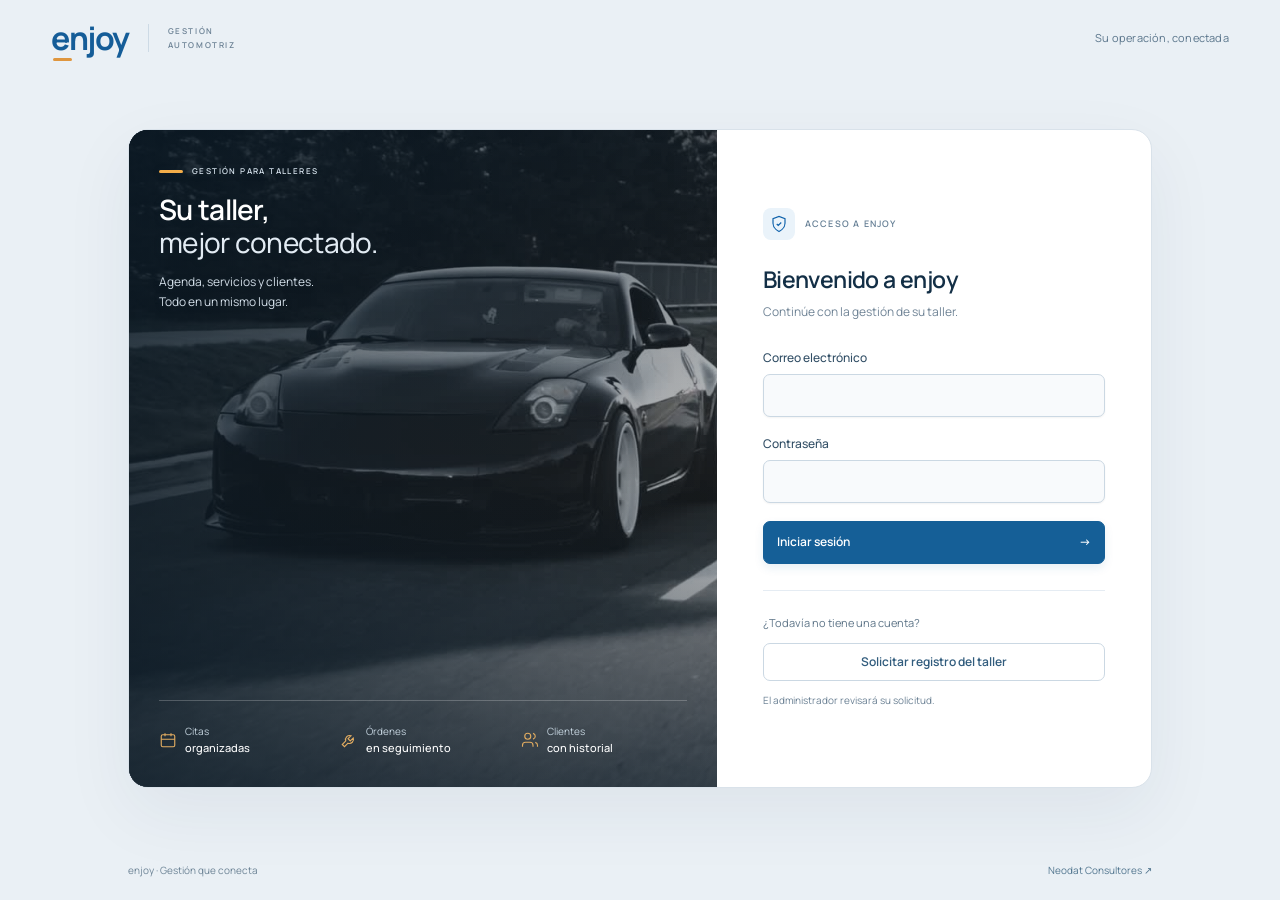
<file: index.html>
<!doctype html><html lang="es-EC"><head><meta charset="utf-8"><meta name="viewport" content="width=device-width,initial-scale=1,viewport-fit=cover,interactive-widget=resizes-content"><script src="viewport.js?v=catalog40"></script><meta name="theme-color" content="#0069b4"><title>enjoy · Gestión de talleres</title><link rel="icon" href="favicon.svg"><link rel="stylesheet" href="assets/fonts.css"><link rel="stylesheet" href="assets/tabler.min.css"><link rel="stylesheet" href="crm.css?v=catalog40"><link rel="stylesheet" href="responsive.css?v=catalog40"><link rel="stylesheet" href="access.css?v=catalog40"><link rel="stylesheet" href="workspace.css?v=catalog40"><link rel="stylesheet" href="form-scale.css?v=2"><link rel="stylesheet" href="platform.css?v=integrated3"><link rel="stylesheet" href="catalog.css?v=request46"><link rel="stylesheet" href="refinement.css?v=3"><link rel="stylesheet" href="network-map.css?v=2"><link rel="stylesheet" href="typography.css?v=5"><link rel="stylesheet" href="layout-balance.css?v=2"><link rel="stylesheet" href="workbench.css?v=3"><link rel="stylesheet" href="orders.css?v=1"><link rel="stylesheet" href="workspace-polish.css?v=1"><link rel="stylesheet" href="brand.css?v=1"><link rel="stylesheet" href="workshop-motion.css?v=4"><link rel="stylesheet" href="entry.css?v=acceso-movil"><link rel="stylesheet" href="integration.css?v=whatsapp-por-taller"><link rel="stylesheet" href="maintenance-native.css?v=fecha-proforma"><link rel="stylesheet" href="vehicle-catalog.css?v=cita-reagendada">
</head><body><aside id="sidebar" aria-label="Menú del taller"><button class="drawer-close" id="drawer-close" type="button" aria-label="Cerrar navegación">×</button><a class="brand" href="./">enjoy<span>GESTIÓN AUTOMOTRIZ</span></a><div class="workspace"><strong>Taller</strong><span>Propietario</span></div><nav id="nav" aria-label="Navegación principal"></nav></aside><button class="nav-backdrop" id="nav-backdrop" type="button" tabindex="-1" aria-label="Cerrar navegación"></button><div class="shell"><header><button id="menu" type="button" aria-controls="sidebar" aria-expanded="false" aria-label="Abrir navegación">☰</button><div class="header-context"><span class="header-brand">enjoy</span><span class="header-divider">/</span><strong id="crumb">Resumen</strong></div><button class="avatar" id="account" aria-label="Solicitar cuenta de taller">EC</button></header><main id="contenido"><section id="startup-state" class="startup-state" role="status"><span class="startup-brand">enjoy</span><span class="startup-loader" aria-hidden="true"></span><h1>Preparando su espacio de trabajo</h1><p>Cargando la plataforma…</p><button type="button" class="btn" hidden>Volver a cargar</button><noscript>Active JavaScript en su navegador para utilizar la plataforma.</noscript></section></main><footer><span>enjoy · Plataforma de gestión automotriz</span><a href="https://neodat.net" target="_blank" rel="noopener">Desarrollado por Neodat Consultores ↗</a></footer></div><nav id="mobile-nav" aria-label="Navegación rápida"></nav><dialog id="dialog"><form id="form"><div id="dialog-content"></div></form></dialog><div id="toast" role="status"></div><script src="startup.js?v=1"></script><script src="config.js?v=catalog40"></script><script src="connection.js?v=whatsapp-por-taller"></script><script src="crm.js?v=administracion-restaurada"></script><script src="map-geography.js?v=1"></script><script src="network-map.js?v=6"></script><script src="network-metrics.js?v=region-provincia"></script><script src="platform.js?v=panel-red"></script><script src="catalog.js?v=citas-ordenes-historial"></script><script src="workbench.js?v=panel-red"></script><script src="orders.js?v=recepcion-simple"></script><script src="workspace-polish.js?v=recepcion-en-orden"></script><script src="brand.js?v=1"></script><script src="assets/motion-14.5.0.js"></script><script src="workshop-motion.js?v=6"></script><script src="entry.js?v=esec1"></script><script src="maintenance-native.js?v=proforma-en-cita"></script>
<script src="vehicle-catalog.js?v=alerta-cita-visible"></script>
<script src="integration.js?v=administracion-restaurada"></script><script src="whatsapp.js?v=whatsapp-por-taller"></script></body></html>
</file>
<file: assets/fonts.css>
@font-face{font-family:Manrope;font-style:normal;font-weight:200 800;font-display:swap;src:url('Manrope.ttf')}
@font-face{font-family:Barlow;font-style:normal;font-weight:400;font-display:swap;src:url('Barlow-Regular.ttf')}
@font-face{font-family:Barlow;font-style:normal;font-weight:600;font-display:swap;src:url('Barlow-SemiBold.ttf')}
@font-face{font-family:'Barlow Condensed';font-style:normal;font-weight:600;font-display:swap;src:url('BarlowCondensed-SemiBold.ttf')}
</file>
<file: crm.css>
:root{--blue:#075aaa;--deep:#082c54;--ink:#152d45;--muted:#62758a;--line:#e2e9f1;--bg:#f3f6fa;--light:#eaf3fd}*{box-sizing:border-box}body{margin:0;font:14px/1.55 Manrope,Arial,sans-serif;color:var(--ink);background:var(--bg)}button,input,select,textarea{font:inherit}button{cursor:pointer;border:0}a{color:var(--blue);text-decoration:none}button,a,input,select,textarea{outline-offset:4px}#sidebar{position:fixed;inset:0 auto 0 0;width:240px;background:white;border-right:1px solid var(--line);padding:30px 18px;z-index:20;display:flex;flex-direction:column}.brand{font:600 52px/1 Barlow,sans-serif;letter-spacing:-2px;color:var(--blue);padding:0 18px}.brand span{font:700 9px Manrope;letter-spacing:2px;display:block;margin-top:14px;color:var(--muted)}.workspace{margin:32px 8px 24px;padding:16px 12px;border:1px solid var(--line);border-radius:8px;font-size:9px;letter-spacing:1px;color:var(--muted)}.workspace strong,.workspace span{display:block;letter-spacing:0}.workspace strong{font-size:13px;color:var(--ink);margin-top:7px}.workspace span{font-size:11px;margin-top:3px}nav button{width:100%;display:flex;align-items:center;gap:12px;background:none;text-align:left;padding:11px 14px;color:#526780;border-radius:7px;margin:3px 0;font-weight:600;font-size:12px}nav button.active{background:var(--light);color:var(--blue)}.nav-icon{width:22px;font-size:19px;font-weight:400}.side-bottom{margin-top:auto;padding:25px 12px 0;font-size:11px;color:var(--muted)}.side-bottom p{font-size:10px;margin-top:7px}.shell{margin-left:240px}header{height:78px;background:white;border-bottom:1px solid var(--line);display:flex;gap:20px;align-items:center;padding:0 36px;font-size:12px;color:var(--muted)}header span{margin:0 12px;color:#9aaaba}header strong{color:var(--ink)}header select{margin-left:auto;border:0;background:none;font-size:12px;color:var(--ink)}.avatar{background:var(--light);border:1px solid #cfe1f4;border-radius:50%;height:36px;width:36px;color:var(--blue);font-size:11px;font-weight:800}#menu{display:none;background:none;font-size:22px}main{max-width:1600px;padding:32px 36px 45px;margin:auto;min-height:calc(100vh - 145px)}.page-head{display:flex;justify-content:space-between;gap:18px;align-items:center;margin-bottom:25px}h1{font-size:29px;letter-spacing:-1.1px;line-height:1.3;margin:4px 0 7px;font-weight:800}h2{font-size:17px;letter-spacing:-.4px;margin:0}h3{font-size:14px;margin:0}p{margin:0;color:var(--muted)}.page-head p{font-size:13px}.eyebrow{font-size:10px;font-weight:700;letter-spacing:1.6px;color:var(--blue)}.btn{padding:11px 17px;border-radius:7px;background:var(--blue);color:white;font-size:12px;font-weight:700;white-space:nowrap;display:inline-flex;align-items:center;justify-content:center;gap:8px}.btn.secondary{background:white;color:var(--ink);border:1px solid var(--line)}.btn.small{padding:7px 11px;font-size:11px}.btn.danger{color:#b33b38;background:#fff0ee}.btn:disabled{opacity:.5;cursor:not-allowed}.actions{display:flex;gap:9px;align-items:center;flex-wrap:wrap}.demo{display:inline-flex;background:#edf3f8;color:#546b80;padding:4px 9px;border-radius:5px;font-size:10px;margin-bottom:15px}.welcome{background:var(--deep);border-radius:12px;overflow:hidden;display:grid;grid-template-columns:1.1fr 1fr;color:white;min-height:235px;margin-bottom:24px}.welcome-copy{padding:30px 34px;align-self:center}.welcome-copy h2{font-size:28px;line-height:1.22;letter-spacing:-.8px;max-width:370px;margin:10px 0 12px}.welcome-copy p{color:#c4d7eb;font-size:12px;max-width:355px}.welcome-copy .eyebrow{color:#92caff}.welcome-copy button{color:white;background:none;padding:0;margin-top:20px;font-size:12px;font-weight:700}.video-frame{position:relative;background:#10283e;min-height:235px}.video-frame video{width:100%;height:100%;position:absolute;object-fit:cover}.stats{display:grid;grid-template-columns:repeat(4,1fr);gap:16px;margin-bottom:24px}.stat{background:white;border:1px solid var(--line);border-radius:9px;padding:18px 21px}.stat-top{display:flex;justify-content:space-between;color:var(--muted);font-size:11px}.stat-icon{color:var(--blue);font-size:20px}.stat strong{display:block;font-size:29px;line-height:1.25;letter-spacing:-1px;margin:10px 0 7px}.stat small{color:var(--muted);font-size:10px}.grid{display:grid;grid-template-columns:1.4fr 1fr;gap:24px}.card{background:white;border:1px solid var(--line);border-radius:10px;overflow:hidden}.card-head{padding:20px 23px;display:flex;justify-content:space-between;align-items:center;gap:12px;border-bottom:1px solid var(--line)}.text-button{font-size:11px;color:var(--blue);font-weight:700;background:none;padding:0}.card-body{padding:22px}.row{display:flex;align-items:center;gap:13px;padding:17px 23px;border-bottom:1px solid #edf1f6}.row:last-child{border:0}.grow{flex:1}.row p{font-size:11px;margin-top:4px}.initials{height:36px;min-width:36px;background:var(--light);color:var(--blue);border-radius:8px;display:grid;place-items:center;font-size:11px;font-weight:800}.date-tile{width:39px;text-align:center;border:1px solid var(--line);border-radius:7px;line-height:1.2;padding:7px 4px;color:var(--blue)}.date-tile strong{display:block;font-size:17px}.date-tile small{font-size:8px}.badge{display:inline-block;font-size:10px;padding:4px 8px;border-radius:5px;background:var(--light);color:var(--blue);white-space:nowrap}.badge.green{background:#e9f6f0;color:#247250}.badge.amber{background:#fff5e5;color:#956013}.badge.red{background:#fff0ee;color:#b33b38}.toolbar{display:flex;justify-content:space-between;gap:14px;margin-bottom:20px}.search{border:1px solid var(--line);background:white;border-radius:7px;padding:11px 14px;min-width:260px;color:var(--ink)}.table-wrap{overflow:auto}table{border-collapse:collapse;width:100%;text-align:left;white-space:nowrap}th{background:#f8fafc;color:var(--muted);font-size:10px;text-transform:uppercase;letter-spacing:.7px;padding:13px 22px;font-weight:600}td{padding:17px 22px;border-top:1px solid var(--line);font-size:12px}td small{display:block;font-size:10px;color:var(--muted);margin-top:3px}.empty{padding:35px;text-align:center;color:var(--muted)}footer{display:flex;justify-content:space-between;gap:20px;padding:22px 36px;border-top:1px solid var(--line);font-size:10px;color:var(--muted)}footer a{color:var(--muted)}.calendar-layout{display:grid;grid-template-columns:1fr 260px;gap:22px}.calendar-title{display:flex;align-items:center;gap:13px}.calendar{display:grid;grid-template-columns:repeat(7,minmax(0,1fr))}.weekday{padding:12px;text-align:center;font-size:10px;color:var(--muted);border-bottom:1px solid var(--line)}.day{min-height:105px;background:white;padding:10px;border-right:1px solid var(--line);border-bottom:1px solid var(--line);text-align:left;color:var(--ink);vertical-align:top}.day.out{background:#f8fafc;color:#9daab8}.day.today .day-number{background:var(--blue);color:white;border-radius:50%;width:24px;height:24px;display:inline-grid;place-items:center}.day-number{font-size:11px}.event{display:block;margin-top:7px;background:var(--light);border-left:2px solid var(--blue);color:var(--blue);padding:4px 5px;border-radius:3px;font-size:9px;white-space:nowrap;overflow:hidden;text-overflow:ellipsis}.notice{padding:15px 20px;background:#eaf3fd;border:1px solid #cfe1f4;border-radius:8px;color:#315779;margin-bottom:20px;font-size:12px}.service-grid{display:grid;grid-template-columns:repeat(3,1fr);gap:20px}.service{padding:24px}.service-icon{font-size:27px;color:var(--blue);margin-bottom:18px}.service h3{font-size:16px}.service p{font-size:11px;margin:7px 0 20px}.price{font-size:25px;font-weight:800;letter-spacing:-.8px}.price small{font-size:10px;font-weight:400;letter-spacing:0;color:var(--muted)}.service .actions{margin-top:18px}.approval{padding:23px}.approval .actions{margin-top:20px}.approval p{font-size:12px;margin-top:8px}.approval h3{font-size:17px}.approval-grid{display:grid;grid-template-columns:repeat(2,1fr);gap:20px;margin-bottom:26px}.profile{display:grid;grid-template-columns:1fr 1fr;gap:18px}.detail{padding:17px;background:#f8fafc;border-radius:7px}.detail small{display:block;color:var(--muted);margin-bottom:5px}dialog{border:1px solid var(--line);border-radius:13px;padding:0;max-width:620px;width:calc(100% - 32px);max-height:90vh;box-shadow:0 24px 90px #082c5433}dialog::backdrop{background:#09274280;backdrop-filter:blur(3px)}.dialog-head{padding:24px 27px;border-bottom:1px solid var(--line);display:flex;align-items:center;justify-content:space-between}.dialog-head h2{font-size:21px}.icon-button{background:none;padding:5px 10px;font-size:21px;color:var(--muted)}.fields{padding:24px 27px;display:grid;grid-template-columns:1fr 1fr;gap:18px}.fields label{font-size:11px;font-weight:700;display:block}.fields input,.fields select,.fields textarea{display:block;width:100%;border:1px solid #cfdbe7;border-radius:6px;padding:10px 12px;margin-top:7px;color:var(--ink);background:white}.fields .full{grid-column:1/-1}.fields label.check{display:flex;align-items:center;gap:10px;padding:11px;border:1px solid var(--line);border-radius:6px;font-size:12px}.fields .check input{width:auto;margin:0}.dialog-footer{padding:17px 27px;background:#f8fafc;display:flex;justify-content:flex-end;gap:9px;border-top:1px solid var(--line)}#toast{position:fixed;bottom:25px;right:25px;background:var(--deep);color:white;border-radius:8px;padding:13px 21px;z-index:100;display:none;font-size:12px}
/* Superficies y acceso */
body{background:#edf2f7}#sidebar{background:#082c54;color:white;border:0}.brand{color:white}.brand span,.workspace,.workspace span,.side-bottom{color:#b8cbe0}.workspace{background:#ffffff08;border-color:#ffffff20}.workspace strong{color:white}nav button{color:#c9d9e9}nav button.active{background:#ffffff14;color:white;box-shadow:inset 3px 0 #71b7ff}.welcome{background:linear-gradient(120deg,#082c54,#075aaa)}header{box-shadow:0 3px 20px #082c5404}.card,.stat{box-shadow:0 3px 12px #082c5403}.logged-out #sidebar{display:none}.logged-out .shell{margin:0}.logged-out header>div{display:none}.logged-out header:before{content:'enjoy';font:600 37px Barlow;color:var(--blue);letter-spacing:-1px;margin-right:auto}.logged-out header .avatar,.logged-out #menu{display:none}.auth-layout{display:grid;grid-template-columns:1.25fr 1fr;gap:70px;align-items:center;max-width:1140px;margin:25px auto 45px}.auth-intro h1{font-size:47px;letter-spacing:-2px;line-height:1.14;margin:16px 0 20px}.auth-intro>p{font-size:15px;max-width:390px}.auth-video{margin-top:30px;border-radius:12px;overflow:hidden;background:#082c54;aspect-ratio:16/9}.auth-video video{width:100%;height:100%;object-fit:cover}.auth-features{display:flex;justify-content:space-between;font-size:10px;color:var(--muted);margin-top:17px}.login-card{background:white;border:1px solid var(--line);border-radius:14px;padding:40px;box-shadow:0 20px 70px #082c5409}.login-card h2{font-size:25px;margin:12px 0}.login-card>p{font-size:12px}.login-card form{margin-top:28px}.login-card label{display:block;font-size:12px;font-weight:700;margin:17px 0}.login-card input{width:100%;display:block;margin-top:8px;padding:12px;border:1px solid #cfdbe7;border-radius:7px}.login-card form .btn{width:100%;margin-top:8px}.register-link{border-top:1px solid var(--line);padding-top:24px;margin-top:25px}.register-link p{font-size:12px}.register-link .btn{width:100%;margin:14px 0}.register-link small{display:block;font-size:10px;color:var(--muted)}.login-card .demo{margin-top:23px;margin-bottom:0}#login-error{color:#b33b38;font-size:12px;margin-top:12px}
.nav-icon svg{width:19px;height:19px;display:block;fill:none;stroke:currentColor;stroke-width:1.65;stroke-linecap:round;stroke-linejoin:round}header .avatar{margin-left:auto}.logged-out header .avatar{margin:0}
/* enjoy — dirección visual final */
:root{--blue:#0065bd;--deep:#07305d;--ink:#132e4b;--muted:#59728a;--line:#dce6ef;--bg:#f1f5f9;--light:#e8f3ff}body{background:#f1f5f9}#sidebar{width:224px;background:#fff;color:var(--ink);border-right:1px solid var(--line);padding:28px 14px}.shell{margin-left:224px}.brand{color:#0065bd;font-size:49px;padding:0 18px}.brand span{color:#7890a6;font-size:8px;letter-spacing:2px}.workspace{margin:28px 8px 21px;background:#f5f8fc;border:1px solid #e2eaf2;padding:16px 12px;color:#607d98}.workspace strong{color:var(--ink);font-size:12px}.workspace span{color:#58768f}.workspace span:before{content:'';display:inline-block;width:5px;height:5px;background:#16896a;border-radius:50%;margin-right:6px}nav button{color:#58738b;font-size:12px;padding:12px 15px;margin:3px 0;font-weight:600}nav button.active{background:#e9f3ff;color:#0065bd;box-shadow:none}nav button.active:after{content:'';width:5px;height:5px;border-radius:50%;background:#0065bd;margin-left:auto}.side-bottom{color:#698196;font-size:10px;border-top:1px solid var(--line);padding-top:16px}.side-bottom p{color:#8194a6;font-size:9px}header{height:70px;background:#fff;padding:0 32px}.breadcrumb{font-size:11px}main{padding:29px 32px 40px}h1{font-size:30px;letter-spacing:-1.1px}.page-head{margin-bottom:24px}.eyebrow{color:#71879a;font-size:9px;letter-spacing:1.7px}.page-head p{font-size:12px}.btn{background:#0065bd;border-radius:6px;padding:12px 18px;font-size:11px;box-shadow:0 3px 6px #0065bd12}.btn.secondary{box-shadow:none}.card{border:1px solid #dde6ef;border-radius:9px;box-shadow:0 2px 5px #163d6003}.welcome{background:linear-gradient(110deg,#07305d,#005fba);min-height:205px}.welcome-copy h2{font-size:26px}.welcome-copy .eyebrow{color:#9ad2ff}.welcome-copy{padding:25px 30px}.video-frame{min-height:205px}.stat{border-radius:7px;box-shadow:none;padding:20px}.stat strong{font-size:32px}.stat-top{font-size:11px}.stats{gap:14px}.demo{font-size:9px;background:transparent;padding:0;color:#698196}.agenda-summary{display:flex;align-items:center;gap:38px;border-top:1px solid var(--line);border-bottom:1px solid var(--line);padding:17px 3px;margin:0 0 24px}.agenda-summary>div{display:flex;gap:11px;align-items:center}.agenda-summary strong{font-size:23px;letter-spacing:-.8px;font-weight:800}.agenda-summary span{color:var(--muted);font-size:11px}.agenda-summary .agenda-summary-note{margin-left:auto;gap:7px;font-size:10px}.status-dot{width:6px;height:6px;background:#1d9d77;display:inline-block;border-radius:50%}.agenda-layout{display:grid;grid-template-columns:minmax(0,1fr) 300px;gap:24px}.calendar-card>.card-head{padding:20px 19px;min-height:78px}.calendar-title{gap:14px}.calendar-title h2{text-transform:capitalize;font-size:18px;letter-spacing:-.5px}.month-arrows{display:flex;gap:2px}.month-arrows .icon-button{border:1px solid #dce6ef;background:white;border-radius:5px;font-size:21px;height:29px;padding:0 10px;color:#58728a}.today-button{border:1px solid var(--line);border-radius:4px;padding:5px 8px;color:#4c6a87;font-size:10px}.segmented{display:flex;background:#eff4f8;border-radius:5px;padding:3px}.segmented button{padding:6px 12px;color:#637c92;background:transparent;font-size:10px;border-radius:3px}.segmented button.selected{background:white;box-shadow:0 1px 4px #082c5412;color:#075aaa;font-weight:800}.weekday{text-transform:uppercase;letter-spacing:.7px;font-size:8px;color:#7a8da1;background:#fbfcfe;padding:13px 2px}.weekday abbr{display:none}.day{min-height:126px;padding:8px;border:0;border-right:1px solid #e7edf4;border-bottom:1px solid #e7edf4;position:relative}.day:nth-child(7n){border-right:0}.day.out{background:#f9fbfd;color:#9cacbb}.day.selected-day{background:#f0f7ff;box-shadow:inset 0 0 0 1px #a8cdec}.day-select{background:transparent;color:inherit;width:100%;display:flex;align-items:center;justify-content:space-between;padding:0;text-align:left;min-height:24px}.day-number{font-size:10px;width:23px;height:23px;display:grid;place-items:center}.day.today .day-number{background:#0065bd;color:white}.day.selected-day:not(.today) .day-number{background:#d7eaff;color:#075aaa;border-radius:50%}.day-count{font-size:7px;color:#7b93a8}.calendar-event{display:block;width:100%;background:#e4f0ff;border-left:2px solid #187bd2;border-radius:3px;margin-top:7px;padding:6px;text-align:left;color:#174f82;font-size:9px;overflow:hidden}.calendar-event strong{font-size:9px;display:block;margin-bottom:3px}.calendar-event span{display:block;font-weight:600;white-space:nowrap;text-overflow:ellipsis;overflow:hidden}.calendar-event small{display:block;color:#547996;font-size:8px;margin-top:3px;white-space:nowrap;text-overflow:ellipsis;overflow:hidden}.calendar-event.arrived{background:#fff3d9;border-color:#d5a134;color:#8e681c}.calendar-event.done{background:#e5f5ed;border-color:#2c9b74;color:#29715b}.calendar-key{display:flex;align-items:center;gap:16px;padding:15px 18px;font-size:9px;color:#627b92}.calendar-key span{display:flex;align-items:center;gap:5px}.calendar-key i{display:block;width:5px;height:5px;background:#187bd2;border-radius:50%}.calendar-key i.amber{background:#d5a134}.calendar-key i.green{background:#2c9b74}.calendar-key p{margin-left:auto;font-size:9px}.more-events{background:transparent;color:#075aaa;font-size:8px;margin-top:5px}.day-agenda-head{padding:3px 0 19px;border-bottom:1px solid #dbe5ef;margin-bottom:18px}.day-agenda-head h2{font-size:20px;line-height:1.4;text-transform:capitalize;margin:10px 0 7px;letter-spacing:-.6px}.day-agenda-head p{font-size:10px}.appointment-card{background:#fff;border:1px solid var(--line);border-radius:8px;margin-bottom:12px;display:flex;overflow:hidden}.appointment-time{padding:21px 12px;width:64px;flex-shrink:0;border-right:1px solid #e7edf4;text-align:center;background:#f9fbfe}.appointment-time strong{font-size:11px}.appointment-time span{display:block;font-size:8px;color:#7b91a6;margin-top:5px}.appointment-info{padding:17px 14px;flex:1;min-width:0}.appointment-top{display:flex;justify-content:space-between;align-items:center;gap:6px;margin-bottom:14px}.appointment-top .badge{font-size:8px;padding:3px 6px}.appointment-top button{font-size:9px}.appointment-info h3{font-size:12px}.appointment-info p{font-size:9px;margin-top:7px}.appointment-info p b{display:block;width:max-content;font-size:8px;border:1px solid #d6e2ed;padding:2px 5px;border-radius:3px;margin-top:7px;color:#415f7b}.appointment-reason{border-top:1px solid #edf2f6;padding-top:11px;margin-top:13px;font-size:10px;color:#59728a}.appointment-actions{margin-top:11px}.appointment-actions button{padding:0;background:none;color:#0065bd;font-size:9px;font-weight:700}.full-button{width:100%;margin-top:5px;background:#fff;font-size:10px}.agenda-tip{border-left:2px solid #c2d9ed;padding:0 14px;margin-top:25px}.agenda-tip strong{font-size:10px}.agenda-tip p{font-size:9px;margin-top:7px;line-height:1.8}.agenda-empty{padding:25px 20px;background:white;border:1px dashed #c9d9e7;border-radius:7px;text-align:center;margin-bottom:16px}.agenda-empty svg{width:28px;height:28px;fill:none;stroke:#93aec6;stroke-width:1.5}.agenda-empty h3{font-size:12px;margin-top:14px}.agenda-empty p{font-size:10px;margin-top:7px}.week-view .day{min-height:380px}.calendar-event:hover{filter:brightness(.97)}footer{font-size:9px;color:#748a9e;border-color:#dce6ef}.login-card{border-radius:10px}.auth-intro h1{font-size:46px;letter-spacing:-1.8px}.logged-out header:before{color:#0065bd}.logged-out .shell{margin:0}
.metric-row{display:flex;align-items:center;gap:16px;font-size:12px;margin:22px 0}.metric-row>span{min-width:100px}.metric-track{height:8px;border-radius:6px;flex:1;background:#edf3f8;overflow:hidden}.metric-track i{display:block;height:100%;border-radius:6px}.metric-note{font-size:10px;line-height:1.7;margin-top:23px}.side-bottom{flex-shrink:0}#sidebar{overflow-y:auto}nav{padding-bottom:15px}.day-select:focus-visible,.calendar-event:focus-visible{outline:2px solid #0065bd;outline-offset:1px}#dialog h2{font-size:21px}.fields input:focus,.fields select:focus{border-color:#0065bd}.calendar-event.cancelled{opacity:.5}#dialog .notice{margin:0}
.calendar-title h2:first-letter,.day-agenda-head h2:first-letter{text-transform:uppercase}
/* enjoy / agenda de trabajo */
:root{--ink:#102e4c;--blue:#006cca;--muted:#58738c;--bg:#eef3f7;--line:#d9e3ec}body{font-size:15px;background:#eef3f7}#sidebar{width:210px;padding:22px 12px;background:#092c4c;border:0;overflow-x:hidden;color:#fff}.shell{margin-left:210px}.brand{color:#fff;font-size:48px;padding:0 16px;letter-spacing:-1.8px}.brand span{font-size:8px;letter-spacing:1.5px;color:#8db2cf;margin-top:9px}.workspace{margin:23px 5px 15px;background:#ffffff08;border-color:#ffffff18;padding:11px 13px;border-radius:5px;color:#86a7c3;letter-spacing:.8px;font-size:8px}.workspace strong{color:#edf6ff;font-size:12px;line-height:1.4;margin-top:5px}.workspace span{color:#92b6d2;font-size:9px}.workspace span:before{background:#5ad4b5}nav{padding-bottom:10px}nav button{font-size:12px;color:#b7cce0;gap:11px;padding:9px 13px;border-radius:5px;margin:2px 0}nav button.active{background:#006cca;color:#fff;box-shadow:0 5px 15px #001b3330}nav button.active:after{background:#fff}.nav-icon svg{width:18px;height:18px}.side-bottom{color:#91b0ca;font-size:9px;padding:13px 9px 0;border-color:#ffffff16}.side-bottom p{color:#799ab7;font-size:8px}header{height:65px;padding:0 30px;border-bottom-color:#dbe5ee}.avatar{border-color:#d1e4f5;background:#e6f1fc;color:#0065bd}main{padding:28px 30px 40px}.agenda-banner{display:flex;align-items:center;gap:23px;padding:26px 27px;margin-bottom:22px;border:1px solid #c7dced;background:#fff;border-radius:9px;position:relative;overflow:hidden;box-shadow:0 7px 25px #163d6005}.agenda-banner:before{content:'';position:absolute;left:0;top:0;bottom:0;width:5px;background:#006cca}.agenda-banner-date{border-right:1px solid #d8e5ef;padding-right:25px;min-width:96px;text-align:center}.agenda-banner-date strong{display:block;font:600 52px/1 Barlow,sans-serif;letter-spacing:-1px;color:#0065bd}.agenda-banner-date span{display:block;text-transform:uppercase;font-size:9px;letter-spacing:1px;color:#5c7b95;margin-top:9px}.agenda-banner-title{flex:1}.agenda-banner-title>span{font-size:9px;letter-spacing:1.5px;font-weight:700;color:#7691a7}.agenda-banner-title h1{font-size:33px;letter-spacing:-1px;margin:6px 0 5px}.agenda-banner-title p{font-size:12px;color:#648098;max-width:440px}.agenda-banner>.btn{padding:13px 20px;font-size:12px;box-shadow:none}.agenda-summary{background:transparent;border-top:0;padding:0 5px 21px;margin-bottom:23px;gap:30px}.agenda-summary strong{font-size:25px;font-weight:800;color:#143653}.agenda-summary span{font-size:11px}.agenda-layout{gap:23px;grid-template-columns:minmax(0,1fr) 320px}.calendar-card{border-color:#cbdbe8;border-radius:7px}.calendar-card>.card-head{background:#fdfefe;padding:18px;min-height:73px}.calendar-title h2{font-size:20px;text-transform:none}.segmented{background:#e7eef5}.segmented button{font-size:11px}.weekday{font-size:9px;font-weight:700;letter-spacing:.4px;padding:14px 3px;background:#f2f6fa;color:#5f7b93}.day{background:#fff;padding:9px 6px;min-height:115px;border-color:#e1e9f1}.day.out{background:#f6f9fc}.day.selected-day{background:#eff7ff;box-shadow:inset 0 0 0 1px #70afdf}.day-number{font-size:12px;font-weight:700;width:25px;height:25px}.day-count{font-size:8px}.day-events{padding-top:2px}.calendar-event{padding:9px 8px;margin-top:9px;background:#e9f3ff;border-left:3px solid #0074cd;border-radius:4px;color:#144774;box-shadow:0 1px 2px #0c3c5b06}.calendar-event strong{font-size:15px;font-weight:800;letter-spacing:-.3px;line-height:1.2;margin-bottom:6px}.calendar-event span{font-size:11px;line-height:1.4;white-space:normal;font-weight:700;min-height:30px}.calendar-event .event-plate{font-size:9px;letter-spacing:.3px;color:#396b94;margin-top:5px;font-weight:600}.calendar-event .event-service{font-size:9px;line-height:1.45;white-space:normal;color:#66829b;margin-top:6px}.calendar-event.arrived{background:#fff3d7;border-color:#d79d24;color:#806015}.calendar-event.done{background:#e6f4ef;border-color:#249976;color:#266b58}.calendar-event.arrived .event-plate,.calendar-event.arrived .event-service{color:#8a7747}.calendar-event.done .event-plate,.calendar-event.done .event-service{color:#567d70}.week-view .day{min-height:410px}.calendar-key{padding:15px 18px;font-size:10px;background:#fafcfe}.calendar-key p{font-size:9px}.day-agenda-head{background:#092c4c;padding:23px 21px;border-radius:7px;border:0;margin-bottom:15px;position:relative}.day-agenda-head:before{content:'';position:absolute;left:0;top:20px;height:27px;width:3px;background:#57b4ff}.day-agenda-head .eyebrow{color:#8eb7d6;letter-spacing:1.7px;font-size:9px}.day-agenda-head h2{color:#fff;font-size:23px;line-height:1.25;text-transform:none;margin:11px 0}.day-agenda-head p{color:#9fbdd4;font-size:11px}.day-agenda-head p span{display:block;margin-top:5px;font-size:9px;color:#779fbe}.appointment-card{border-color:#d2e0eb;border-radius:7px;box-shadow:0 3px 8px #123c5c04}.appointment-time{width:70px;padding:23px 12px;background:#f8fafc}.appointment-time strong{font-size:15px;letter-spacing:-.5px}.appointment-time span{font-size:9px}.appointment-info{padding:17px}.appointment-info h3{font-size:14px;letter-spacing:-.2px}.appointment-info p{font-size:11px}.appointment-info p b{font-size:9px;color:#335d7d;padding:3px 6px}.appointment-top .badge{font-size:9px}.appointment-top button{font-size:10px}.appointment-reason{font-size:11px;padding-top:12px}.appointment-actions button{font-size:10px}.full-button{font-size:11px;padding:13px}.agenda-tip{padding-left:16px}.agenda-tip strong{font-size:12px}.agenda-tip p{font-size:11px}.page-head h1{font-size:33px}.card-head h2{font-size:18px}td{font-size:13px}td small{font-size:11px}.stat strong{font-size:35px}.stat-top{font-size:12px}.text-button{font-size:12px}.service h3{font-size:19px}.service p{font-size:12px}.welcome-copy h2{font-size:31px}.welcome-copy p{font-size:13px}.welcome-copy .eyebrow{font-size:9px}.logged-out .shell{margin:0}
/* enjoy / recepción */
body{background:#f6f7f8;color:#1d303f}main{padding:35px 34px 42px}.reception-heading{display:flex;align-items:center;justify-content:space-between;gap:22px;margin-bottom:26px}.reception-heading h1{font-size:39px;font-weight:600;letter-spacing:-1.6px;line-height:1;margin:0 0 13px}.reception-heading p{font-size:13px;color:#687b89;text-transform:none}.reception-heading p:first-letter{text-transform:uppercase}.reception-heading .btn{border-radius:3px;font-size:12px;padding:12px 21px;box-shadow:none}.segmented{border-radius:3px;background:#e9edf0;padding:3px}.segmented button{font-size:12px;padding:7px 15px;border-radius:2px;color:#667b8c}.segmented button.selected{box-shadow:none;color:#163c5c}.week-strip{display:grid;grid-template-columns:130px repeat(7,minmax(0,1fr));border:1px solid #d9e1e7;border-radius:4px;background:#fff;margin-bottom:32px;overflow:hidden}.strip-navigation{display:flex;align-items:center;justify-content:center;gap:6px;border-right:1px solid #dce3e9}.strip-navigation button{background:none;color:#5b7284;font-size:19px;padding:5px}.strip-navigation button:nth-child(2){font-size:11px}.strip-day{background:white;border-left:1px solid #edf0f3;padding:14px 8px;display:flex;flex-direction:column;align-items:center;gap:5px;position:relative;color:#243f52}.strip-day>span{text-transform:uppercase;font-size:9px;color:#8393a0;letter-spacing:.8px}.strip-day strong{font:600 25px Barlow,sans-serif;line-height:1.1}.strip-day small{font-size:9px;color:#82929e}.strip-day.selected{background:#f1f6fb}.strip-day.selected:after{content:'';position:absolute;bottom:0;left:14px;right:14px;height:3px;background:#0065bd}.strip-day.selected strong{color:#0065bd}.reception-layout{display:grid;grid-template-columns:minmax(0,1fr) 310px;gap:30px;align-items:start}.reception-list{background:#fff;border:1px solid #d8e1e8;border-radius:4px;overflow:hidden}.reception-list-head{padding:20px 23px;display:flex;justify-content:space-between;align-items:center;border-bottom:1px solid #dce4eb}.reception-list-head h2{font-size:19px;font-weight:600;letter-spacing:-.3px}.reception-list-head>span{font-size:11px;color:#8293a0}.reception-labels,.reception-row{display:grid;grid-template-columns:76px minmax(150px,1.2fr) minmax(130px,1fr) 105px;gap:14px;padding:15px 22px;align-items:center}.reception-labels{background:#fafbfc;font-size:9px;text-transform:uppercase;letter-spacing:.8px;color:#8294a3;border-bottom:1px solid #e5ebf0}.reception-row{width:100%;background:#fff;text-align:left;border-bottom:1px solid #e6ecf1;min-height:111px;color:#253f52;position:relative}.reception-row.chosen{background:#f5f9fd}.reception-row.chosen:before{content:'';position:absolute;left:0;top:0;bottom:0;width:3px;background:#0065bd}.reception-row:hover{background:#f5f9fc}.arrival-time strong{display:block;font:600 25px/1 Barlow,sans-serif;letter-spacing:-.3px;color:#284b66}.arrival-time small{display:block;font-size:10px;color:#8a9da9;margin-top:9px}.arrival-client strong{font-size:13px;font-weight:700;display:block;line-height:1.4}.arrival-client>span{font-size:11px;color:#718695;display:block;margin-top:5px}.arrival-client small{font:600 10px Barlow,sans-serif;letter-spacing:1px;color:#587383;border:1px solid #dce5ed;border-radius:2px;display:inline-block;padding:2px 5px;margin-top:8px}.arrival-service{font-size:12px;color:#5d778a;line-height:1.7}.arrival-status{display:flex;align-items:center;gap:6px;font-size:10px;color:#708692}.arrival-status i{width:5px;height:5px;background:#6c9dc6;border-radius:50%;flex-shrink:0}.arrival-status>span{margin-left:auto;font-size:22px;color:#8ba3b5}.arrived .arrival-status i{background:#c29131}.done .arrival-status i{background:#429d82}.cancelled .arrival-status i{background:#a1a9af}.cancelled{opacity:.6}.reception-foot{font-size:10px;color:#92a1ad;padding:16px 22px;background:#fcfdfe}.unit-inspector{background:#fff;border:1px solid #d4dee7;border-radius:4px;overflow:hidden}.unit-inspector-top{display:flex;align-items:center;justify-content:space-between;padding:20px 23px;border-bottom:1px solid #e3e9ee}.unit-inspector-top>span{font-size:9px;letter-spacing:1.1px;color:#8c9faa}.unit-inspector-top .text-button{font-size:11px}.unit-title{padding:26px 24px 23px;background:#0b304e;color:white}.unit-title .plate{font:600 12px Barlow,sans-serif;letter-spacing:2px;display:inline-block;color:#cbdbe6;border:1px solid #617d93;border-radius:3px;padding:4px 9px;margin-bottom:20px}.unit-title h2{font:400 30px/1.15 Barlow,sans-serif;letter-spacing:-.3px;margin-bottom:13px}.unit-title p{font-size:11px;color:#90acbf}.unit-title p>span{margin:0 7px}.unit-details{margin:0;padding:8px 23px 5px}.unit-details>div{padding:16px 0;border-bottom:1px solid #e4ebef}.unit-details>div:last-child{border:0}.unit-details dt{font-size:9px;color:#90a0ad;margin-bottom:6px}.unit-details dd{margin:0;font-size:12px;color:#3d586c;line-height:1.6;overflow-wrap:anywhere}.unit-actions{display:flex;flex-direction:column;gap:9px;padding:12px 23px 23px}.unit-actions .btn{border-radius:3px;font-size:11px;padding:11px;box-shadow:none}.agenda-banner{border-radius:4px;box-shadow:none}.agenda-banner-date{display:none}.agenda-banner:before{display:none}.agenda-banner-title>span,.agenda-banner-title p{display:none}.agenda-banner-title h1{font-size:30px;font-weight:600}.card,.stat{border-radius:4px;box-shadow:none}.welcome-copy h2{font-size:29px;font-weight:600}.welcome{border-radius:4px}.page-head .eyebrow{display:none}.page-head h1{font-size:34px;font-weight:600}.page-head p{font-size:12px}#sidebar{background:#10314a;padding-top:24px}.brand{font-size:43px}.brand span{color:#7091a9;letter-spacing:1.2px}.workspace{border-radius:3px;background:transparent;border-color:#ffffff1b}.workspace>strong{font-weight:600}nav button{border-radius:3px;font-weight:500}nav button.active{box-shadow:none;background:#ffffff13;color:#fff;position:relative}nav button.active:before{content:'';position:absolute;left:0;top:7px;bottom:7px;width:2px;background:#7fc4ff}nav button.active:after{display:none}header{border-color:#e1e6eb;background:#fff}.side-bottom{border-color:#ffffff12}.stat-top{font-size:11px}.stat strong{font:600 36px Barlow,sans-serif}.demo{margin-bottom:10px;color:#9ba9b4;font-size:9px}.calendar-key{border-top:1px solid #e4ebf0}.day-agenda-head{border-radius:4px}.appointment-card{border-radius:4px;box-shadow:none}.login-card{border-radius:4px;box-shadow:none}.auth-intro h1{font-weight:600}
/* Navegación de enjoy */
#sidebar{width:216px;background:#fff;border-right:1px solid #dce3e9;padding:27px 17px;overflow-y:auto}.shell{margin-left:216px}.brand{font-size:37px;color:#0860a6;letter-spacing:-1px;padding:0 12px}.brand span{display:none}.workspace{margin:26px 12px 24px;padding:17px 0;border:0;border-top:1px solid #e2e8ed;border-bottom:1px solid #e2e8ed;background:none;font-size:12px;letter-spacing:0}.workspace strong{font-size:12px;color:#324e63;font-weight:600;line-height:1.55;margin:0}.workspace span{font-size:10px;color:#8293a0;margin-top:5px}.workspace span:before{display:none}nav button{padding:11px 12px;margin:3px 0;border-radius:3px;font-size:12px;letter-spacing:0;color:#607382;font-weight:500;gap:13px}nav button.active{background:#edf3f8;color:#075b9e;box-shadow:none;font-weight:700}nav button.active:before{display:none}nav button.active:after{display:block;content:'';width:4px;height:4px;margin-left:auto;border-radius:50%;background:#0870bd}.nav-icon svg{width:17px;height:17px;stroke-width:1.45}nav{padding-bottom:18px}
/* Paleta de gestión */
:root{--blue:#086cc1;--deep:#103758;--ink:#19364e;--muted:#617c92;--line:#d8e3ed;--light:#eaf3fc}body{background:#eef3f8}#sidebar{background:#103758;border:0}.brand{color:#fff}.workspace{border-color:#ffffff20}.workspace strong{color:#e8f2fc}.workspace span{color:#94b5d0}nav button{color:#bdd0e0}nav button.active{background:#1c507a;color:#fff}nav button.active:after{background:#8bc8fa}.nav-icon svg{stroke:currentColor}.btn{background:#086cc1}.btn.secondary{background:#fff;color:#345570;border-color:#d1dfeb}header{background:#fff;border-color:#d8e3ed}.strip-day.selected{background:#e9f3fc}.strip-day.selected:after{background:#086cc1}.reception-list-head{background:#f5f9fd}.unit-title{background:#103758}.card-head{background:#f7fafd}.stat{border-top:2px solid #5799cb}.reception-row.chosen{background:#edf5fd}.logged-out header:before{color:#086cc1}
/* Registro de clientes y unidades */
main[data-page="clients"],main[data-page="vehicles"]{background:#f3f5f7;padding:35px 34px 50px}.records-heading{display:flex;justify-content:space-between;align-items:center;gap:25px;margin-bottom:30px}.records-heading h1{font-size:34px;font-weight:600;letter-spacing:-1px;margin:0 0 11px;line-height:1.1;display:flex;align-items:center;gap:14px}.records-heading h1>span{font:500 13px Manrope,sans-serif;letter-spacing:0;color:#718898;border:1px solid #d2dde5;background:#fff;padding:5px 9px;border-radius:3px}.records-heading p{color:#758997;font-size:12px;line-height:1.7}.records-heading>.btn{border-radius:3px;font-size:12px;box-shadow:none;padding:13px 21px;background:#0d64ad}.records-register{background:#fff;border:1px solid #cbd8e2;border-radius:4px;overflow:hidden}.records-tools{display:flex;align-items:center;gap:23px;padding:23px 25px;background:#fff;border-bottom:1px solid #d8e2e9}.records-search{display:flex;align-items:center;gap:11px;flex:1;max-width:440px;border:1px solid #cfdae3;border-radius:3px;padding:11px 13px;background:#fafcfd}.records-search svg{width:17px;height:17px;stroke:#8298a8;stroke-width:1.7;fill:none;flex-shrink:0}.records-search input{width:100%;border:0;background:transparent;font-size:12px;outline:none;color:#244459;min-width:0}.records-search:focus-within{outline:2px solid #8ab9dd;outline-offset:1px}.records-search input::placeholder{color:#92a3af}.records-filter{display:flex;align-items:center;gap:10px;color:#8899a7;font-size:10px;white-space:nowrap}.records-filter select{padding:10px 10px;border:1px solid #d5dfe7;border-radius:3px;font-size:11px;color:#4b677a;background:#fff;max-width:170px}.records-result{margin-left:auto;color:#8a9ba7;font-size:10px;white-space:nowrap}.records-table{white-space:normal;min-width:790px}.records-table thead th{background:#183d59;color:#d1e0ea;padding:14px 20px;font-size:9px;font-weight:600;letter-spacing:.9px;border-right:1px solid #ffffff0b;vertical-align:middle}.records-table tbody td{padding:23px 20px;font-size:12px;color:#4b677b;border-top:0;border-bottom:1px solid #e2e8ed;vertical-align:middle}.records-table tr:last-child td{border-bottom:0}.records-table tbody tr:hover{background:#f9fbfd}.records-table .number-cell{width:57px;padding-left:24px;padding-right:12px;font-size:10px;color:#90a1ae}.records-table th.number-cell{color:#9eb6c8}.records-table small{font-size:10px;color:#8a9da9;margin-top:8px;line-height:1.55}.record-identity{min-width:175px}.record-identity>button{background:none;padding:0;display:block;font-size:14px;font-weight:700;color:#193d58;text-align:left;line-height:1.5}.record-identity>button:hover,.owner-link:hover{color:#096cb5;text-decoration:underline}.record-contact{min-width:165px}.record-contact>span{display:block;font-size:12px;line-height:1.6;overflow-wrap:anywhere}.record-contact .secondary-line{font-size:10px;color:#899ca9;margin-top:7px;display:block}.owner-link{display:block;text-align:left;padding:0;background:none;color:#4e6a7e;font-size:12px;line-height:1.55}.records-table .units-count{font:600 21px/1 Barlow,sans-serif;color:#36576e;display:block}.records-table .appointment-date{font-size:12px;color:#385d77;font-weight:600}.records-table .muted-cell{color:#9babb6;font-size:10px}.records-table .record-actions,.record-actions-head{text-align:right;min-width:112px}.record-actions button{display:inline-flex;gap:11px;align-items:center;font-size:10px;background:none;color:#096ab4;padding:7px 0;font-weight:600;white-space:nowrap}.record-actions button>span{font-size:15px;font-weight:400}.record-plate{font:600 10px Barlow,sans-serif;letter-spacing:1.2px;color:#5b7587;padding:4px 7px;border:1px solid #ccd9e3;display:inline-block;margin-top:8px;border-radius:2px;background:#f8fafb}.odometer{font:500 21px/1 Barlow,sans-serif;letter-spacing:.2px;color:#3e5e74}.records-register-foot{padding:16px 24px;border-top:1px solid #dfe6ec;background:#fcfdfe;display:flex;justify-content:space-between;gap:22px;color:#8a9ea9;font-size:9px;line-height:1.7}.records-register-foot>span:last-child{white-space:nowrap;color:#7891a2}.records-table .empty{padding:50px;font-size:12px;text-align:center}main[data-page="clients"] .table-wrap,main[data-page="vehicles"] .table-wrap{scrollbar-width:thin;scrollbar-color:#c6d5e1 #f1f5f8}
.whatsapp-state{display:flex;gap:13px;align-items:flex-start;background:white;border:1px solid #d2dfe9;padding:20px 23px;margin-bottom:23px;border-radius:4px}.whatsapp-state-dot{width:7px;height:7px;background:#b69d6c;border-radius:50%;flex-shrink:0;margin-top:8px}.whatsapp-state-dot.connected{background:#438e76}.whatsapp-state strong{font-size:13px;font-weight:600;color:#35566e}.whatsapp-state p{font-size:11px;line-height:1.7;margin-top:6px;max-width:700px}.reminder-footnote{font-size:10px;color:#8a9eab;margin-top:17px;line-height:1.8}.fields .check{line-height:1.6}.fields .check input{flex-shrink:0}nav button{padding-top:9px;padding-bottom:9px}
.preview-message{margin-top:20px;padding:20px;border:1px solid #d7e3eb;background:#f6f9fc;font-size:13px;color:#35566e;line-height:1.9;border-radius:4px}.preview-disclaimer{font-size:10px;color:#879aa8;margin-top:15px}.reminder-preview{padding-bottom:6px}


/* Identidad institucional: azul de servicio y plomo de taller */
:root{--blue:#0069b4;--deep:#063d70;--ink:#253745;--muted:#596974;--line:#c7cfd5;--bg:#dce1e5;--light:#e4edf4;--steel:#65727d}
body{background:var(--bg);color:var(--ink)}
.shell{background:#dce1e5;min-height:100vh}
main,main[data-page="clients"],main[data-page="vehicles"]{background:#dce1e5}
header{background:#f5f6f7;border-bottom:3px solid #0069b4;color:#65727d}
header strong{color:#064c84}header span{color:#7d8993}
#sidebar{background:#07477e;border-right:1px solid #063762}
.brand{color:white}.brand span{display:block;color:#a7c4dc;font-size:8px;letter-spacing:1.6px;margin-top:12px}
.workspace{border-color:#ffffff30}.workspace strong{color:#fff}.workspace span{color:#c6d7e5}
nav button{color:#d0deea}nav button:hover{background:#ffffff0c;color:white}
nav button.active{background:#0069b4;box-shadow:inset 3px 0 #c8d1d8;color:#fff}nav button.active:after{display:none}
.records-heading,.page-head,.reception-heading{padding-bottom:24px;border-bottom:1px solid #b5bfc7}
.records-heading h1,.page-head h1,.reception-heading h1{color:#07477e}
.records-heading p,.page-head p,.reception-heading p{color:#53636f}
.records-heading h1>span{background:#c9d1d8;border-color:#b4bfc8;color:#394f60}
.records-register,.card,.reception-list,.unit-inspector,.appointment-card{border-color:#bac5ce;box-shadow:none;border-radius:3px}
.records-tools,.card-head,.reception-list-head,.reception-labels{background:#e8ecef;border-color:#c4cdd4}
.records-search{background:#fff;border-color:#b7c4ce}.records-filter select{border-color:#b7c4ce}
.records-table thead th,th{background:#536674;color:#fff;border-right-color:#ffffff15}
.records-table th.number-cell{color:#dae1e7}
.records-table tbody td,td{border-color:#d1d8de;color:#435867}
.records-table tbody tr:nth-child(even){background:#f1f4f6}.records-table tbody tr:hover{background:#e4edf4}
.record-identity>button{color:#064b80}.records-table small,.record-contact .secondary-line{color:#687b89}
.records-register-foot,.reception-foot,.dialog-footer{background:#e8ecef;color:#536977;border-color:#c7d0d7}
.btn,.records-heading>.btn{background:#0069b4;border-radius:3px}.btn:hover{background:#005a9d}
.btn.secondary{background:#f5f7f8;color:#39566b;border-color:#b9c6d0}
.stat{border-color:#bcc7cf;border-top:3px solid #0069b4;background:#f8fafb}.stat strong{color:#07528f}
.unit-title,.unit-inspector-top{background:#07477e}.week-strip{border-color:#bac6cf;background:#eef1f4}
.strip-day.selected{background:#0069b4;color:#fff}.strip-day.selected strong,.strip-day.selected small,.strip-day.selected>span{color:#fff}.strip-day.selected:after{background:#c8d1d8}
.reception-row.chosen{background:#e3edf5;box-shadow:inset 3px 0 #0069b4}
.day.out{background:#e8edf1}.weekday{background:#536674;color:#fff}.day.today .day-number{background:#0069b4}
.detail,.preview-message{background:#edf1f4;border-color:#c6d1d9}
.whatsapp-state{background:#edf1f4;border-color:#bac7d0;border-left:3px solid #0069b4}
footer{background:#cbd3da;border-color:#b6c1ca;color:#435b6b}footer a{color:#064f89}
.logged-out .shell{background:#dce1e5}.login-card{border-top:3px solid #0069b4;border-color:#b9c6d0;border-top-color:#0069b4}.auth-intro h1{color:#07477e}
dialog{border-radius:4px}.dialog-head{background:#e8edf1;border-top:3px solid #0069b4}.fields input,.fields select,.fields textarea{border-color:#b4c2cd;border-radius:3px}
</file>
<file: responsive.css>
/* Layout, density and touch controls for enjoy. */
:root{--sidebar-width:232px;--content-width:1680px;--gutter:clamp(20px,2.5vw,48px)}
html{scroll-padding-top:90px}
body{min-width:0;-webkit-text-size-adjust:100%}
button,a,input,select,textarea{-webkit-tap-highlight-color:transparent}
button:focus-visible,a:focus-visible{outline:3px solid #60aee6;outline-offset:3px}
button{touch-action:manipulation}
#sidebar{width:var(--sidebar-width);padding:30px 18px;overscroll-behavior:contain;scrollbar-width:thin}
.brand{font-size:42px;flex-shrink:0}
.workspace{margin:26px 12px 22px}
#nav button{min-height:44px;font-size:13px;padding:10px 12px;gap:12px}
.nav-icon{flex:0 0 20px}
.shell{margin-left:var(--sidebar-width);min-width:0;display:flex;flex-direction:column;min-height:100dvh}
.shell>header{position:sticky;top:0;z-index:15;min-height:72px;height:auto;padding:14px var(--gutter);gap:14px;flex-shrink:0}
header>div{min-width:0;overflow:hidden;text-overflow:ellipsis;white-space:nowrap}
.avatar{flex:0 0 40px;width:40px;height:40px;font-size:12px}
main,main[data-page="clients"],main[data-page="vehicles"]{width:100%;max-width:var(--content-width);padding:34px var(--gutter) 48px;min-width:0;flex:1}
footer{padding:20px var(--gutter);line-height:1.7;align-items:center}
h1,.page-head h1,.records-heading h1,.reception-heading h1{font-size:clamp(28px,2.5vw,38px);line-height:1.15;letter-spacing:-1px}
.page-head,.records-heading,.reception-heading{gap:24px;padding-bottom:24px;margin-bottom:26px}
.page-head p,.records-heading p,.reception-heading p{line-height:1.7;font-size:13px;margin-top:10px}
.btn{min-height:44px;font-size:12px;padding:11px 18px}
.btn.small{min-height:36px}
.btn:hover{box-shadow:0 3px 9px #063d7015}
.text-button{min-height:32px;line-height:1.5}
.card,.records-register,.reception-list,.unit-inspector,.stat{border-radius:6px}
.card-head{min-height:68px;flex-wrap:wrap}
.grid{grid-template-columns:minmax(0,1.4fr) minmax(0,1fr)}
.grid>*,.stats>*,.service-grid>*,.approval-grid>*,.profile>*,.reception-layout>*,.agenda-layout>*{min-width:0}
.stats{grid-template-columns:repeat(4,minmax(0,1fr));gap:16px}
.stat{padding:20px 22px}
.stat-top{gap:12px;align-items:flex-start;line-height:1.5}
.stat strong{font-size:clamp(29px,2.6vw,39px)}
.stat small{font-size:11px;line-height:1.6}
.welcome{grid-template-columns:minmax(0,1.1fr) minmax(0,1fr);min-height:250px}
.welcome-copy{padding:32px}
.welcome-copy h2{font-size:clamp(25px,2.4vw,34px)}
.welcome-copy p{font-size:13px;line-height:1.8}
.welcome-copy button{min-height:40px}
.video-frame{min-height:250px}
.row .grow{min-width:0;overflow-wrap:anywhere}
.row{gap:14px}
.row>.badge,.row>.text-button{flex-shrink:0}
.service-grid{grid-template-columns:repeat(auto-fit,minmax(min(100%,260px),1fr))}
.service p,.approval p{line-height:1.8}
.table-wrap{max-width:100%;overscroll-behavior-x:contain;scrollbar-width:thin}
table{font-size:13px}
td{font-size:13px}
td,th{line-height:1.6}
.records-table{min-width:720px}
.records-table tbody td{padding:22px 20px}
.records-tools{flex-wrap:wrap;gap:14px;padding:20px 22px}
.records-search{min-width:180px;max-width:520px;min-height:44px}
.records-search input{font-size:13px}
.records-filter select{min-height:44px}
.record-contact,.record-identity{overflow-wrap:anywhere}
.record-actions button{min-height:40px;font-size:11px}
.records-register-foot{flex-wrap:wrap}
.reception-layout{grid-template-columns:minmax(0,1fr) 300px;gap:24px}
.reception-labels,.reception-row{grid-template-columns:72px minmax(0,1.2fr) minmax(0,1fr) 104px;gap:16px;padding-inline:22px}
.arrival-client,.arrival-service,.arrival-status{min-width:0;overflow-wrap:anywhere}
.reception-heading .actions{flex-wrap:wrap;justify-content:flex-end}
.week-strip{grid-template-columns:120px repeat(7,minmax(0,1fr))}
.strip-day{min-width:0;min-height:92px}
.strip-navigation button{min-width:32px;min-height:40px}
.unit-inspector{position:sticky;top:98px}
.unit-inspector-top>span{color:#d3e3ef;font-size:10px}
.unit-inspector-top .text-button{color:#fff;font-size:12px}
.unit-title p{color:#c7d9e8;font-size:12px}
.unit-details dt{font-size:11px}
.reception-labels{font-size:10px}
.reception-list-head>span,.arrival-client>span{font-size:12px}
.reception-foot,.arrival-status,.arrival-time small{font-size:11px}
.strip-day>span{font-size:10px}
.agenda-layout{grid-template-columns:minmax(0,1fr) 290px}
.calendar-title{flex-wrap:wrap;gap:10px}
.calendar-title h2{font-size:18px}
.calendar .day{min-width:0}
.calendar-card{min-width:0}
.agenda-summary{flex-wrap:wrap;gap:16px 30px}
.agenda-summary .agenda-summary-note{margin-left:auto}
.segmented button{min-height:38px}
.auth-layout{width:100%;max-width:1280px;grid-template-columns:minmax(0,1.15fr) minmax(360px,.9fr);gap:clamp(32px,5vw,90px);margin:24px auto 40px}
.auth-intro{min-width:0}
.auth-intro h1{font-size:clamp(36px,4vw,58px);letter-spacing:-1.8px}
.auth-intro>p{max-width:460px;font-size:16px;line-height:1.8}
.auth-video{border-radius:7px;margin-top:30px}
.auth-features{gap:12px;flex-wrap:wrap;font-size:11px}
.login-card{padding:clamp(26px,3vw,48px);border-radius:7px;box-shadow:0 12px 36px #263e5010}
.login-card h2{font-size:clamp(25px,2.3vw,32px);line-height:1.25}
.login-card>p,.register-link p{font-size:13px;line-height:1.7}
.login-card label{font-size:13px;margin:20px 0}
.login-card input{min-height:48px;font-size:16px}
.login-card .btn{min-height:48px;font-size:13px}
.register-link small{font-size:11px;line-height:1.7}
.fields input,.fields select,.fields textarea{min-width:0;min-height:44px;font-size:14px}
.fields label{min-width:0;font-size:12px;line-height:1.7}
.fields .check input{min-height:auto}
.fields textarea{min-height:100px;resize:vertical}
dialog{max-height:calc(100dvh - 48px);max-width:660px;border-radius:8px;overscroll-behavior:contain}
.dialog-head{position:sticky;top:0;z-index:2;gap:16px;padding:20px 26px}
.dialog-head h2{line-height:1.4}
.dialog-footer{position:sticky;bottom:0;z-index:2;flex-wrap:wrap;padding:16px 26px}
.icon-button{min-width:40px;min-height:40px}
.detail{overflow-wrap:anywhere}
#toast{max-width:calc(100vw - 32px);overflow-wrap:anywhere;bottom:max(20px,env(safe-area-inset-bottom));line-height:1.6}
.drawer-close,.nav-backdrop{display:none}








/* The access form remains full-size on phones and portrait tablets. */



/* enjoy interface — Tabler 1.6.1 components, institutional theme. */
:root{--blue:#1264ac;--ink:#1f3347;--muted:#64788b;--bg:#edf1f5;--line:#dce4ec;--tblr-primary:#1264ac;--tblr-primary-rgb:18,100,172;--tblr-body-font-family:Manrope,Arial,sans-serif;--sidebar-width:240px;--gutter:32px}
body{background:var(--bg);color:var(--ink);font-family:Manrope,Arial,sans-serif;font-size:14px;line-height:1.6}
h1,h2,h3,h4{color:var(--ink);font-family:Manrope,Arial,sans-serif;font-weight:700}
button,input,select,textarea{font:inherit}
button{cursor:pointer}
.shell{min-height:100dvh}
#sidebar{background:#fff;border-right:1px solid var(--line);padding:28px 16px 20px;color:var(--ink);box-shadow:none}
.brand{font-family:Barlow,Arial,sans-serif;color:#145c99;font-size:44px;font-weight:700;letter-spacing:-2px;padding:0 16px}
.brand span{color:#7c8c9a;font:600 8px Manrope,sans-serif;letter-spacing:1.7px;margin-top:7px}
.workspace{margin:27px 4px 18px;padding:15px;border:1px solid #e0e7ee;background:#f4f7fa;border-radius:7px}
.workspace strong{font-size:13px;line-height:1.6;color:#243b51;font-weight:700;margin-top:0;letter-spacing:0}
.workspace span{font-size:11px;color:#697d8e;margin-top:4px;letter-spacing:0}
.workspace span:before{width:6px;height:6px;background:#43a789}
.nav-section{font-size:9px;letter-spacing:1.2px;font-weight:700;color:#8a9baa;padding:20px 15px 9px}
#nav button{color:#596d80;font-size:13px;font-weight:500;min-height:45px;margin:3px 0;padding:11px 14px;gap:12px;border-radius:6px;background:transparent;box-shadow:none;text-align:left}
#nav button:hover{color:#125f9f;background:#f3f7fb}
#nav button.active{background:#e9f2fb;color:#125f9f;font-weight:700;box-shadow:none}
#nav button.active:after{display:none}
#nav .nav-icon{width:20px;height:20px;color:#8395a6}
#nav button.active .nav-icon{color:#1264ac}
#nav svg{width:20px;height:20px}
.shell>header{background:#fff;min-height:74px;padding:16px var(--gutter);border-bottom:1px solid var(--line);box-shadow:none}
header>div{font-size:12px;color:#7b8c9b}header strong{font-weight:600;color:#30485f}header span{color:#bdc8d1;margin:0 16px}
.avatar{border:1px solid #d9e5ef;background:#eef4fa;color:#1264ac;font-weight:700;border-radius:50%;box-shadow:none}
main,main[data-page="clients"],main[data-page="vehicles"]{padding:34px var(--gutter) 44px;background:var(--bg);max-width:1640px}
.eyebrow{font-size:10px;color:#698398;letter-spacing:1.5px;font-weight:700}
h1,.page-head h1,.records-heading h1,.reception-heading h1{font-size:30px;letter-spacing:-.8px;line-height:1.25;margin-top:7px}
.page-head,.records-heading,.reception-heading{align-items:center;border:0;margin-bottom:24px;padding-bottom:0}
.page-head p,.records-heading p,.reception-heading p{font-size:13px;color:#6b7f91;margin-top:8px}
.btn{border-radius:6px;min-height:42px;padding:10px 17px;font-weight:600;font-size:12px;letter-spacing:0;line-height:1.5;box-shadow:0 2px 3px #193b5510;background:#1264ac;border:1px solid #1264ac;color:#fff}
.btn:hover{background:#0e5492;border-color:#0e5492;color:#fff;box-shadow:0 3px 7px #125f9f18}
.btn.secondary{background:#fff;border:1px solid #cfdae4;color:#365e80;box-shadow:none}
.btn.secondary:hover{background:#f0f6fb;border-color:#a9c4d9;color:#125f9f}
.btn:disabled{opacity:.65;cursor:wait}
.text-button{color:#1264ac;font-size:12px}
.card,.stat,.records-register,.reception-list,.calendar-card,.appointment-card,.unit-inspector{background:#fff;border:1px solid var(--line);border-radius:8px;box-shadow:0 2px 4px #1a36530a;overflow:hidden}
.card-head{background:#fff;border-bottom:1px solid #e8edf2;padding:20px 23px;min-height:66px}
.card-head h2{font-size:16px;letter-spacing:-.3px;margin:0}
.card-body{padding:24px}
.row{margin:0;--tblr-gutter-x:0;padding:18px 23px;flex-wrap:nowrap;border-color:#edf1f5}
.row>*{width:auto;padding:0;margin-top:0;flex-shrink:0}
.row .grow{flex:1;min-width:0}
.row h3{font-size:13px;margin:0 0 5px}
.row p{font-size:12px;margin:0;color:#708395}
.initials{width:36px;height:36px;background:#edf3f9;color:#386487;border:1px solid #dce6ef;border-radius:50%;font-size:12px}
.badge{font-size:10px;font-weight:600;line-height:1.5;letter-spacing:0;background:#eaf2f9;color:#36688f;padding:4px 8px;border-radius:4px}
.stats{gap:18px;margin-bottom:26px}
.stat{padding:22px 23px;position:relative;min-height:140px}
.stat-top{font-size:12px;color:#6d8193;align-items:center;font-weight:500}
.stat-icon{width:33px;height:33px;border-radius:7px;background:#edf4fb;display:grid;place-items:center;color:#2875b5}
.stat-icon svg{width:20px;height:20px}
.stat strong{font:700 33px/1.2 Barlow,sans-serif;color:#203a50;display:block;margin:7px 0 6px}
.stat small{font-size:11px;color:#8796a3}
.welcome{border:1px solid #cfdfe9;background:#e4eef7;grid-template-columns:minmax(0,1fr) minmax(200px,.65fr);min-height:190px;margin-bottom:25px;border-radius:8px;box-shadow:none;overflow:hidden}
.welcome-copy{padding:28px 30px}
.welcome-copy h2{font-size:24px;color:#214f75;letter-spacing:-.6px;margin:8px 0 10px}
.welcome-copy .eyebrow{color:#5e86a5}.welcome-copy p{color:#5d7b92;font-size:13px;line-height:1.8;max-width:470px;margin:0}
.welcome-copy button{font-size:12px;background:#fff;border:1px solid #c7d9e6;border-radius:5px;color:#1264ac;padding:9px 13px;margin-top:16px;min-height:38px}
.video-frame{min-height:190px;background:#143b5d}.video-frame video{height:100%;width:100%;object-fit:cover}
.demo{background:none;border:0;padding:0;margin:-14px 0 24px;font-size:11px;color:#7a8e9e}
.records-heading h1>span{font-size:12px;background:#e0eaf4;color:#4a6d89;border:0;padding:5px 9px;border-radius:5px}
.records-tools{background:#fff;padding:18px 22px;gap:16px;border-bottom:1px solid #e5ebf1}
.records-search{background:#f8fafc;border:1px solid #dce4ec;border-radius:5px;padding:10px 12px;max-width:460px}
.records-search input{font-size:13px;color:#2e485f}
.records-filter select{background:#fff;border-radius:5px;color:#46647c;font-size:12px;border:1px solid #d6e0e9}
.records-result{font-size:11px;color:#788fa1}
.records-table thead th,table thead th{background:#f4f7fa;color:#71869a;font-size:10px;font-weight:700;letter-spacing:.7px;border:0;border-bottom:1px solid #e2e9ef;padding:13px 20px}
.records-table tbody td,td{padding:21px 20px;color:#5d7386;font-size:13px;border-bottom:1px solid #edf1f5}
.records-table .number-cell{color:#a2afba;font-size:11px}
.record-identity>button{font-size:14px;color:#28465f;font-weight:700}
.record-contact>span{font-size:12px;color:#516d84}.record-contact .secondary-line,.records-table small{font-size:11px;color:#8b9daa}
.records-table .units-count,.odometer{font:600 21px Barlow,sans-serif;color:#35617f}
.record-actions button{color:#1668a7;font-size:12px}
.records-register-foot{background:#fafcfd;font-size:10px;color:#8a9eae;border-color:#e5ebf0;padding:15px 22px}
.reception-heading{margin-bottom:25px}.reception-heading .actions{gap:14px}
.segmented{background:#e1e8ef;border:1px solid #d6e1ea;border-radius:6px;padding:3px}
.segmented button{font-size:12px;min-height:34px;padding:7px 14px;color:#6c8194;background:transparent;border-radius:4px}
.segmented button.active{background:#fff;color:#1264ac;box-shadow:0 1px 3px #294b6b15}
.week-strip{border:1px solid #d8e2ec;background:#fff;border-radius:8px;overflow:hidden;margin-bottom:24px}
.strip-day{border-color:#edf1f5;min-height:92px;padding:14px 5px;color:#526f87;background:#fff}
.strip-day strong{font:600 28px Barlow,sans-serif;color:#385b76}
.strip-day>span{font-size:10px;color:#8c9caa;letter-spacing:.7px}
.strip-day small{font-size:10px;color:#8a9caa}.strip-day.active{background:#1264ac;color:#fff;border-color:#1264ac}
.strip-day.active strong,.strip-day.active>span,.strip-day.active small{color:#fff}
.strip-day.today:not(.active){background:#edf5fc}
.reception-list-head{background:#fff;padding:20px 23px;border-bottom:1px solid #e3ebf2}
.reception-list-head h2{font-size:17px;letter-spacing:-.3px;color:#294860}.reception-list-head>span{font-size:11px;color:#8094a4}
.reception-labels{padding:12px 23px;background:#f6f9fb;color:#91a2af;font-size:9px;letter-spacing:.7px;border-bottom:1px solid #e8eef3}
.reception-row{background:#fff;color:#49657b;padding:23px;min-height:116px;border-color:#eaf0f4;box-shadow:none}
.reception-row:hover{background:#f8fbfe}.reception-row.selected{background:#f1f7fc;box-shadow:inset 3px 0 #2878b7}
.arrival-time strong{font:600 28px Barlow,sans-serif;color:#2e5878}.arrival-time small{font-size:10px;color:#8fa0ae}
.arrival-client strong{font-size:14px;color:#294a65}.arrival-client>span{font-size:12px;color:#7890a3}.arrival-service{font-size:12px;color:#637e92;line-height:1.6}.arrival-status{font-size:11px;line-height:1.5}
.reception-foot{padding:16px 23px;background:#fcfdfe;color:#8b9eac;font-size:10px}
.unit-inspector-top{background:#133d60;padding:19px 24px;color:#d8e7f3}.unit-inspector-top>span{color:#bdd2e3;font-size:9px;letter-spacing:1.3px}
.unit-title{background:#18476d;color:#fff;padding:27px 25px}.unit-title h2{color:#fff;font-family:Barlow,sans-serif;font-weight:600;font-size:33px;line-height:1.05;letter-spacing:-.5px;margin:16px 0 14px}.unit-title p{color:#b4cbdc;font-size:12px}.unit-title .plate{background:#ffffff12;border-color:#ffffff29;color:#c7deef}
.unit-details{padding:5px 25px 12px}.unit-details>div{border-color:#edf1f5;padding:16px 0}.unit-details dt{font-size:11px;color:#8aa0b1}.unit-details dd{font-size:13px;color:#395f7d}.unit-actions{padding:0 25px 25px;gap:10px}
.calendar-card .card-head{background:#fff}.calendar-title h2{font-size:18px;color:#2d526f}.weekday{background:#f4f8fb;font-size:10px;color:#7892a5}.calendar .day{background:#fff;border-color:#e9eff4}.calendar .day.out{background:#f8fafc}.calendar .day.selected-day{background:#eff6fd;box-shadow:inset 0 0 0 1px #76abd1}.day-number{font-size:12px;color:#4d6e88}.calendar-key{background:#fbfdfe;font-size:10px;color:#718b9e}
.fields input,.fields select,.fields textarea{border:1px solid #cdd9e4;border-radius:5px;background:#fff;color:#28465f;font-size:14px;box-shadow:none;min-height:44px;padding:10px 12px}
.fields label{font-size:12px;color:#506b80;font-weight:600}.fields input:focus,.fields select:focus,.login-card input:focus{border-color:#69a0cc;outline:0;box-shadow:0 0 0 3px #1264ac18}
.dialog-head{background:#fff;border-bottom:1px solid #e4ebf1}.dialog-head h2{font-size:21px}.dialog-footer{background:#f8fafc;border-top:1px solid #e3ebf1}.fields{padding:26px;gap:22px}
footer{background:transparent;color:#8b9eae;border-top:1px solid #dce5ed;padding:20px var(--gutter);font-size:10px}footer a{color:#6a879d;text-decoration:none}footer a:hover{color:#1264ac}
.drawer-close{color:#41667f;background:#edf3f8}.nav-backdrop{border:0}
/* Access: one integrated surface, with a fluid form and a real driving film. */
.logged-out{background:#e9eef3}
.logged-out .shell{background:#e9eef3}
.logged-out .shell>header{display:none}
.logged-out main{display:grid;place-items:center;width:100%;max-width:none;padding:56px 36px 32px;background:#e9eef3}
.logged-out footer{border:0;max-width:1160px;width:100%;margin:0 auto;padding:0 0 26px;justify-content:space-between;font-size:11px}
.auth-layout{display:grid;grid-template-columns:minmax(0,1.04fr) minmax(0,1fr);align-items:stretch;gap:0;width:100%;max-width:1160px;margin:0 auto;background:#fff;border:1px solid #d5e0e9;border-radius:14px;overflow:hidden;box-shadow:0 15px 50px #193a5610}
.auth-intro{position:relative;isolation:isolate;display:flex;flex-direction:column;justify-content:space-between;padding:40px;min-height:640px;background:#123650;color:#fff;grid-row:auto}
.auth-video{position:absolute;z-index:-2;inset:0;width:100%;height:100%;margin:0;aspect-ratio:auto;border-radius:0}
.auth-video video{width:100%;height:100%;object-fit:cover;object-position:center;filter:brightness(.65) saturate(.65)}
.auth-intro:after{content:'';position:absolute;z-index:-1;inset:0;background:linear-gradient(180deg,#0b27454d 0%,#102d4420 30%,#092940eb 100%)}
.auth-brand{display:block;width:fit-content;color:#fff;text-decoration:none;font:600 52px/1 Barlow,sans-serif;letter-spacing:-2px}
.auth-brand:hover{color:#fff}.auth-brand span{display:block;font:600 8px/1.5 Manrope,sans-serif;letter-spacing:2px;color:#c0d5e5;margin-top:12px}
.auth-message{padding-top:70px}.auth-intro .eyebrow{color:#a6c6de;font-size:9px;letter-spacing:1.7px}
.auth-intro h1{color:#fff;font:500 clamp(36px,3.5vw,49px)/1.12 Manrope,sans-serif;letter-spacing:-1.8px;margin:16px 0 20px}
.auth-intro p{color:#cfdee9;font-size:15px;line-height:1.9;margin:0}
.auth-feature-line{display:flex;gap:0;margin-top:29px;border-top:1px solid #ffffff30;padding-top:20px;color:#abc5d8;font-size:10px}
.auth-feature-line span+span:before{content:'·';padding:0 13px;color:#8fadc2}
.login-card.card{border:0;border-radius:0;padding:54px 50px;display:flex;flex-direction:column;justify-content:center;background:#fff;box-shadow:none;grid-row:auto;overflow:visible}
.auth-form-heading{display:flex;align-items:center;gap:10px;color:#8095a6;font-size:9px;font-weight:700;letter-spacing:1.3px;margin-bottom:22px}
.auth-access-mark{background:#ecf3f9;color:#3978a9;width:33px;height:33px;display:grid;place-items:center;border-radius:7px}.auth-access-mark svg{width:19px;height:19px}
.login-card h2{font-size:27px;color:#223d52;line-height:1.3;letter-spacing:-.7px;margin:0 0 13px}
.login-card>p{font-size:13px;line-height:1.8;color:#8a9aa7;margin:0;max-width:310px}
.login-card form{margin-top:31px}.login-card label{font-size:12px;font-weight:600;color:#567085;display:block;margin:0 0 22px}
.login-card input.form-control{width:100%;min-height:48px;height:48px;margin-top:8px;padding:12px 14px;border:1px solid #d6e0e8;border-radius:5px;background:#fbfcfe;font-size:16px;box-shadow:none}
.login-card input:focus{background:#fff;border-color:#78a6c9;box-shadow:0 0 0 3px #1264ac12}
.login-card form .btn{display:flex;align-items:center;justify-content:space-between;min-height:48px;font-size:13px;padding:12px 18px;margin-top:6px;box-shadow:none;width:100%}
.login-card form .btn span{font-size:20px;font-weight:400}
#login-error{font-size:12px;line-height:1.6;margin:12px 0 0;color:#c44242}
#login-error:empty{display:none}
.register-link{border-top:1px solid #e4ebf1;padding-top:24px;margin-top:28px}
.register-link p{font-size:12px;color:#8498a7;margin:0 0 11px}.register-link .btn{margin:0;min-height:43px;width:100%;font-size:12px;border-color:#d5e0e8;color:#3e6b8d;background:#fff}
.register-link small{color:#a1afba;font-size:10px;line-height:1.7;margin-top:13px;display:block}







/* Readable secondary text and stable compact date markers. */
.login-card>p,.register-link p{color:#677f91}.register-link small{color:#738999}.login-card label{color:#4e697e}.auth-form-heading{color:#617f95}
.date-tile{width:44px;min-width:44px;flex:0 0 44px;border-radius:6px;background:#edf4fa;display:flex;flex-direction:column;align-items:center;justify-content:center;padding:8px 5px}.date-tile strong{font:600 21px/1.1 Barlow,sans-serif}.date-tile small{font-size:10px;margin-top:4px}



/* Unified fluid layout. All breakpoints are defined here, after the theme. */
:root{--sidebar-width:240px;--gutter:clamp(16px,2.5vw,40px)}
html{width:100%;text-size-adjust:100%;-webkit-text-size-adjust:100%;scrollbar-gutter:auto}
body{width:100%;min-width:0;margin:0;overflow-wrap:break-word}
*,*:before,*:after{box-sizing:border-box}
img,video,svg{max-width:100%}
button,input,select,textarea{max-width:100%}
button,a{touch-action:manipulation}
#sidebar{position:fixed;inset:0 auto 0 0;width:var(--sidebar-width);height:100dvh;overflow-y:auto;overscroll-behavior:contain;display:flex;visibility:visible;transform:none;z-index:50;padding:28px 16px}
.shell{width:calc(100% - var(--sidebar-width));margin-left:var(--sidebar-width);min-width:0;min-height:100dvh;display:flex;flex-direction:column}
.shell>header{position:sticky;top:0;min-height:72px;height:auto;flex-shrink:0;padding:14px var(--gutter);gap:14px;z-index:20}
header>div{min-width:0;white-space:nowrap;overflow:hidden;text-overflow:ellipsis;font-size:13px}
header strong{font-size:13px}header span{margin-inline:12px}
.avatar{margin-left:auto;flex:0 0 40px;width:40px;height:40px}
#menu{display:none;flex:0 0 44px;width:44px;min-height:44px;padding:0;font-size:24px;color:#17649f;background:none;border-radius:5px}
.drawer-close,.nav-backdrop{display:none}
main,main[data-page="clients"],main[data-page="vehicles"]{container:workspace / inline-size;min-width:0;min-height:0;width:100%;max-width:1680px;margin:0 auto;padding:32px var(--gutter) 40px;flex:1}
footer{width:100%;display:flex;gap:12px;flex-wrap:wrap;justify-content:space-between;padding:20px var(--gutter);font-size:12px;line-height:1.6}
.page-head,.records-heading,.reception-heading{display:flex;flex-wrap:wrap;gap:20px;align-items:center;justify-content:space-between;margin-bottom:24px;padding:0;min-width:0}
.page-head>div,.records-heading>div,.reception-heading>div{min-width:0}
.page-head h1,.records-heading h1,.reception-heading h1{font-size:clamp(26px,2.5vw,34px);line-height:1.25;overflow-wrap:anywhere}
.page-head p,.records-heading p,.reception-heading p{font-size:14px;line-height:1.7}
.eyebrow,.nav-section{font-size:11px;letter-spacing:1px}
#nav button{font-size:14px;min-height:45px}
.btn,.btn.small{min-height:44px;font-size:14px;padding:10px 16px;white-space:normal}
.text-button{font-size:13px;min-height:40px;white-space:normal}
.actions{gap:10px;min-width:0;flex-wrap:wrap}
.stats{display:grid;grid-template-columns:repeat(auto-fit,minmax(min(100%,190px),1fr));gap:18px}
.stat{min-width:0;min-height:136px;padding:22px}
.stat-top{font-size:13px;gap:12px}.stat small{font-size:12px}.stat strong{font-size:34px}
.grid{display:grid;grid-template-columns:repeat(auto-fit,minmax(min(100%,350px),1fr));gap:24px;align-items:start}
.grid>*,.profile>*,.service-grid>*,.approval-grid>*{min-width:0}
.service-grid,.approval-grid{display:grid;grid-template-columns:repeat(auto-fit,minmax(min(100%,280px),1fr));gap:20px}
.profile{display:grid;grid-template-columns:repeat(auto-fit,minmax(min(100%,220px),1fr));gap:20px}
.card-head{flex-wrap:wrap;gap:12px}.card-head h2{font-size:18px}
.card-body{padding:24px}.service p,.approval p,.detail{font-size:14px;line-height:1.7;overflow-wrap:anywhere}
.card,.records-register,.calendar-card,.reception-list,.unit-inspector{min-width:0;max-width:100%}
.welcome{display:grid;grid-template-columns:minmax(0,1.2fr) minmax(0,1fr);min-height:0}
.welcome-copy{padding:28px}.welcome-copy p{font-size:14px}.welcome-copy h2{font-size:27px}
.video-frame{position:relative;min-height:220px}.video-frame video{position:absolute;width:100%;height:100%;object-fit:cover}
.row{display:flex;flex-wrap:nowrap;gap:14px;margin:0;padding:20px;min-width:0}
.row>*{width:auto;max-width:100%;padding:0;margin:0}.row .grow{min-width:0;flex:1;overflow-wrap:anywhere}
.row h3{font-size:14px}.row p{font-size:13px}.row>.text-button{flex-shrink:0;max-width:90px}
.badge{font-size:12px;white-space:normal;line-height:1.6}
.table-wrap{max-width:100%;overflow-x:auto;overscroll-behavior-x:contain}
.table-wrap table{width:100%;min-width:0;table-layout:auto;white-space:normal}
.records-table .record-identity,.records-table .record-contact,.records-table .record-actions{min-width:0}
.table-wrap th{font-size:11px;white-space:normal}.table-wrap td{font-size:14px;overflow-wrap:anywhere}.table-wrap td small{font-size:12px}
.records-tools{display:flex;flex-wrap:wrap;gap:14px;padding:20px}
.records-search{flex:1 1 240px;max-width:none;min-width:0;min-height:46px}.records-search input{font-size:16px}
.records-filter{flex:0 1 auto;min-width:0}.records-filter select{font-size:14px;min-height:44px;max-width:100%;min-width:0}
.records-result{font-size:12px}.record-identity>button{font-size:15px}.record-contact>span{font-size:14px}.record-contact .secondary-line{font-size:12px}
.records-table tbody td,.records-table thead th{padding:18px 16px}.record-actions button{font-size:13px;min-height:44px;white-space:normal}
.records-register-foot{font-size:12px;gap:12px;flex-wrap:wrap}.records-register-foot>span:last-child{white-space:normal}
.reception-layout,.agenda-layout{display:grid;grid-template-columns:minmax(0,1fr) 300px;gap:24px;align-items:start}
.reception-layout>*,.agenda-layout>*{min-width:0}
.unit-inspector{position:sticky;top:96px;display:block}
.reception-row,.reception-labels{display:grid;grid-template-columns:76px minmax(0,1.2fr) minmax(0,1fr) 100px;gap:16px;padding-inline:22px}
.reception-row{min-height:132px}.reception-labels{display:grid;font-size:11px}
.arrival-time strong{font-size:28px}.arrival-time small{font-size:12px}.arrival-client strong{font-size:15px}.arrival-client>span{font-size:13px}
.arrival-service,.arrival-status{font-size:13px;line-height:1.6}.arrival-status{min-width:0;flex-wrap:wrap}
.reception-list-head>span,.reception-foot{font-size:12px;line-height:1.7}
.unit-title h2{font-size:36px}.unit-title p{font-size:14px}.unit-details dt{font-size:13px}.unit-details dd{font-size:14px;overflow-wrap:anywhere}
.unit-details>div{display:grid;grid-template-columns:90px minmax(0,1fr);gap:12px}
.unit-actions .btn{width:100%;font-size:13px}.unit-inspector-top>span{font-size:11px}.unit-inspector-top .text-button{font-size:13px}
.week-strip{display:grid;grid-template-columns:110px repeat(7,minmax(0,1fr));overflow:auto;overscroll-behavior-x:contain;max-width:100%}
.strip-day{min-height:96px;min-width:0;padding:15px 5px}.strip-day>span{font-size:12px}.strip-day strong{font-size:29px}.strip-day small{font-size:12px}
.strip-navigation button{min-width:40px;min-height:44px}
.calendar-title{display:flex;flex-wrap:wrap;gap:12px;min-width:0}.calendar-title h2{font-size:20px}
.calendar-card>.card-head{flex-wrap:wrap;gap:16px}.calendar-title .month-arrows{display:flex}
.calendar{display:grid;grid-template-columns:repeat(7,minmax(0,1fr));min-width:0}
.calendar .day{min-width:0;padding:8px 6px;min-height:120px}
.weekday span{display:inline}.weekday abbr{display:none}.weekday{font-size:12px}
.calendar-event{font-size:12px;padding:8px 5px}.calendar-event strong{font-size:14px}.calendar-event span{font-size:12px;overflow-wrap:anywhere;white-space:normal}.calendar-event small{font-size:11px}
.day-number{font-size:13px}.day-count{font-size:11px}.calendar-key{display:flex;flex-wrap:wrap;font-size:12px;gap:12px}.calendar-key p{font-size:12px}
.day-agenda{display:block}.appointment-card{margin-bottom:16px}.appointment-info{min-width:0}.appointment-info h3{font-size:15px}.appointment-info p{font-size:13px}
.segmented{display:flex;flex-wrap:wrap;gap:3px}.segmented button{min-width:54px;min-height:44px;font-size:14px}
.agenda-summary{display:flex;flex-wrap:wrap;gap:20px}.agenda-summary span{font-size:13px}
.fields{display:grid;grid-template-columns:repeat(2,minmax(0,1fr));gap:22px;padding:24px}.fields label{min-width:0;font-size:14px}
.fields input,.fields select,.fields textarea{width:100%;min-width:0;font-size:16px;min-height:48px}.fields .check{display:flex;align-items:flex-start;gap:12px}.fields .check input{width:20px;height:20px;min-height:20px;flex:0 0 20px}
.fields .full{grid-column:1/-1}
dialog{width:min(680px,calc(100% - 24px));max-width:calc(100% - 24px);max-height:calc(100dvh - 24px);padding:0;overflow-y:auto;margin:auto}
.dialog-head,.dialog-footer{padding:20px 24px;gap:12px}.dialog-head h2{font-size:22px}.dialog-footer{display:flex;flex-wrap:wrap}.dialog-footer .btn{min-width:110px;flex:1}
#toast{max-width:calc(100% - 32px);font-size:14px;line-height:1.6}
/* Access reflows intrinsically: two usable panels or one full-width column. */
.logged-out .shell{width:100%;margin:0;background:#e9eef3}
.logged-out #sidebar,.logged-out #menu,.logged-out .shell>header,.logged-out .nav-backdrop{display:none}
.logged-out main{container:access / inline-size;min-height:0;display:grid;align-items:center;justify-items:center;width:100%;max-width:none;padding:clamp(20px,4vw,64px) clamp(16px,4vw,56px) 28px}
.auth-layout{width:100%;max-width:1200px;display:grid;grid-template-columns:repeat(auto-fit,minmax(min(100%,420px),1fr));align-items:stretch;margin:0;gap:0;border-radius:12px;overflow:hidden}
.auth-intro{grid-row:auto;min-width:0;min-height:600px;padding:clamp(28px,3vw,48px);display:flex;flex-direction:column;justify-content:space-between}
.auth-brand{font-size:52px}.auth-brand span{font-size:10px;letter-spacing:1.5px}.auth-message{padding-top:60px}
.auth-intro h1{font-size:clamp(34px,3.5vw,48px);line-height:1.18;letter-spacing:-1.5px;margin:18px 0}
.auth-intro p{font-size:16px}.auth-intro .eyebrow{font-size:11px}.auth-feature-line{font-size:12px}
.login-card.card{grid-row:auto;padding:clamp(28px,3.5vw,52px);min-width:0;display:flex;flex-direction:column;justify-content:center}
.login-card h2{font-size:clamp(25px,2.4vw,31px);line-height:1.3;overflow-wrap:anywhere}
.login-card>p{font-size:15px;max-width:none;line-height:1.7}.auth-form-heading{font-size:11px;letter-spacing:.7px}
.login-card label{font-size:15px;margin-bottom:22px}.login-card input.form-control{font-size:16px;min-height:50px;height:auto;padding:13px 14px}
.login-card form .btn,.register-link .btn{min-height:48px;font-size:15px}.register-link p{font-size:14px}.register-link small{font-size:13px;line-height:1.7}
.logged-out footer{max-width:1200px;flex-direction:row;align-items:center;padding:0 24px 24px;font-size:12px}
@container workspace (max-width:1050px){
 .reception-layout,.agenda-layout{grid-template-columns:minmax(0,1fr)}
 .unit-inspector{position:static}.unit-title h2 br{display:none}.unit-title h2 br:after{content:' '}
 .day-agenda{display:grid;grid-template-columns:repeat(auto-fit,minmax(min(100%,300px),1fr));gap:16px}
 .day-agenda-head,.day-agenda>.empty,.day-agenda>.btn{grid-column:1/-1}.appointment-card{margin:0}
}
@container workspace (max-width:900px){
 .table-wrap table,.table-wrap tbody,.table-wrap tr,.table-wrap td{display:block;width:100%;min-width:0;max-width:100%;white-space:normal}
 .table-wrap thead{position:absolute;width:1px;height:1px;padding:0;overflow:hidden;clip-path:inset(50%)}
 .table-wrap tbody tr{display:grid;grid-template-columns:repeat(2,minmax(0,1fr));gap:8px 20px;padding:22px;border-bottom:1px solid var(--line)}
 .table-wrap td,.records-table tbody td{border:0;padding:7px 0;min-width:0;text-align:left;overflow-wrap:anywhere}
 .table-wrap td[data-label]:before{content:attr(data-label);display:block;font-size:12px;font-weight:600;color:#71899b;margin-bottom:4px}
 .table-wrap td[colspan]{grid-column:1/-1}.table-wrap td[colspan]:before{display:none}
 .records-table .number-cell{display:none}
 .records-table .record-identity,.records-table .record-contact,.records-table .record-actions{grid-column:1/-1}
 .records-table .record-identity:before,.records-table .record-actions:before{display:none}
 .record-identity>button{font-size:17px}.record-actions button{background:#edf4fb;border:1px solid #d3e2ef;border-radius:5px;padding:10px 14px;font-size:14px}
 .records-table .record-contact>span{font-size:14px}.records-table .units-count{font-size:25px}
}
@container workspace (max-width:760px){
 .welcome{grid-template-columns:minmax(0,1fr)}.welcome .video-frame{display:none}
 .reception-heading .actions{width:100%;justify-content:space-between}
 .reception-labels{display:none}
 .reception-row{grid-template-columns:68px minmax(0,1fr);gap:6px 16px;padding:22px 18px;min-height:145px;align-items:start}
 .arrival-time{grid-column:1;grid-row:1/4}.arrival-client{grid-column:2;grid-row:1}.arrival-service{grid-column:2;grid-row:2}.arrival-status{grid-column:2;grid-row:3;justify-content:flex-start;gap:6px;font-size:12px}
 .arrival-status>span{display:none}.arrival-client strong{font-size:16px}.arrival-client>span{font-size:13px}.arrival-service{font-size:14px}.arrival-time strong{font-size:27px}
 .week-strip{grid-template-columns:repeat(7,minmax(44px,1fr))}.strip-navigation{grid-column:1/-1;border-right:0;border-bottom:1px solid var(--line);display:flex;justify-content:space-between;padding:5px 10px}
 .strip-day{min-height:86px;padding:12px 3px}.strip-day strong{font-size:25px}.strip-day>span{font-size:11px}.strip-day small{font-size:11px}
 .calendar-title{width:100%;justify-content:space-between}.calendar-title h2{font-size:18px;flex:1;text-align:center}
 .calendar .day{min-height:80px;padding:5px 3px}.weekday span{display:none}.weekday abbr{display:inline;text-decoration:none;font-size:12px}
 .calendar-event{font-size:0;min-height:6px;height:6px;padding:0;border:0;background:#1264ac;border-radius:5px;margin:5px 3px}
 .calendar-event>*{display:none}.day-count{display:none}.day-number{font-size:13px}
 .calendar-key p{width:100%;margin:0}.calendar-key{font-size:12px}.calendar-key p:after{content:' Seleccione un día para consultar las citas.'}
 .week-view .day{min-height:110px}
 .agenda-summary .agenda-summary-note{width:100%;margin:0}
 .card-head{padding:18px}.row{padding:18px}.row .text-button{max-width:74px}
}
@container workspace (max-width:440px){
 .stats{grid-template-columns:repeat(2,minmax(0,1fr));gap:12px}.stat{padding:16px;min-height:128px}.stat-top{font-size:12px;gap:7px}.stat-icon{display:none}.stat strong{font-size:32px}.stat small{font-size:12px}
 .table-wrap tbody tr{grid-template-columns:minmax(0,1fr);gap:4px;padding:20px}.records-tools{padding:16px}.records-search{flex-basis:100%}.records-filter{flex:1}.records-filter select{width:100%;max-width:none}.records-filter>span{display:none}
 .reception-row{grid-template-columns:58px minmax(0,1fr);gap:7px 12px;padding:20px 14px}.arrival-time strong{font-size:25px}.arrival-client strong{font-size:15px}
 .reception-list-head{padding:18px;flex-wrap:wrap;gap:10px}.unit-details{padding:5px 20px 15px}.unit-details>div{grid-template-columns:minmax(0,1fr);gap:4px}.unit-title,.unit-actions{padding-inline:20px}
 .row{flex-wrap:wrap}.row .grow{flex:1 1 55%}.row>.badge{margin-left:auto}.row>.text-button{margin-left:auto}
 .segmented button{min-width:48px;padding:8px}.reception-heading .btn{padding-inline:12px}
 .calendar-title .today-button{display:none}.calendar-title h2{font-size:16px}.month-arrows .icon-button{padding:0;width:36px;min-width:36px}
}
@container access (max-width:839px){
 .auth-layout{max-width:560px;grid-template-columns:minmax(0,1fr)}
 .auth-intro{min-height:230px;padding:28px;display:block;grid-row:1}.auth-message{padding-top:35px}.auth-brand{font-size:42px}.auth-brand span{font-size:9px;margin-top:8px}
 .auth-intro .eyebrow,.auth-intro p,.auth-feature-line{display:none}.auth-intro h1{font-size:30px;margin:0;line-height:1.2;letter-spacing:-1px}.auth-intro h1 br{display:none}
 .auth-intro:after{background:linear-gradient(110deg,#10314edb,#10314e22)}
 .login-card.card{grid-row:2;padding:32px}.login-card h2{font-size:28px}.auth-form-heading{font-size:11px}
 .login-card>p{font-size:15px}.login-card label{font-size:15px}.register-link small{font-size:13px}
}
@media(max-width:1199px){
 .shell{width:100%;margin-left:0}#menu{display:grid;place-items:center}
 #sidebar{width:min(320px,calc(100% - 48px));padding-top:max(28px,env(safe-area-inset-top));transform:translateX(-101%);visibility:hidden;transition:transform .18s ease,visibility .18s}
 .drawer-close{display:grid;place-items:center;position:absolute;right:14px;top:20px;width:44px;min-height:44px;font-size:27px;background:#edf3f8;color:#41667f}
 .brand{padding-right:44px}body.menu-open{overflow:hidden}body.menu-open #sidebar{transform:translateX(0);visibility:visible}
 body.menu-open .nav-backdrop{display:block;position:fixed;inset:0;z-index:40;background:#152e486e;backdrop-filter:blur(2px);border:0}
}
@media(max-width:640px){
 main,main[data-page="clients"],main[data-page="vehicles"]{padding-top:24px;padding-bottom:32px}
 .shell>header{min-height:64px;padding:10px var(--gutter);gap:8px}.avatar{flex-basis:36px;width:36px;height:36px}
 header>div{font-size:12px}header strong{font-size:12px}header span{margin-inline:7px}
 .fields{grid-template-columns:minmax(0,1fr);padding:22px;gap:20px}.fields .full{grid-column:1}.dialog-head,.dialog-footer{padding:18px 20px}
 .dialog-head h2{font-size:21px}.dialog-footer .btn{min-width:0}
 footer{font-size:12px;flex-direction:column;align-items:flex-start;gap:8px}
 .logged-out main{padding:0;display:block}.logged-out .shell{background:#fff}
 .auth-layout{max-width:none;border:0;border-radius:0;box-shadow:none}
 .auth-intro{min-height:180px;padding:24px}.auth-message{padding-top:28px}.auth-brand{font-size:38px}.auth-brand span{font-size:9px}.auth-intro h1{font-size:27px}
 .login-card.card{padding:28px 24px}.login-card h2{font-size:27px}.auth-form-heading{font-size:10px;letter-spacing:.6px}
 .auth-access-mark{flex:0 0 33px}.register-link{padding-top:22px;margin-top:26px}.register-link p{font-size:14px}
 .logged-out footer{background:#fff;flex-direction:column;align-items:center;font-size:12px;padding:8px 24px 24px}
}
@media(max-width:360px){
 :root{--gutter:12px}.login-card.card,.auth-intro{padding-inline:20px}.login-card h2{font-size:25px}.auth-form-heading{font-size:9px}
 header>div{font-size:11px}header strong{font-size:11px}.auth-intro h1{font-size:25px}
}
@media(max-height:500px) and (orientation:landscape){
 .shell>header{position:static}.logged-out main{padding-top:20px;padding-bottom:20px}.auth-intro{min-height:160px}.auth-message{padding-top:24px}
 dialog{max-height:calc(100dvh - 16px)}.dialog-head,.dialog-footer{position:static}
}
@media(prefers-reduced-motion:reduce){#sidebar{transition:none}}

.stats{grid-template-columns:repeat(4,minmax(0,1fr))}
@container workspace (max-width:960px){.stats{grid-template-columns:repeat(2,minmax(0,1fr))}}
@container workspace (max-width:280px){.stats{grid-template-columns:minmax(0,1fr)}}
@supports not (container-type:inline-size){
 @media(max-width:1050px){.reception-layout,.agenda-layout,.grid{grid-template-columns:minmax(0,1fr)}.unit-inspector{position:static}.stats{grid-template-columns:repeat(2,minmax(0,1fr))}}
 @media(max-width:900px){.auth-layout{grid-template-columns:minmax(0,1fr);max-width:560px}.auth-intro{min-height:220px}.auth-intro p,.auth-feature-line{display:none}.auth-message{padding-top:30px}}
 @media(max-width:640px){.reception-row{grid-template-columns:58px minmax(0,1fr)}.arrival-time{grid-column:1;grid-row:1/4}.arrival-client,.arrival-service,.arrival-status{grid-column:2}.reception-labels{display:none}.week-strip{grid-template-columns:repeat(7,minmax(44px,1fr))}.strip-navigation{grid-column:1/-1}.table-wrap table{min-width:600px}}
}
</file>
<file: access.css>
/* enjoy access: an edge-to-edge application entry, with no floating desktop card. */
body.logged-out{background:#fff}
body.logged-out .shell{width:100%;margin:0;min-height:100svh;background:#fff}
body.logged-out .shell>header,body.logged-out .shell>footer{display:none}
body.logged-out main{container:initial;display:block;width:100%;max-width:none;min-height:100svh;margin:0;padding:0;flex:1;background:#fff}
body.logged-out .auth-layout{display:grid;grid-template-columns:minmax(0,1.12fr) minmax(0,1fr);width:100%;max-width:none;min-height:100svh;margin:0;padding:0;border:0;border-radius:0;box-shadow:none;overflow:visible;align-items:stretch;gap:0}
body.logged-out .auth-intro{position:relative;isolation:isolate;grid-row:auto;display:flex;flex-direction:column;justify-content:space-between;min-width:0;min-height:100%;padding:clamp(36px,4.5vw,88px);background:#103451;color:#fff;overflow:hidden}
body.logged-out .auth-video{position:absolute;inset:0;z-index:-2;width:100%;height:100%;margin:0;aspect-ratio:auto;overflow:hidden;border-radius:0}
body.logged-out .auth-video video{display:block;width:100%;height:100%;object-fit:cover;object-position:52% center;filter:brightness(.76) saturate(.65)}
body.logged-out .auth-intro:after{content:'';position:absolute;inset:0;z-index:-1;background:linear-gradient(180deg,#09283e80 0%,#0b294133 35%,#092b45e6 100%)}
body.logged-out .auth-brand{display:block;color:#fff;font:600 clamp(48px,4.6vw,76px)/1 Barlow,Arial,sans-serif;letter-spacing:-2px;text-decoration:none}
body.logged-out .auth-brand span{display:block;font:600 10px/1.7 Manrope,Arial,sans-serif;letter-spacing:2px;margin-top:13px;color:#d3e1ec}
body.logged-out .auth-message{padding-top:130px;max-width:650px}
body.logged-out .auth-intro .eyebrow{display:block;font-size:11px;font-weight:700;letter-spacing:1.8px;color:#b0cee3}
body.logged-out .auth-intro h1{font:500 clamp(36px,3.6vw,64px)/1.12 Manrope,Arial,sans-serif;letter-spacing:-1.8px;color:#fff;margin:22px 0}
body.logged-out .auth-intro h1 span{display:block}
body.logged-out .auth-intro p{display:block;font-size:clamp(15px,1.2vw,18px);line-height:1.9;color:#d6e3ed;margin:0}
body.logged-out .auth-feature-line{display:flex;font-size:12px;gap:0;border-top:1px solid #ffffff38;margin-top:32px;padding-top:24px;color:#b9d0e1}
body.logged-out .login-card.card{grid-row:auto;display:flex;flex-direction:column;justify-content:flex-start;align-items:center;min-width:0;min-height:100svh;padding:clamp(28px,4vw,72px) clamp(28px,4.3vw,82px) 24px;background:#fff;border:0;border-radius:0;box-shadow:none;overflow:visible;gap:36px}
.login-content{width:100%;max-width:460px;margin:auto 0}
body.logged-out .auth-form-heading{font-size:10px;letter-spacing:1.2px;margin-bottom:22px;color:#65829a;line-height:1.5;gap:11px}
body.logged-out .auth-access-mark{flex:0 0 36px;width:36px;height:36px;border-radius:8px;background:#eef5fb;color:#2873ac}
body.logged-out .login-card h2{font-size:clamp(27px,2.3vw,36px);line-height:1.25;letter-spacing:-1px;margin:0 0 16px;color:#203b51}
body.logged-out .login-card .login-content>p{font-size:15px;line-height:1.8;color:#71889b;margin:0;max-width:400px}
body.logged-out .login-card form{margin-top:34px}
body.logged-out .login-card label{display:block;font-size:14px;font-weight:600;margin:0 0 24px;color:#48667e;line-height:1.5}
body.logged-out .login-card input.form-control{display:block;width:100%;max-width:100%;height:52px;min-height:52px;font-size:16px;margin-top:9px;padding:13px 15px;border:1px solid #cddbe6;border-radius:6px;background:#fbfcfe;color:#233f56;box-shadow:none}
body.logged-out .login-card input.form-control:focus{background:#fff;border-color:#71a3c9;outline:none;box-shadow:0 0 0 3px #1264ac12}
body.logged-out .login-card form .btn{min-height:52px;font-size:15px;font-weight:600;padding:13px 18px;border-radius:6px;background:#1264ac;border-color:#1264ac;box-shadow:none;margin-top:8px}
body.logged-out .login-card form .btn:hover{background:#0c548f}
body.logged-out .register-link{margin-top:28px;padding-top:25px;border-top:1px solid #e2eaf0}
body.logged-out .register-link p{font-size:14px;line-height:1.7;margin:0 0 12px;color:#71889a}
body.logged-out .register-link .btn{font-size:14px;min-height:48px;margin:0;background:#fff;color:#32688f;border-color:#cfdee9;border-radius:6px}
body.logged-out .register-link .btn:hover{background:#f3f8fc}
body.logged-out .register-link small{font-size:12px;line-height:1.8;margin-top:14px;color:#8194a2}
.auth-credit{display:flex;flex-direction:column;align-items:center;gap:6px;width:100%;max-width:460px;margin:0;padding-top:8px;font-size:11px;line-height:1.6;text-align:center;color:#94a4b0}
.auth-credit a{color:#6e8aa0;text-decoration:none}.auth-credit a:hover{color:#1264ac;text-decoration:underline}
@media(min-width:1600px){.login-content{max-width:500px}body.logged-out .login-card.card{padding-top:64px;padding-bottom:30px}.auth-credit{max-width:500px}body.logged-out .login-card h2{font-size:36px}}
@media(min-width:901px) and (max-width:1199px){body.logged-out .auth-layout{grid-template-columns:minmax(0,.8fr) minmax(0,1fr)}body.logged-out .auth-intro{padding:34px}body.logged-out .auth-intro h1{font-size:37px}body.logged-out .auth-feature-line{font-size:11px}body.logged-out .auth-feature-line span+span:before{padding:0 9px}body.logged-out .login-card.card{padding:36px 38px 22px}}
/* Phones and portrait tablets get a compact film header and a dedicated form layout. */
@media(max-width:900px),(orientation:portrait) and (max-width:1199px){
 body.logged-out .auth-layout{grid-template-columns:minmax(0,1fr);min-height:100svh}
 body.logged-out .auth-intro{grid-row:1;min-height:180px;height:clamp(160px,24vw,230px);padding:28px max(24px,calc((100vw - 520px)/2));justify-content:center}
 body.logged-out .auth-brand{font-size:48px;letter-spacing:-1.7px}
 body.logged-out .auth-brand span{font-size:9px;letter-spacing:1.7px;margin-top:10px}
 body.logged-out .auth-message{display:none}
 body.logged-out .auth-video video{object-position:center 54%;filter:brightness(.78) saturate(.65)}
 body.logged-out .auth-intro:after{background:linear-gradient(90deg,#0c2e4ce8 0%,#0c2e4c70 48%,#0c2e4c12 100%)}
 body.logged-out .login-card.card{grid-row:2;min-height:calc(100svh - clamp(180px,24vw,230px));padding:36px 28px 22px;gap:30px}
 .login-content{max-width:464px;margin:0 auto}.auth-credit{max-width:464px;margin-top:auto;font-size:12px}
 body.logged-out .login-card h2{font-size:30px;letter-spacing:-.8px}
 body.logged-out .auth-form-heading{font-size:10px;margin-bottom:20px}
 body.logged-out .login-card .login-content>p{font-size:15px;max-width:none}
 body.logged-out .login-card form{margin-top:28px}
 body.logged-out .register-link small{font-size:13px}
}
@media(max-width:480px){
 body.logged-out .auth-intro{height:140px;min-height:140px;padding:24px}
 body.logged-out .auth-brand{font-size:42px}body.logged-out .auth-brand span{font-size:8px;letter-spacing:1.6px;margin-top:9px}
 body.logged-out .login-card.card{padding:28px 24px 20px;min-height:calc(100svh - 140px);gap:28px}
 body.logged-out .login-card h2{font-size:28px}
 body.logged-out .auth-form-heading{font-size:9px;letter-spacing:.8px;margin-bottom:18px}
 body.logged-out .login-card .login-content>p{font-size:14px;line-height:1.75}
 body.logged-out .login-card form{margin-top:27px}
 body.logged-out .login-card label{font-size:14px;margin-bottom:22px}
 body.logged-out .register-link{margin-top:26px;padding-top:23px}
 body.logged-out .register-link p{font-size:13px}
 body.logged-out .register-link .btn{font-size:13px}
 body.logged-out .register-link small{font-size:12px}
 .auth-credit{font-size:11px;gap:6px}
}
@media(max-width:350px){body.logged-out .login-card.card{padding-inline:20px}body.logged-out .auth-intro{padding-inline:20px}body.logged-out .login-card h2{font-size:25px}body.logged-out .auth-form-heading{font-size:8px;letter-spacing:.6px}}
@media(max-height:540px) and (orientation:landscape){body.logged-out .login-card.card{padding-top:28px;padding-bottom:20px}.login-content{margin:0 auto}body.logged-out .auth-intro{min-height:130px}body.logged-out .auth-message{padding-top:80px}}
@supports not(height:100svh){body.logged-out .shell,body.logged-out main,body.logged-out .auth-layout,body.logged-out .login-card.card{min-height:100vh}@media(max-width:900px){body.logged-out .login-card.card{min-height:0}}}

@media(min-width:901px) and (max-height:800px) and (orientation:landscape){
 body.logged-out .login-card.card{padding-top:24px;padding-bottom:18px;gap:20px}
 body.logged-out .auth-form-heading{margin-bottom:16px}.auth-access-mark{width:32px;height:32px}
 body.logged-out .login-card h2{font-size:29px;margin-bottom:12px}
 body.logged-out .login-card form{margin-top:24px}
 body.logged-out .login-card label{margin-bottom:18px}
 body.logged-out .register-link{margin-top:22px;padding-top:20px}
 body.logged-out .register-link small{margin-top:10px}
 body.logged-out .auth-intro{padding:40px}body.logged-out .auth-message{padding-top:80px}
}
</file>
<file: workspace.css>
/* Task-first workshop workspace. */
#mobile-nav{display:none}
body:not(.logged-out){--sidebar-width:224px;--gutter:clamp(18px,2.1vw,36px);--bg:#f1f4f7;--ink:#20384c;--muted:#6c8293}
body:not(.logged-out) #sidebar{background:#102f4a;border:0;padding:26px 14px 20px;color:#fff}
body:not(.logged-out) .brand{color:#fff;font-size:43px;padding:0 16px}
body:not(.logged-out) .brand span{color:#9eb8cd;font-size:8px;letter-spacing:1.6px}
body:not(.logged-out) .workspace{margin:25px 4px 16px;padding:15px 13px;background:#ffffff08;border:1px solid #ffffff13;border-radius:6px}
body:not(.logged-out) .workspace strong{font-size:13px;color:#e7f1f8;line-height:1.6}
body:not(.logged-out) .workspace span{font-size:11px;color:#8facbf}
body:not(.logged-out) .nav-section{color:#789ab4;font-size:9px;padding-top:21px;letter-spacing:1.1px}
body:not(.logged-out) #nav button{font-size:13px;min-height:44px;color:#a9c0d3;border-radius:5px;margin:3px 0;gap:12px;padding:11px 14px}
body:not(.logged-out) #nav .nav-icon{color:#8aa9c1}
body:not(.logged-out) #nav button:hover{color:#fff;background:#ffffff0a}
body:not(.logged-out) #nav button.active{color:#fff;background:#146bab;font-weight:600}
body:not(.logged-out) #nav button.active .nav-icon{color:#fff}
body:not(.logged-out) .drawer-close{background:#ffffff0a;color:#d4e3ee}
body:not(.logged-out) .shell>header{min-height:64px;padding-block:12px;background:#fff;box-shadow:none}
.header-context{display:flex;align-items:center;gap:0;min-width:0}
.header-context:before{content:'Gestión del taller';font-size:12px;color:#8396a5}
.header-brand{display:none}.header-divider{color:#c6d1da;margin-inline:16px;font-size:12px}
.header-context #crumb{font-size:12px;color:#3d5b72;font-weight:600}
body:not(.logged-out) main{max-width:none;padding-top:28px;background:#f1f4f7}
body:not(.logged-out) footer{font-size:11px;border-top:1px solid #e1e7ed;padding-block:17px;color:#8da0ae}
.operation-heading{display:flex;align-items:center;justify-content:space-between;gap:24px;flex-wrap:wrap;margin-bottom:26px}
.operation-workshop{font-size:12px;color:#718b9e;display:block;margin-bottom:8px;font-weight:500}
.operation-heading h1{font-size:30px;font-weight:700;letter-spacing:-1px;line-height:1.2;margin:0;color:#233f55}
.operation-heading p{font-size:13px;color:#8a9cab;line-height:1.6;margin-top:10px;text-transform:capitalize}
.operation-heading .actions{gap:10px}.operation-heading .btn{font-size:12px;min-height:42px;padding:10px 17px;white-space:nowrap}
.operation-heading .btn.secondary{background:transparent;border-color:#d4dfe8;color:#55758e}
.operation-metrics{display:grid;grid-template-columns:repeat(4,minmax(0,1fr));background:#fff;border:1px solid #dce5ed;border-radius:7px;margin-bottom:26px;overflow:hidden}
.operation-metric{display:flex;gap:15px;align-items:center;padding:22px 24px;min-width:0;position:relative}
.operation-metric+.operation-metric:before{content:'';position:absolute;left:0;top:22px;bottom:22px;width:1px;background:#e5ebf1}
.operation-icon{flex:0 0 37px;width:37px;height:37px;border-radius:7px;background:#edf4fa;color:#397aa9;display:grid;place-items:center}
.operation-icon svg{width:20px;height:20px;fill:none;stroke:currentColor;stroke-width:1.5}
.operation-metric>div{min-width:0;display:grid;grid-template-columns:auto 1fr;gap:5px 12px;align-items:center}
.operation-metric>div>span{grid-column:1/-1;font-size:12px;color:#7890a2;line-height:1.4}
.operation-metric strong{font:600 30px/1.2 Barlow,sans-serif;color:#264e6b}
.operation-metric small{font-size:10px;line-height:1.6;color:#93a4b0;overflow-wrap:anywhere}
.operation-columns{display:grid;grid-template-columns:minmax(0,1.7fr) minmax(300px,.9fr);gap:24px;align-items:start}
.operation-primary,.operation-secondary{min-width:0;display:grid;gap:24px}
.operation-agenda,.operation-next,.operation-shortcuts,.operation-clients{border:1px solid #dbe5ed;background:#fff;border-radius:7px;overflow:hidden;min-width:0}
.operation-card-head{padding:19px 22px;min-height:70px;display:flex;justify-content:space-between;align-items:center;gap:14px;border-bottom:1px solid #e7edf2;flex-wrap:wrap}
.operation-card-head>div{display:flex;align-items:center;gap:10px;min-width:0}
.operation-card-head h2{font-size:16px;font-weight:700;letter-spacing:-.3px;color:#35546b;margin:0}
.operation-card-head .text-button{font-size:11px;min-height:30px;padding:0;color:#3576a6}
.operation-dot{width:7px;height:7px;border-radius:50%;background:#267bb9;flex:0 0 7px}
.operation-counter{font-size:10px;background:#edf3f8;border:1px solid #e2eaf1;color:#7790a4;padding:1px 6px;border-radius:4px}
.operation-appointment{display:grid;grid-template-columns:65px minmax(0,1fr) 94px 10px;gap:16px;align-items:center;padding:23px 22px;background:#fff;border:0;border-bottom:1px solid #e8eef3;width:100%;text-align:left;border-radius:0;min-height:130px;color:#48657a}
.operation-appointment:hover{background:#f7fbfe}.operation-appointment:last-child{border-bottom:0}
.operation-time strong{font:600 27px/1.2 Barlow,sans-serif;color:#32658b;display:block}
.operation-time small{font-size:10px;color:#95a7b6;display:block;margin-top:7px}
.operation-person{min-width:0;display:flex;flex-direction:column;gap:7px}
.operation-person>strong{font-size:14px;color:#35556c;font-weight:700;line-height:1.5}
.operation-person>span{font-size:12px;line-height:1.7;color:#8b9eac;overflow-wrap:anywhere}
.operation-person b{font:500 10px Barlow,sans-serif;letter-spacing:.7px;padding:3px 5px;border:1px solid #dfe8ee;color:#7c99ad;border-radius:3px;display:inline-block;margin-left:5px}
.operation-person>small{font-size:11px;line-height:1.6;color:#7a94a7;overflow-wrap:anywhere}
.operation-status{font-size:11px;color:#6b8ca4;display:flex;align-items:center;gap:7px;line-height:1.6;flex-wrap:wrap}
.operation-status i{width:5px;height:5px;flex:0 0 5px;background:#76a5c7;border-radius:50%}
.operation-status.arrived{color:#bd8b3c}.operation-status.arrived i{background:#d1a153}.operation-status.done{color:#669d8b}.operation-status.done i{background:#75ad9c}
.operation-arrow{color:#9eb3c3;font-size:22px;font-weight:400}
.operation-empty{min-height:245px;padding:34px 24px;text-align:center;display:flex;flex-direction:column;align-items:center;justify-content:center}
.operation-empty>span{width:42px;height:42px;background:#f1f6fa;border-radius:50%;display:grid;place-items:center;color:#82a0b7;margin-bottom:16px}
.operation-empty svg{width:22px;height:22px;fill:none;stroke:currentColor;stroke-width:1.4}
.operation-empty h3{font-size:15px;letter-spacing:-.2px;margin:0 0 9px;color:#4d6d85}
.operation-empty p{font-size:12px;line-height:1.9;max-width:300px;color:#9aabb8}
.operation-empty .btn{font-size:12px;min-height:40px;margin-top:20px;background:#fff;border-color:#d6e3ec;color:#5381a3;padding:9px 14px}
.operation-agenda-foot{display:flex;justify-content:space-between;flex-wrap:wrap;gap:10px;padding:14px 22px;background:#fafcfe;border-top:1px solid #e8eef3;font-size:10px;line-height:1.7;color:#92a7b7}
.operation-upcoming{display:flex;align-items:center;gap:16px;width:100%;padding:19px 22px;background:#fff;text-align:left;border:0;border-bottom:1px solid #edf2f6;min-width:0}
.operation-upcoming:hover{background:#f8fbfe}.operation-upcoming:last-child{border:0}
.operation-date{width:39px;flex:0 0 39px;text-align:center;border:1px solid #dce7ef;background:#f7fafc;border-radius:5px;padding:6px 3px}
.operation-date strong{display:block;font:600 22px/1 Barlow,sans-serif;color:#5b829f}.operation-date small{font-size:9px;color:#8ea5b6;display:block;margin-top:5px}
.operation-upcoming>span:nth-child(2){flex:1;min-width:0}.operation-upcoming>span:nth-child(2)>strong{font-size:13px;color:#50738d;display:block;line-height:1.5}
.operation-upcoming>span:nth-child(2)>small{font-size:11px;color:#9aafbd;display:block;margin-top:5px;line-height:1.7;overflow-wrap:anywhere}
.operation-upcoming time{font-size:12px;color:#7595ac}
.operation-note{padding:24px 22px;font-size:12px;line-height:1.8;color:#92a8b8;margin:0}
.operation-shortcut-list{padding:6px 0}
.operation-shortcut-list>button{display:flex;align-items:center;gap:13px;width:100%;background:#fff;padding:16px 20px;text-align:left;border:0;min-width:0}
.operation-shortcut-list>button:hover{background:#f7fbfe}
.shortcut-icon{width:34px;height:34px;flex:0 0 34px;display:grid;place-items:center;color:#6b9abe;background:#eff5fa;border-radius:6px}
.shortcut-icon svg{width:19px;height:19px;fill:none;stroke:currentColor;stroke-width:1.5}
.operation-shortcut-list>button>span:nth-child(2){flex:1;min-width:0}.operation-shortcut-list strong{font-size:13px;color:#4e708a;font-weight:600;display:block}
.operation-shortcut-list small{font-size:10px;color:#a0b3c1;line-height:1.7;display:block;margin-top:4px}
.operation-shortcut-list b{font-size:18px;font-weight:400;color:#8eadc2}
.operation-client{display:flex;align-items:center;gap:13px;width:100%;padding:18px 20px;background:#fff;border:0;border-bottom:1px solid #edf2f6;text-align:left;min-width:0}
.operation-client:last-child{border:0}.operation-client:hover{background:#f7fbfe}
.client-monogram{width:34px;height:34px;flex:0 0 34px;border-radius:50%;background:#eef4f9;color:#6a8ca5;font-size:11px;display:grid;place-items:center}
.operation-client>span:nth-child(2){flex:1;min-width:0}.operation-client strong{font-size:12px;color:#5c7b91;font-weight:600;display:block;line-height:1.6}.operation-client small{font-size:11px;color:#9aafbe;margin-top:4px;display:block;overflow-wrap:anywhere;line-height:1.6}.operation-client b{color:#abc0cf;font-size:19px;font-weight:400}
/* Consistent, readable records and appointments throughout the workspace. */
body:not(.logged-out) .records-table thead th{background:#e9eff5;color:#69859b;font-size:11px;letter-spacing:.6px}
body:not(.logged-out) .records-table tbody td{font-size:13px;padding-top:21px;padding-bottom:21px}
body:not(.logged-out) .records-tools{padding:18px 20px;background:#fff}
body:not(.logged-out) .records-register,body:not(.logged-out) .reception-list,body:not(.logged-out) .calendar-card{border-color:#d9e4ed;border-radius:7px;box-shadow:none}
body:not(.logged-out) .page-head h1,body:not(.logged-out) .records-heading h1,body:not(.logged-out) .reception-heading h1{font-size:29px}
body:not(.logged-out) .page-head p,body:not(.logged-out) .records-heading p{font-size:13px}
@container workspace (max-width:1050px){.operation-columns{grid-template-columns:minmax(0,1fr)}.operation-secondary{grid-template-columns:repeat(2,minmax(0,1fr));align-items:start}.operation-metric{padding:20px 18px}.operation-metric small{grid-column:1/-1}.operation-metric>div{gap:5px 8px}}
@container workspace (max-width:700px){.operation-heading{gap:18px;margin-bottom:22px}.operation-heading h1{font-size:27px}.operation-heading .actions{width:100%}.operation-heading .actions>.btn{flex:1;min-height:45px}.operation-metrics{grid-template-columns:repeat(2,minmax(0,1fr));margin-bottom:22px}.operation-metric{padding:18px;gap:13px}.operation-metric:before{display:none}.operation-metric:nth-child(odd){border-right:1px solid #e5ecf2}.operation-metric:nth-child(-n+2){border-bottom:1px solid #e5ecf2}.operation-metric>div{display:flex;flex-direction:column;align-items:flex-start;gap:4px}.operation-metric strong{font-size:29px}.operation-metric>div>span{font-size:12px}.operation-metric small{display:none}.operation-icon{width:32px;height:32px;flex-basis:32px}.operation-icon svg{width:18px;height:18px}.operation-columns,.operation-primary,.operation-secondary{gap:20px}.operation-secondary{grid-template-columns:minmax(0,1fr)}.operation-appointment{grid-template-columns:58px minmax(0,1fr) 10px;gap:7px 13px;padding:22px 18px;min-height:154px;align-items:start}.operation-time{grid-column:1;grid-row:1/3}.operation-person{grid-column:2;grid-row:1;gap:6px}.operation-status{grid-column:2;grid-row:2;font-size:12px;margin-top:5px}.operation-arrow{grid-column:3;grid-row:1/3;align-self:center}.operation-time strong{font-size:25px}.operation-person>strong{font-size:15px}.operation-person>span{font-size:12px}.operation-person>small{font-size:12px}.operation-card-head{padding:17px 18px;min-height:64px}.operation-card-head h2{font-size:16px}.operation-card-head .text-button{font-size:12px;min-height:32px}.operation-agenda-foot{padding:14px 18px;font-size:11px}.operation-agenda-foot>span:first-child{display:none}.operation-shortcut-list>button{padding:18px}.operation-shortcut-list strong{font-size:14px}.operation-shortcut-list small{font-size:12px}.operation-client{padding:19px 18px}.operation-client strong{font-size:14px}.operation-client small{font-size:12px}.operation-upcoming{padding:19px 18px}.operation-upcoming>span:nth-child(2)>strong{font-size:14px}.operation-upcoming>span:nth-child(2)>small{font-size:12px}.operation-note{padding:22px 18px;font-size:13px}}
@container workspace (max-width:360px){.operation-icon{display:none}.operation-metric{padding:17px 18px}.operation-heading h1{font-size:25px}.operation-heading .actions>.btn{font-size:12px;padding:10px}.operation-person b{margin-left:0;margin-top:4px}.operation-person>span{display:flex;flex-wrap:wrap;gap:4px}.operation-card-head{gap:8px}}
@media(max-width:1199px){body:not(.logged-out) .brand{padding-right:44px}.header-context:before{display:none}.header-brand{display:block;font:600 29px/1 Barlow,sans-serif;color:#1766a0;margin:0;letter-spacing:-1px}.header-divider{font-size:11px;margin-inline:12px}.header-context #crumb{font-size:12px}body:not(.logged-out) main{padding-top:24px}}
@media(max-width:767px){
 body:not(.logged-out) .shell>header{min-height:60px;padding-block:8px;gap:8px}
 body:not(.logged-out) main{padding:22px 16px 28px}
 body:not(.logged-out) .shell{padding-bottom:74px}
 body:not(.logged-out) footer{padding:16px;font-size:10px;line-height:1.8}
 body:not(.logged-out) #mobile-nav{display:grid;grid-template-columns:repeat(4,minmax(0,1fr));position:fixed;z-index:25;inset:auto 0 0;background:#fff;border-top:1px solid #dce5ed;padding:6px max(10px,env(safe-area-inset-right)) max(7px,env(safe-area-inset-bottom));min-height:68px;box-shadow:0 -4px 16px #183b5505}
 #mobile-nav button{display:flex;flex-direction:column;justify-content:center;align-items:center;gap:5px;padding:5px 2px;margin:0;min-height:52px;min-width:0;width:100%;font-size:10px;font-weight:500;color:#8ca0b0;background:transparent;border-radius:5px;line-height:1.3}
 #mobile-nav button svg{width:21px;height:21px;stroke:currentColor;stroke-width:1.6;fill:none;flex-shrink:0}
 #mobile-nav button.active{color:#166ca9;background:#eef5fa;font-weight:600}
 body.logged-out #mobile-nav{display:none}
 body:not(.logged-out) .reception-heading .actions{gap:10px}
 body:not(.logged-out) .segmented button{font-size:12px;min-width:44px}
 body:not(.logged-out) .records-heading>.btn{min-height:44px;font-size:13px}
 body:not(.logged-out) .records-table tbody td{padding-top:7px;padding-bottom:7px;font-size:14px}
 body:not(.logged-out) .records-table .record-identity>button{font-size:17px}
 body:not(.logged-out) .reception-heading h1,body:not(.logged-out) .records-heading h1,body:not(.logged-out) .page-head h1{font-size:27px}
 body:not(.logged-out) .operation-empty{min-height:230px;padding:28px 20px}.operation-empty p{font-size:13px}
}
@media(max-width:350px){body:not(.logged-out) main{padding-inline:12px}.operation-heading h1{font-size:24px}.operation-metric>div>span{font-size:11px}.header-context #crumb{font-size:11px}.header-brand{font-size:27px}}
@media(max-height:500px) and (orientation:landscape){body:not(.logged-out) #mobile-nav{display:none}body:not(.logged-out) .shell{padding-bottom:0}}

.operation-note,.operation-empty p,.operation-person>small,.operation-time small,.operation-metric small,.operation-upcoming>span:nth-child(2)>small,.operation-client small,.operation-shortcut-list small{color:#677f92}
.operation-card-head .text-button{color:#216da5}
@media(max-width:600px){
 body.logged-out .auth-intro{height:100px;min-height:100px;padding:20px 24px}
 body.logged-out .auth-brand{font-size:36px;letter-spacing:-1px}
 body.logged-out .auth-brand span{font-size:7px;margin-top:7px;letter-spacing:1.4px}
 body.logged-out .auth-video video{object-position:center 51%}
 body.logged-out .login-card.card{padding:28px 24px 20px;min-height:calc(100svh - 100px);gap:22px}
 body.logged-out .auth-form-heading{display:none}
 body.logged-out .login-card h2{font-size:27px;margin-bottom:12px}
 body.logged-out .login-card form{margin-top:25px}
 body.logged-out .login-card label{margin-bottom:20px}
 body.logged-out .register-link{margin-top:24px;padding-top:21px}
}
body:not(.logged-out) #mobile-nav{grid-auto-flow:column;grid-auto-columns:minmax(0,1fr);grid-template-columns:none}

.operation-time,.operation-time strong,.operation-upcoming time{white-space:nowrap;overflow-wrap:normal;font-variant-numeric:tabular-nums}
.operation-time strong{letter-spacing:-.4px}
.operation-person>span,.operation-metric>div>span,.operation-workshop{color:#657f93}
.operation-heading p{color:#70899c}
@container workspace (max-width:700px){.operation-appointment{grid-template-columns:64px minmax(0,1fr) 10px;gap:7px 12px}.operation-time strong{font-size:24px}}
@media(max-width:767px){#mobile-nav button{font-size:11px}}

@media(max-width:767px){body:not(.logged-out) .shell{padding-bottom:calc(74px + env(safe-area-inset-bottom,0px))}body:not(.logged-out) #toast{bottom:calc(84px + env(safe-area-inset-bottom,0px))}}
@media(max-height:500px) and (orientation:landscape){body:not(.logged-out) .shell{padding-bottom:0}body:not(.logged-out) #toast{bottom:16px}}

/* Dense, balanced desktop summary. */
.operation-heading{margin-bottom:20px}.operation-workshop{display:none}.operation-heading h1{font-size:28px}.operation-heading p{text-transform:none;margin-top:7px}
.operation-metrics{gap:12px;background:transparent;border:0;overflow:visible;margin-bottom:22px}
.operation-metric{padding:17px 18px;border:1px solid #d9e4ed;background:#fff;border-radius:7px;gap:13px}
.operation-metric+.operation-metric:before{display:none}.operation-metric:first-child{border-top:3px solid #2175b1;padding-top:15px}
.operation-metric strong{font-size:29px}.operation-metric>div>span{font-size:12px}.operation-metric small{font-size:10px}
.operation-appointment{min-height:106px;padding-block:18px}.operation-card-head{min-height:62px;padding-block:15px}.operation-agenda-foot{padding-block:11px}
@container workspace (min-width:851px){.operation-columns{grid-template-columns:minmax(0,1.7fr) minmax(285px,.9fr)}.operation-secondary{grid-template-columns:minmax(0,1fr)}}
@container workspace (max-width:700px){.operation-metrics{gap:10px}.operation-metric{border:1px solid #d9e4ed;padding:16px}.operation-metric:first-child{border-top:3px solid #2175b1;padding-top:14px}.operation-heading h1{font-size:26px}.operation-appointment{min-height:145px}.operation-card-head{padding-block:16px}}
/* Hardware-phone fallback. Root zoom corrects a reduced tablet viewport, while
   container queries continue to receive the actual available phone width. */
html[data-enjoy-phone]{zoom:var(--phone-scale,1)}
html[data-enjoy-phone] body{width:100%;min-width:0}
html[data-enjoy-phone] .shell{width:100%;margin-left:0;min-height:var(--phone-height,100svh);padding-bottom:calc(74px + env(safe-area-inset-bottom,0px))}
html[data-enjoy-phone] main{max-width:none;padding:22px 16px 28px;min-height:0}
html[data-enjoy-phone] #menu{display:grid;place-items:center}
html[data-enjoy-phone] #sidebar{height:var(--phone-height,100svh);width:min(320px,calc(100% - 48px));transform:translateX(-101%);visibility:hidden}
html[data-enjoy-phone] body.menu-open #sidebar{transform:none;visibility:visible}
html[data-enjoy-phone] .drawer-close{display:grid;place-items:center;position:absolute;right:14px;top:20px;width:44px;min-height:44px}
html[data-enjoy-phone] body.menu-open .nav-backdrop{display:block;position:fixed;inset:0;z-index:40;background:#152e486e}
html[data-enjoy-phone] .shell>header{min-height:60px;padding:8px 16px;gap:8px}
html[data-enjoy-phone] .header-context:before{display:none}.header-brand{flex-shrink:0}
html[data-enjoy-phone] .header-brand{display:block;font:600 29px/1 Barlow,sans-serif;color:#1766a0;margin:0;letter-spacing:-1px}
html[data-enjoy-phone] .header-divider{margin-inline:10px}
html[data-enjoy-phone] .header-context #crumb{font-size:12px}
html[data-enjoy-phone] body:not(.logged-out) #mobile-nav{display:grid;grid-auto-flow:column;grid-auto-columns:minmax(0,1fr);grid-template-columns:none;position:fixed;inset:auto 0 0;z-index:25;min-height:68px;background:#fff;border-top:1px solid #dce5ed;padding:6px 10px max(7px,env(safe-area-inset-bottom));box-shadow:0 -4px 16px #183b5505}
html[data-enjoy-phone] #mobile-nav button{display:flex;flex-direction:column;align-items:center;justify-content:center;gap:5px;padding:5px 2px;margin:0;min-height:52px;width:100%;font-size:11px;color:#7890a2;background:transparent;line-height:1.3}
html[data-enjoy-phone] #mobile-nav svg{width:21px;height:21px;fill:none;stroke:currentColor;stroke-width:1.6}
html[data-enjoy-phone] #mobile-nav button.active{background:#eef5fa;color:#166ca9}
html[data-enjoy-phone] body:not(.logged-out) footer{font-size:11px;flex-direction:column;gap:8px;padding:16px}
html[data-enjoy-phone] dialog{width:calc(100% - 24px);max-width:calc(100% - 24px);max-height:calc(var(--phone-height,100svh) - 24px)}
html[data-enjoy-phone] .fields{grid-template-columns:minmax(0,1fr);padding:20px;gap:18px}
html[data-enjoy-phone] .fields input,html[data-enjoy-phone] .fields select,html[data-enjoy-phone] .fields textarea{font-size:16px;min-height:48px}
html[data-enjoy-phone] .fields .full{grid-column:1}
html[data-enjoy-phone] .fields .check input{min-height:20px}
html[data-enjoy-phone] body.logged-out .shell{padding-bottom:0;min-height:var(--phone-height,100svh)}
html[data-enjoy-phone] body.logged-out main{width:100%;padding:0;min-height:var(--phone-height,100svh)}
html[data-enjoy-phone] body.logged-out .auth-layout{grid-template-columns:minmax(0,1fr);width:100%;max-width:none;min-height:var(--phone-height,100svh);margin:0;border:0;border-radius:0}
html[data-enjoy-phone] body.logged-out .auth-intro{height:100px;min-height:100px;padding:20px 24px;display:flex;justify-content:center;grid-row:1}
html[data-enjoy-phone] body.logged-out .auth-message{display:none}
html[data-enjoy-phone] body.logged-out .auth-brand{font-size:36px;letter-spacing:-1px}
html[data-enjoy-phone] body.logged-out .auth-brand span{font-size:8px;margin-top:7px;letter-spacing:1.4px}
html[data-enjoy-phone] body.logged-out .login-card.card{grid-row:2;width:100%;min-height:calc(var(--phone-height,100svh) - 100px);padding:28px 24px 20px;gap:22px}
html[data-enjoy-phone] .login-content{width:100%;max-width:none;margin:0}
html[data-enjoy-phone] body.logged-out .auth-form-heading{display:none}
html[data-enjoy-phone] body.logged-out .login-card h2{font-size:27px;margin-bottom:12px}
html[data-enjoy-phone] body.logged-out .login-content>p{font-size:14px;line-height:1.7}
html[data-enjoy-phone] body.logged-out .login-card form{margin-top:25px}
html[data-enjoy-phone] body.logged-out .login-card label{font-size:14px;margin-bottom:20px}
html[data-enjoy-phone] body.logged-out .login-card input.form-control{font-size:16px;height:52px;min-height:52px;width:100%}
html[data-enjoy-phone] body.logged-out .register-link{margin-top:24px;padding-top:21px}
html[data-enjoy-phone] body.logged-out .register-link .btn{font-size:14px;min-height:48px}
html[data-enjoy-phone] body.logged-out .register-link p{font-size:14px}
html[data-enjoy-phone] body.logged-out .register-link small{font-size:12px}
html[data-enjoy-phone] .auth-credit{margin-top:auto;font-size:11px}
html[data-enjoy-phone][data-phone-orientation=landscape] body:not(.logged-out) #mobile-nav{display:none}
html[data-enjoy-phone][data-phone-orientation=landscape] .shell{padding-bottom:0}

/* Mobile access uses Tabler form proportions and a complete, edge-to-edge film frame. */
@media(max-width:900px),(orientation:portrait) and (max-width:1199px){
body.logged-out .auth-layout{grid-template-rows:auto 1fr;min-height:100svh;background:#f1f4f7;align-content:start}
body.logged-out .auth-intro{height:auto;min-height:0;padding:0;justify-content:flex-start;overflow:visible;background:#103451}
body.logged-out .auth-brand{order:0;width:100%;padding:12px 22px;font-size:32px;line-height:1;color:#fff;background:#103451;display:flex;align-items:center;justify-content:space-between;letter-spacing:-1px}
body.logged-out .auth-brand span{font-size:7px;letter-spacing:1.5px;margin:0;line-height:1.6;max-width:110px;text-align:right}
body.logged-out .auth-video{position:relative;inset:auto;order:1;z-index:0;aspect-ratio:16/9;width:100%;height:auto;flex:none;margin:0;background:#103451}
body.logged-out .auth-video video{position:static;width:100%;height:100%;object-fit:contain;object-position:center;filter:none}
body.logged-out .auth-intro:after,body.logged-out .auth-message,body.logged-out .auth-form-heading{display:none}
body.logged-out .login-card.card{width:100%;grid-row:2;min-height:0;padding:24px 22px 18px;gap:22px;justify-content:flex-start;background:#f1f4f7}
body.logged-out .login-content{width:100%;max-width:480px;margin:0 auto}
body.logged-out .login-card h2{font-size:25px;letter-spacing:-.7px;line-height:1.25;margin:0 0 8px;color:#173750}
body.logged-out .login-content>p{font-size:13px;line-height:1.65;color:#607387;max-width:none}
body.logged-out .login-card form{margin-top:22px}
body.logged-out .login-card label{font-size:13px;font-weight:600;margin:0 0 16px;color:#344d62}
body.logged-out .login-card input.form-control{width:100%;height:48px;min-height:48px;font-size:16px;padding:11px 13px;margin-top:7px;background:#fff;border:1px solid #c5d1db;border-radius:7px}
body.logged-out .login-card form .btn{min-height:48px;padding:12px 15px;margin-top:2px;border-radius:7px;background:#1264ac;border-color:#1264ac;font-size:14px}
body.logged-out .register-link{margin-top:20px;padding-top:17px;border-top:1px solid #d5dfe7}
body.logged-out .register-link p{font-size:12px;margin-bottom:10px;color:#607387}
body.logged-out .register-link .btn{min-height:44px;font-size:13px;background:#fff;border:1px solid #b8cad8;border-radius:7px;color:#165f96}
body.logged-out .register-link small{font-size:11px;line-height:1.6;margin-top:10px;color:#607387}
body.logged-out .auth-credit{max-width:480px;margin:0 auto;padding:0;font-size:10px;gap:4px;color:#607387}
}
html[data-enjoy-phone] body.logged-out .auth-layout{grid-template-rows:auto 1fr;min-height:100svh;background:#f1f4f7;align-content:start}
html[data-enjoy-phone] body.logged-out .auth-intro{height:auto;min-height:0;padding:0;justify-content:flex-start;overflow:visible;background:#103451}
html[data-enjoy-phone] body.logged-out .auth-brand{order:0;width:100%;padding:12px 22px;font-size:32px;line-height:1;color:#fff;background:#103451;display:flex;align-items:center;justify-content:space-between;letter-spacing:-1px}
html[data-enjoy-phone] body.logged-out .auth-brand span{font-size:7px;letter-spacing:1.5px;margin:0;line-height:1.6;max-width:110px;text-align:right}
html[data-enjoy-phone] body.logged-out .auth-video{position:relative;inset:auto;order:1;z-index:0;aspect-ratio:16/9;width:100%;height:auto;flex:none;margin:0;background:#103451}
html[data-enjoy-phone] body.logged-out .auth-video video{position:static;width:100%;height:100%;object-fit:contain;object-position:center;filter:none}
html[data-enjoy-phone] body.logged-out .auth-intro:after,body.logged-out .auth-message,body.logged-out .auth-form-heading{display:none}
html[data-enjoy-phone] body.logged-out .login-card.card{width:100%;grid-row:2;min-height:0;padding:24px 22px 18px;gap:22px;justify-content:flex-start;background:#f1f4f7}
html[data-enjoy-phone] body.logged-out .login-content{width:100%;max-width:480px;margin:0 auto}
html[data-enjoy-phone] body.logged-out .login-card h2{font-size:25px;letter-spacing:-.7px;line-height:1.25;margin:0 0 8px;color:#173750}
html[data-enjoy-phone] body.logged-out .login-content>p{font-size:13px;line-height:1.65;color:#607387;max-width:none}
html[data-enjoy-phone] body.logged-out .login-card form{margin-top:22px}
html[data-enjoy-phone] body.logged-out .login-card label{font-size:13px;font-weight:600;margin:0 0 16px;color:#344d62}
html[data-enjoy-phone] body.logged-out .login-card input.form-control{width:100%;height:48px;min-height:48px;font-size:16px;padding:11px 13px;margin-top:7px;background:#fff;border:1px solid #c5d1db;border-radius:7px}
html[data-enjoy-phone] body.logged-out .login-card form .btn{min-height:48px;padding:12px 15px;margin-top:2px;border-radius:7px;background:#1264ac;border-color:#1264ac;font-size:14px}
html[data-enjoy-phone] body.logged-out .register-link{margin-top:20px;padding-top:17px;border-top:1px solid #d5dfe7}
html[data-enjoy-phone] body.logged-out .register-link p{font-size:12px;margin-bottom:10px;color:#607387}
html[data-enjoy-phone] body.logged-out .register-link .btn{min-height:44px;font-size:13px;background:#fff;border:1px solid #b8cad8;border-radius:7px;color:#165f96}
html[data-enjoy-phone] body.logged-out .register-link small{font-size:11px;line-height:1.6;margin-top:10px;color:#607387}
html[data-enjoy-phone] body.logged-out .auth-credit{max-width:480px;margin:0 auto;padding:0;font-size:10px;gap:4px;color:#607387}

html[data-enjoy-phone] body.logged-out .auth-layout{min-height:var(--phone-height,100svh)}

/* Administrator network supervision. */
.network-heading{display:flex;justify-content:space-between;align-items:center;gap:20px;margin-bottom:24px}.network-heading h1{font-size:28px;letter-spacing:-.8px;margin:8px 0}.network-heading p{color:#687e90;margin:0}.network-filters{display:flex;align-items:end;gap:16px;margin-bottom:24px;flex-wrap:wrap}.network-filters label{font-size:12px;color:#4e657a;min-width:190px}.network-filters select{margin-top:7px;min-height:44px}.network-filters>span{margin-left:auto;font-size:12px;color:#5b7489}.network-filters small{display:block;margin-top:5px;font-size:11px}.network-metrics{display:grid;grid-template-columns:repeat(3,minmax(0,1fr));gap:14px;margin-bottom:22px}.network-metric{position:relative;display:flex;flex-direction:column;padding:20px;border:1px solid #dce5ec;border-radius:9px;background:#fff;min-width:0}.network-metric>span:not(.network-metric-icon){font-size:13px;color:#5d7488;padding-right:32px}.network-metric>strong{font-size:32px;color:#153e5c;line-height:1.2;margin:12px 0 8px;font-variant-numeric:tabular-nums}.network-metric small{font-size:11px;line-height:1.6;color:#75899a}.network-metric-icon{position:absolute;right:18px;top:18px;color:#2a76af}.network-metric-icon svg{width:23px;height:23px;fill:none;stroke:currentColor;stroke-width:1.6}.network-charts{display:grid;grid-template-columns:minmax(0,1.6fr) minmax(280px,1fr);gap:20px;margin-bottom:22px}.network-charts .card-head,.network-activity .card-head{padding:20px;min-height:64px}.network-charts h2,.network-section-head h2,.network-activity h2{font-size:16px;margin:0}.network-charts .card-head>span,.network-activity .card-head>span{font-size:11px;color:#75899a}.network-chart{height:200px;margin:22px 22px 0;display:flex;align-items:stretch;gap:4px;border-bottom:1px solid #d9e4ec;background:repeating-linear-gradient(to top,transparent 0,transparent 49px,#edf2f6 49px,#edf2f6 50px)}.network-chart>div{flex:1;position:relative;display:flex;align-items:end;min-width:0}.network-chart>div>i{display:block;width:100%;background:#2777b5;border-radius:3px 3px 0 0}.network-chart>div>span{position:absolute;bottom:-22px;left:0;right:0;font-size:10px;text-align:center;color:#71899b}.network-chart-foot{display:flex;justify-content:space-between;padding:29px 22px 16px;font-size:11px;color:#75899a}.network-states{padding:20px}.network-states>div{display:grid;grid-template-columns:1fr auto;gap:8px;margin-bottom:15px;font-size:12px}.network-states span{display:flex;align-items:center;gap:8px}.network-states span i{width:7px;height:7px;border-radius:50%}.network-track{grid-column:1/-1;height:5px;background:#eef3f7;border-radius:3px;overflow:hidden}.network-track i{display:block;height:100%}.network-states p{font-size:11px;color:#75899a;margin:0;line-height:1.6}.network-attention{display:grid;grid-template-columns:repeat(2,minmax(0,1fr));gap:12px;margin-bottom:26px}.network-attention article{background:#e8eff5;border:1px solid #dbe5ed;display:flex;gap:16px;align-items:center;padding:15px 18px;border-radius:7px}.network-attention article>strong{font-size:25px;color:#24618e}.network-attention b{font-size:12px;font-weight:600}.network-attention small{display:block;font-size:11px;color:#74899a;margin-top:4px}.network-section-head{display:flex;justify-content:space-between;align-items:center;gap:12px;margin:0 0 14px}.network-section-head>span{font-size:11px;color:#74899a}.network-register{margin-bottom:24px}.network-register .table-wrap{margin:0}.network-event{display:flex;align-items:center;gap:14px;padding:16px 20px;border-top:1px solid #e7edf2}.network-event-dot{width:7px;height:7px;border-radius:50%;background:#2c7bb6;flex:none}.network-event>div{flex:1;min-width:0}.network-event strong{font-size:12px}.network-event p{font-size:12px;color:#6e8497;margin:5px 0 0}.network-event time{font-size:11px;color:#7c90a1}.network-footnote{font-size:11px;line-height:1.8;color:#7c90a1;margin-top:18px}
@container workspace (max-width:850px){.network-charts{grid-template-columns:minmax(0,1fr)}.network-metrics{grid-template-columns:repeat(2,minmax(0,1fr))}}
@container workspace (max-width:550px){.network-heading{align-items:stretch;flex-direction:column;gap:16px}.network-heading h1{font-size:25px}.network-heading .btn{width:100%}.network-filters{display:grid;grid-template-columns:1fr;gap:12px}.network-filters label{min-width:0}.network-filters>span{margin-left:0}.network-metric{padding:16px 13px}.network-metric-icon{display:none}.network-metric>span:not(.network-metric-icon){padding:0;font-size:12px}.network-metric>strong{font-size:29px}.network-attention{grid-template-columns:1fr}.network-section-head{align-items:start;flex-direction:column}.network-event{flex-wrap:wrap}.network-event time{padding-left:21px;width:100%}.network-activity .card-head{gap:12px;align-items:start;flex-direction:column}}

.workshop-tabs{display:flex;gap:8px;flex-wrap:wrap;margin:22px 0 18px}.workshop-tabs button{border:1px solid #cbdbe7;background:#fff;padding:12px 16px;border-radius:7px;color:#4c687d;font-size:13px;min-height:44px}.workshop-tabs button.selected{background:#175f96;border-color:#175f96;color:#fff}.workshop-tabs span{margin-left:8px;opacity:.8}.workshop-remove{border:1px solid #e4bfc4;border-radius:6px;background:#fff;color:#a73f4d;font-size:12px;padding:10px 13px;min-height:42px;white-space:nowrap}.workshop-remove:hover{background:#fcf0f2}.demo-badge{display:table;margin-top:7px;background:#eaf1f7;color:#526e83}.workshop-confirm p{font-size:14px;line-height:1.8;color:#5d7487;margin-top:14px}.workshop-confirm h3{font-size:20px;margin-bottom:18px}

.network-activity>summary{cursor:pointer;list-style:none}.network-activity>summary::-webkit-details-marker{display:none}.network-activity>summary:after{content:"+";font-size:22px;color:#2777b5}.network-activity[open]>summary:after{content:"−"}.network-activity>summary>span{margin-left:auto;margin-right:16px}

/* Compact KPI strip and analytical visuals. */
.network-heading{margin-bottom:18px}.network-heading h1{font-size:26px}.network-filters{margin-bottom:18px}.network-metrics{grid-template-columns:repeat(6,minmax(0,1fr));gap:10px;margin-bottom:18px}.network-metric{padding:15px 14px;min-height:128px;border-top:2px solid #d6e3ed}.network-metric:first-child{border-top-color:#2275b4}.network-metric>span:not(.network-metric-icon){font-size:11px;padding-right:0;line-height:1.55;max-width:calc(100% - 20px)}.network-metric-icon{right:11px;top:14px}.network-metric-icon svg{width:17px;height:17px}.network-metric>strong{font-size:29px;margin:10px 0 6px}.network-metric small{font-size:10px;line-height:1.6}.network-charts,.network-comparisons{display:grid;grid-template-columns:minmax(0,1.4fr) minmax(320px,1fr);gap:16px;margin-bottom:18px}.network-charts .card-head,.network-comparisons .card-head{min-height:54px;padding:16px 18px;gap:8px}.network-charts h2,.network-comparisons h2{font-size:14px}.network-charts .card-head>span,.network-comparisons .card-head>span{font-size:10px;color:#7a8c9d}.network-chart{height:155px;margin:18px 18px 0}.network-chart-foot{padding:27px 18px 14px}.network-donut-layout{display:flex;align-items:center;justify-content:center;gap:22px;padding:22px 18px}.network-donut{width:126px;height:126px;border-radius:50%;display:grid;place-items:center;flex:none;position:relative}.network-donut>div{width:96px;height:96px;border-radius:50%;background:#fff;display:flex;align-items:center;justify-content:center;flex-direction:column}.network-donut strong{font-size:28px;line-height:1.2;color:#193e59}.network-donut small{font-size:10px;color:#7c90a0;margin-top:4px}.network-donut-layout .network-states{padding:0;flex:1;max-width:240px}.network-states>div{margin-bottom:12px;gap:3px;font-size:11px}.network-states .network-track{display:none}.network-states p{font-size:10px;margin-top:12px}.network-ranking{padding:9px 18px 17px}.network-ranking>div{display:flex;align-items:center;gap:13px;padding:9px 0}.network-rank{font-size:10px;color:#8a9bac;min-width:10px}.network-ranking>div>div{flex:1;min-width:0}.network-ranking>div>div>span{display:block;font-size:11px;color:#476277;overflow:hidden;text-overflow:ellipsis;white-space:nowrap}.network-ranking small{font-size:9px;color:#91a1ae;margin-left:7px}.network-ranking-track{height:6px;background:#edf2f6;border-radius:3px;overflow:hidden;margin-top:7px}.network-ranking-track i{display:block;height:100%;background:#337eb4;border-radius:3px}.network-ranking strong{font-size:12px;color:#23577e;min-width:18px;text-align:right}.network-prevention{display:flex;gap:24px;align-items:center;justify-content:center;padding:28px 18px}.network-prevention>div>strong{font-size:25px;color:#b17c2e}.network-prevention p{font-size:11px;line-height:1.6;color:#718799;margin:7px 0 14px}.network-prevention span{display:flex;align-items:center;gap:7px;font-size:10px;color:#718799;margin-top:9px}.network-prevention span i{width:7px;height:7px;border-radius:50%}.network-attention{grid-template-columns:repeat(4,minmax(0,1fr));gap:10px;margin-bottom:22px}.network-attention article{gap:10px;padding:13px}.network-attention article>strong{font-size:22px}.network-attention b{font-size:10px}.network-attention small{font-size:10px;line-height:1.5}.network-register .table-wrap td{padding-top:14px;padding-bottom:14px}
@container workspace (max-width:1100px){.network-metrics{grid-template-columns:repeat(3,minmax(0,1fr))}.network-charts,.network-comparisons{grid-template-columns:minmax(0,1.2fr) minmax(290px,1fr)}.network-attention{grid-template-columns:repeat(2,minmax(0,1fr))}}
@container workspace (max-width:750px){.network-charts,.network-comparisons{grid-template-columns:minmax(0,1fr)}.network-donut-layout{justify-content:flex-start}.network-prevention{justify-content:flex-start}.network-metric{min-height:118px}}
@container workspace (max-width:480px){.network-metrics{grid-template-columns:repeat(2,minmax(0,1fr))}.network-attention{grid-template-columns:repeat(2,minmax(0,1fr))}.network-attention article{align-items:start;flex-direction:column}.network-donut{width:112px;height:112px}.network-donut>div{width:86px;height:86px}.network-donut-layout{gap:20px}.network-prevention{gap:20px}.network-comparisons .card-head{align-items:start;flex-direction:column}.network-metric-icon{display:none}.network-metric>span:not(.network-metric-icon){max-width:none}.network-heading h1{font-size:24px}}

/* Dimensional institutional dashboard. */
.network-heading h1{color:#123c5c;font-weight:700}.network-heading .eyebrow{color:#37769f;letter-spacing:1.5px}.network-metric{isolation:isolate;overflow:hidden;border:1px solid #d0dfeb;border-top:3px solid #3b86bd;border-radius:11px;background:linear-gradient(145deg,#fff 5%,#eef5fa 100%);box-shadow:0 4px 0 #d7e3ed,0 9px 16px #163d5710;padding:16px 15px;min-height:132px;transition:transform .18s ease,box-shadow .18s ease}.network-metric:after{content:'';position:absolute;right:-20px;bottom:-30px;width:105px;height:105px;border-radius:50%;background:radial-gradient(circle,#d9e9f480,#e6f0f630);z-index:-1}.network-metric:hover{transform:translateY(-2px);box-shadow:0 6px 0 #d7e3ed,0 12px 20px #163d5718}.network-metric>span:not(.network-metric-icon){font-size:11px;font-weight:600;color:#4d6e86}.network-metric>strong{font-size:32px;letter-spacing:-1px;font-weight:700;color:#104d7b}.network-metric small{color:#668297}.network-metric-icon{display:grid;place-items:center;top:12px;right:11px;width:25px;height:25px;border-radius:7px;background:#dfedf8;color:#266d9f}.network-metric:first-child{background:linear-gradient(135deg,#174e79,#0e3150);border-color:#1c527d;border-top-color:#509bcf;box-shadow:0 4px 0 #082b47,0 10px 20px #173d5c28}.network-metric:first-child>span:not(.network-metric-icon),.network-metric:first-child small{color:#c1d9e9}.network-metric:first-child>strong{color:#fff}.network-metric:first-child:after{background:#ffffff08}.network-metric:first-child .network-metric-icon{color:#e3f2ff;background:#ffffff15}.network-metric:nth-child(4){border-top-color:#278879}.network-metric:nth-child(4)>strong{color:#24796e}.network-metric:nth-child(4) .network-metric-icon{color:#24796e;background:#deeee9}.network-metric:last-child{border-top-color:#ce963f;background:linear-gradient(145deg,#fff,#fcf7ed)}.network-metric:last-child>strong{color:#ac7929}.network-metric:last-child .network-metric-icon{background:#f6ecd7;color:#ac7929}.network-charts>.card,.network-comparisons>.card{border:1px solid #d5e2ec;border-radius:11px;box-shadow:0 3px 0 #dde7ef,0 8px 18px #18456609;overflow:hidden}.network-charts .card-head,.network-comparisons .card-head{background:linear-gradient(90deg,#f8fbfd,#fff);border-bottom:1px solid #e1eaf1}.network-charts h2,.network-comparisons h2{font-weight:700;color:#204b69}.network-timeline{padding:13px 16px 16px}.network-timeline svg{width:100%;height:auto;display:block;overflow:visible}.network-timeline circle{cursor:pointer;outline:none}.network-timeline circle:hover,.network-timeline circle:focus{fill:#f2b953;stroke:#b57c28;stroke-width:3px}#network-chart-readout{font-size:10px;min-height:22px;padding:5px 14px;color:#6d869a;display:flex;align-items:center;gap:7px}.timeline-key{display:inline-block;width:7px;height:7px;border-radius:50%;background:#277fbd}.network-pie{width:180px;max-width:48%;flex:none}.network-pie svg{display:block;width:100%;height:auto;filter:drop-shadow(0 8px 5px #173f5b18)}.network-donut-layout{gap:18px;padding:22px 18px}.network-states>div{font-size:12px;line-height:1.5;margin-bottom:10px}.network-prevention{padding:18px;gap:17px}.network-ranking-track{height:8px;border:1px solid #e0e9f0;box-shadow:inset 0 1px 3px #143e5410}.network-ranking-track i{background:linear-gradient(90deg,#1d628f,#4599cc);box-shadow:inset 0 1px 0 #ffffff50}.network-attention article{background:linear-gradient(140deg,#f4f8fb,#e4eef5);border:1px solid #cfdfeb;box-shadow:0 2px 0 #d7e3ed;border-radius:8px}.network-workshop-actions{display:flex;gap:6px;flex-wrap:wrap}.network-workshop-actions button{font-size:11px;line-height:1.4;font-weight:600;border-radius:6px;padding:8px 10px;min-height:36px;white-space:nowrap}.access-accept{border:1px solid #94c4b7;background:#e7f4ee;color:#256b52}.access-reject{border:1px solid #dec699;background:#fbf2e1;color:#927023}.network-workshop-actions .workshop-remove{border-color:#d6a7af;background:#fff3f4;color:#a44453}.network-register .table-wrap td:last-child{min-width:210px}.network-register .table-wrap td:last-child>small{font-size:9px;margin-top:8px;color:#8798a7}.network-section-head h2{color:#194b6c;font-size:17px}.network-register .card{border-radius:10px;box-shadow:0 3px 0 #dce6ee}.network-register .table-wrap thead{background:#eaf1f7}
@container workspace (max-width:1100px){.network-metric{min-height:120px}.network-pie{width:163px}.network-donut-layout{gap:13px;padding:20px 14px}.network-states>div{font-size:11px}}
@container workspace (max-width:750px){.network-timeline svg{min-height:150px}.network-pie{width:170px;max-width:47%}.network-prevention{justify-content:center}.network-donut-layout{justify-content:center}}
@container workspace (max-width:480px){.network-metric{padding:14px 12px;min-height:120px}.network-metric-icon{display:none}.network-metric>strong{font-size:30px}.network-metric>span:not(.network-metric-icon){font-size:11px}.network-pie{width:140px;max-width:46%}.network-donut-layout{padding:17px 12px;gap:12px}.network-prevention{padding:18px 12px;gap:12px}.network-states>div{font-size:11px}.network-timeline{padding:12px 10px}.network-register .table-wrap td:last-child{min-width:0}.network-workshop-actions button{min-height:42px;padding:10px 12px}.network-register .table-wrap td:last-child>small{font-size:10px}.network-register .table-wrap td:last-child{display:block}.network-register .table-wrap td:last-child:before{display:block;margin-bottom:8px}}
@media(prefers-reduced-motion:reduce){.network-metric{transition:none}.network-metric:hover{transform:none}}

.workspace:has(.workspace-image){display:flex;align-items:center;gap:10px}.workspace-image{width:42px;height:42px;object-fit:contain;border-radius:8px;background:#fff;flex:none}.workspace>div{min-width:0}.workshop-thumb{display:block;width:48px;height:48px;object-fit:contain;background:#eef3f7;border:1px solid #dbe5ed;border-radius:7px;margin-bottom:9px}.product-permission{font-size:11px;min-width:160px;min-height:40px}.media-upload{border:1px dashed #b9cedf;background:#f3f7fa;padding:17px;border-radius:9px}.media-upload input[type=file]{font-size:12px;max-width:100%;margin-top:10px}.media-preview{height:130px;display:flex;align-items:center;justify-content:center;background:#fff;border:1px solid #e0e8ee;border-radius:7px;margin:13px 0}.media-preview img{max-width:100%;max-height:100%;object-fit:contain}.media-preview span{font-size:12px;color:#7a90a2}.media-upload>div:last-child{display:flex;justify-content:space-between;align-items:center;gap:10px}.media-upload small{font-size:11px;color:#748a9d}.product-toolbar{display:flex;gap:16px;align-items:end;margin-bottom:24px;flex-wrap:wrap}.product-toolbar label{font-size:12px;min-width:180px;color:#627b8e}.product-toolbar input,.product-toolbar select{margin-top:7px;min-height:44px}.product-toolbar>span{font-size:12px;color:#6b8497;padding-bottom:12px;margin-left:auto}.products-grid{display:grid;grid-template-columns:repeat(3,minmax(0,1fr));gap:20px}.product-card{overflow:hidden}.product-image{height:190px;background:linear-gradient(135deg,#f5f8fa,#e7eff5);display:flex;align-items:center;justify-content:center;position:relative;border-bottom:1px solid #e3ebf2}.product-image img{width:100%;height:100%;object-fit:contain}.product-image>svg{width:58px;height:58px;fill:none;stroke:#9eb5c7;stroke-width:1.2}.product-image>.badge{position:absolute;right:12px;top:12px}.product-body{padding:20px}.product-body>small{font-size:11px;color:#7b91a2}.product-body h2{font-size:17px;line-height:1.45;margin:10px 0;color:#1b4564}.product-body>p{font-size:12px;color:#72899b;line-height:1.7;min-height:40px}.product-price{display:flex;align-items:center;justify-content:space-between;gap:12px;margin-top:17px}.product-price strong{font-size:23px;color:#176299}.product-price span{font-size:11px;color:#7d91a2}.product-origin{font-size:10px;color:#8b9dab;margin:16px 0}.product-body .actions{border-top:1px solid #e5edf3;padding-top:16px}.product-body .actions .btn{font-size:12px;min-height:38px;padding:8px 13px}
@container workspace (max-width:950px){.products-grid{grid-template-columns:repeat(2,minmax(0,1fr))}}
@container workspace (max-width:520px){.products-grid{grid-template-columns:minmax(0,1fr)}.product-toolbar{display:grid;grid-template-columns:minmax(0,1fr);gap:12px}.product-toolbar label{min-width:0}.product-toolbar>span{margin:0}.product-image{height:210px}.product-permission{width:100%;min-width:0}}
</file>
<file: form-scale.css>
/* Ajuste de escala solo del formulario; conserva video, marca y composición. */
body.logged-out .login-card h2{font-size:23px;line-height:1.25;letter-spacing:-.5px;margin-bottom:10px}
body.logged-out .login-card .login-content>p{font-size:12px;line-height:1.6}
body.logged-out .login-card form{margin-top:20px}
body.logged-out .login-card label{font-size:12px;line-height:1.4;margin-bottom:14px}
body.logged-out .login-card input.form-control{height:39px;min-height:39px;font-size:14px;padding:8px 11px;margin-top:6px;border-radius:5px}
body.logged-out .login-card form .btn{height:39px;min-height:39px;padding:8px 12px;font-size:12px;margin-top:2px;border-radius:5px}
body.logged-out .register-link{margin-top:19px;padding-top:17px}
body.logged-out .register-link p{font-size:12px;margin-bottom:10px}
body.logged-out .register-link .btn{min-height:38px;padding:8px 12px;font-size:12px}
body.logged-out .register-link small{font-size:10px;line-height:1.6;margin-top:10px}
@media(max-width:600px){body.logged-out .login-card input.form-control{font-size:16px}body.logged-out .login-card h2{font-size:23px}}
body.logged-out .login-card h2{font-size:19px;letter-spacing:-.3px;margin-bottom:8px}body.logged-out .login-card .login-content>p{font-size:11px}body.logged-out .login-card label{font-size:11px;margin-bottom:12px}body.logged-out .login-card form .btn,body.logged-out .register-link .btn{font-size:11px}body.logged-out .register-link p{font-size:11px}body.logged-out .register-link small{font-size:9px}@media(max-width:600px){body.logged-out .login-card h2{font-size:19px}}
body.logged-out .login-card h2{font-size:18px!important;line-height:1.3;letter-spacing:-.2px}body.logged-out .login-card .login-content>p{font-size:11px}body.logged-out .login-card label{font-size:11px}
</file>
<file: platform.css>
/* Estilos limitados a la sesión iniciada. El acceso conserva su composición. */
body.platform-adapted:not(.logged-out){background:#edf2f6;color:#29475e}body.platform-adapted:not(.logged-out) #sidebar{position:relative!important;inset:auto!important;transform:none!important;display:grid!important;grid-template-columns:1fr 1fr;width:100%!important;max-width:none;padding:10px 3vw 0!important;border:0;border-top:3px solid #216db0;background:white;color:#688398;overflow:visible;height:auto!important}body.platform-adapted:not(.logged-out) #sidebar>.brand{font-size:28px;letter-spacing:-1.5px;padding:0;color:#216db0;margin:0;line-height:1.2}body.platform-adapted:not(.logged-out) #sidebar>.brand span{display:none}body.platform-adapted:not(.logged-out) .workspace{border:0;background:none;padding:0!important;margin:0!important;justify-content:flex-end;text-align:right}body.platform-adapted:not(.logged-out) .workspace strong{font-size:11px;color:#5f7d94}body.platform-adapted:not(.logged-out) .workspace span{font-size:9px;color:#9caebb}body.platform-adapted:not(.logged-out) #nav{grid-column:1/-1;display:flex;overflow-x:auto;gap:18px;margin-top:10px;padding:0;scrollbar-width:thin;max-width:100%}body.platform-adapted:not(.logged-out) #nav>.nav-section{display:none}body.platform-adapted:not(.logged-out) #nav button{flex-shrink:0;width:auto;margin:0;padding:8px 2px;border:0;border-radius:0;border-bottom:2px solid transparent;font-size:11px;min-height:35px;gap:7px;background:none;color:#7b93a6;white-space:nowrap}body.platform-adapted:not(.logged-out) #nav button.active{color:#216db0;border-bottom-color:#216db0;background:none}body.platform-adapted:not(.logged-out) #nav .nav-icon,body.platform-adapted:not(.logged-out) #nav svg{width:15px;height:15px}body.platform-adapted:not(.logged-out) .shell{margin:0!important;width:100%!important;padding:0}body.platform-adapted:not(.logged-out) .shell>header{height:35px;min-height:35px;padding:0 3vw;border-top:1px solid #e5ecf2;border-bottom:1px solid #e0e8f0;position:static;background:white}body.platform-adapted:not(.logged-out) #menu,body.platform-adapted:not(.logged-out) #drawer-close,body.platform-adapted:not(.logged-out) #mobile-nav{display:none!important}body.platform-adapted:not(.logged-out) .header-context{font-size:10px}body.platform-adapted:not(.logged-out) .header-brand{font-size:13px}body.platform-adapted:not(.logged-out) #account{width:25px;height:25px;font-size:9px}body.platform-adapted:not(.logged-out) #contenido{max-width:1600px!important;margin:auto;padding:15px 3vw!important;width:100%;min-width:0}body.platform-adapted:not(.logged-out) .page-head h1,body.platform-adapted:not(.logged-out) .operation-heading h1{font-size:23px}body.platform-adapted:not(.logged-out) .page-head p,body.platform-adapted:not(.logged-out) .operation-heading p{font-size:12px}body.platform-adapted:not(.logged-out) .btn{font-size:11px;min-height:33px;padding:7px 11px;border-radius:4px}.live-title{display:flex;align-items:center;justify-content:space-between;gap:12px;margin-bottom:13px}.live-title h1{font-size:22px;letter-spacing:-.5px;margin:0 0 5px}.live-title p{font-size:11px;color:#8ca1b3;margin:0}.live-filters{display:flex;align-items:center;gap:13px;margin-bottom:12px;flex-wrap:wrap}.live-filters label{font-size:9px;color:#8099ac;display:flex;align-items:center;gap:8px;margin:0}.live-filters select{font:11px Barlow,Arial,sans-serif;color:#52758f;background:white;padding:7px 9px;border:1px solid #d6e3ed;border-radius:4px;max-width:230px}.live-pending{font-size:10px;margin-left:auto;background:#fff3dd;color:#aa8448;border:1px solid #efdfc5;border-radius:4px;padding:7px 10px}.live-stats{display:grid;grid-template-columns:repeat(6,minmax(0,1fr));gap:9px;margin-bottom:12px}.live-stat{padding:11px 13px;background:white;border:1px solid #dce5ed;border-top:2px solid #4287ba;border-radius:5px;min-width:0}.live-stat>span{display:block;font-size:9px;color:#7f98ac}.live-stat>strong{display:block;font-size:25px;line-height:1.2;font-weight:600;margin:7px 0;color:#3f789f}.live-stat small{font-size:9px;color:#9cabb8;display:block}.live-stat.color-1{border-top-color:#8196a7}.live-stat.color-2{border-top-color:#d7a65b}.live-stat.color-3{border-top-color:#4a9d90}.live-chart-grid{display:grid;grid-template-columns:repeat(3,minmax(0,1fr));gap:12px;margin-bottom:12px}.live-card{padding:13px 15px;background:white;border:1px solid #dce6ee;border-radius:5px;min-width:0}.live-card h2{font-size:14px;margin:0 0 11px;color:#4a6f8b;font-weight:600}.live-wide{grid-column:span 2}.live-chart-total{font-size:25px;color:#3c769f;line-height:1}.live-chart-total small{font-size:9px;margin-left:9px;color:#9cafbd}.live-line{width:100%;height:105px;display:block;margin-top:10px}.live-grid{stroke:#e6eef4;stroke-dasharray:3 3;fill:none}.live-state{display:flex;align-items:center;justify-content:center;gap:20px;padding:10px 0}.live-donut{height:95px;width:95px;border-radius:50%;padding:11px;flex-shrink:0}.live-donut>span{height:100%;width:100%;border-radius:50%;background:white;display:flex;flex-direction:column;align-items:center;justify-content:center}.live-donut b{font-size:25px;font-weight:600;color:#527f9d}.live-donut small{font-size:7px;color:#a3b6c4}.live-state>div:last-child{flex:1;max-width:180px}.live-state p{display:flex;align-items:center;gap:6px;font-size:10px;color:#8ca2b4;margin:0 0 10px}.live-state p i{width:5px;height:5px;border-radius:50%}.live-state p b{margin-left:auto;font-size:11px;color:#6a879d}.live-bars{display:flex;gap:12px;height:120px;padding:18px 5px 0}.live-bars button{background:none;border:0;padding:0;flex:1;min-width:0;display:flex;flex-direction:column;gap:9px;align-items:center}.live-bars button>div{height:86px;width:100%;display:flex;align-items:flex-end;border-bottom:1px solid #e5edf3}.live-bars i{display:block;width:65%;max-width:27px;margin:auto auto 0;position:relative;border-radius:3px 3px 0 0;min-height:1px}.live-bars i b{position:absolute;top:-17px;width:100%;text-align:center;font-size:10px;color:#7e99ad;font-style:normal;font-weight:400}.live-bars small{font-size:8px;color:#a2b5c3;max-width:100%;overflow:hidden;text-overflow:ellipsis;white-space:nowrap}.live-gauge{width:100%;height:100px;display:block}.live-gauge text{font:600 30px Barlow,Arial,sans-serif;fill:#4d7c99}.live-note{text-align:center;font-size:10px;color:#91a9ba;margin:5px 0 0}.live-funnel{display:flex;flex-direction:column;align-items:center;gap:4px;padding:5px 0}.live-funnel>div{display:flex;align-items:center;justify-content:space-between;gap:10px;color:white;clip-path:polygon(0 0,100% 0,94% 100%,6% 100%);padding:9px 15%;font-size:10px;min-height:32px}.live-funnel b{font-size:16px;font-weight:600}.live-scatter{width:100%;height:110px;display:block}.live-scatter text{font:8px Barlow,Arial,sans-serif;fill:#9db3c3}.live-card-title{display:flex;align-items:center;justify-content:space-between}.live-card .table-wrap{border:0;box-shadow:none;border-radius:0}body.platform-adapted:not(.logged-out) table th{font-size:9px;padding:10px 12px}body.platform-adapted:not(.logged-out) table td{font-size:11px;padding:11px 12px}body.platform-adapted:not(.logged-out) table td small{font-size:9px}body.platform-adapted:not(.logged-out) .network-workshop-actions button{font-size:10px;padding:6px 8px;min-height:29px}body.platform-adapted:not(.logged-out) .operation-metrics{gap:10px;padding:15px}body.platform-adapted:not(.logged-out) .operation-metric strong{font-size:26px}body.platform-adapted:not(.logged-out) .operation-metric{padding:0 12px}body.platform-adapted:not(.logged-out) .operation-metric span,body.platform-adapted:not(.logged-out) .operation-metric small{font-size:11px}body.platform-adapted:not(.logged-out) .shell>footer{font-size:9px;padding:15px 3vw}.live-chat{display:grid;grid-template-columns:220px minmax(0,1fr);border:1px solid #d8e4ee;border-radius:6px;overflow:hidden;background:white}.live-contacts{background:#f8fbfd;border-right:1px solid #e0e9f1;padding:12px;min-width:0}.live-contacts button{display:block;width:100%;text-align:left;border:1px solid transparent;border-radius:5px;padding:12px 10px;font:12px Barlow,Arial,sans-serif;color:#698ba4;background:none}.live-contacts button.selected{background:#e6f0f8;border-color:#d7e5f0;color:#3679aa}.live-contacts small{display:block;font-size:9px;color:#9bb1c1;margin-top:5px}.live-chat>section{min-width:0}.live-chat-heading{padding:14px 18px;display:flex;align-items:center;justify-content:space-between;border-bottom:1px solid #e4edf4;gap:10px}.live-chat-heading b{font-size:13px;color:#5a819d}.live-chat-heading small{font-size:9px;color:#aac0cf}#live-message-list{height:280px;overflow:auto;padding:16px;background:#f5f9fc;display:flex;flex-direction:column;gap:14px}.live-message{max-width:85%;background:white;border:1px solid #dfe9f1;border-radius:7px;padding:11px 14px;align-self:flex-start}.live-message.mine{background:#e7f2fa;border-color:#d0e5f3;align-self:flex-end}.live-message b{font-size:10px;color:#7499b3;font-weight:600}.live-message p{font-size:13px;line-height:1.6;color:#688ca6;margin:5px 0;white-space:pre-wrap;overflow-wrap:anywhere}.live-message small{font-size:8px;display:block;text-align:right;color:#a4b9c8}.live-chat-empty{font-size:12px;text-align:center;color:#a2b7c6;margin:auto}#live-chat-form{padding:12px 16px;border-top:1px solid #dde9f1}#live-chat-form label{font-size:10px;display:block;color:#93adbf;margin:0 0 5px}#live-chat-form textarea{width:100%;resize:vertical;min-height:50px;max-height:150px;border:1px solid #dce7ef;border-radius:4px;padding:8px 10px;font:13px Barlow,Arial,sans-serif;color:#537d9b}#live-chat-form>div{display:flex;align-items:center;justify-content:space-between;margin-top:8px;gap:12px}#live-chat-status{font-size:10px;color:#b5766d}
@media(max-width:1000px){.live-stats{grid-template-columns:repeat(3,minmax(0,1fr))}.live-chart-grid{grid-template-columns:repeat(2,minmax(0,1fr))}.live-wide{grid-column:span 1}.live-state{gap:9px}.live-donut{height:70px;width:70px;padding:8px}.live-donut b{font-size:21px}.live-state p{font-size:9px}}
@media(max-width:600px){body.platform-adapted:not(.logged-out) #contenido{padding:12px!important}body.platform-adapted:not(.logged-out) #sidebar{padding:9px 12px 0!important}body.platform-adapted:not(.logged-out) .workspace span{display:none}body.platform-adapted:not(.logged-out) #sidebar>.brand{font-size:25px}body.platform-adapted:not(.logged-out) #nav{gap:16px}body.platform-adapted:not(.logged-out) .shell>header{padding:0 12px;height:30px;min-height:30px}.live-title h1{font-size:20px}.live-title p{font-size:10px}.live-stats{gap:7px}.live-stat{padding:9px}.live-stat>span{font-size:9px}.live-stat strong{font-size:23px}.live-stat small{display:none}.live-filters{gap:8px}.live-filters label{font-size:9px}.live-filters select{font-size:10px;max-width:160px}.live-pending{font-size:9px;margin:0}.live-chart-grid{gap:9px}.live-card{padding:11px}.live-card h2{font-size:12px}.live-chart-total{font-size:22px}.live-chart-total small{font-size:8px;display:block;margin:6px 0 0}.live-line{height:80px}.live-state{flex-direction:column;padding:0;gap:8px}.live-donut{height:60px;width:60px}.live-state>div:last-child{width:100%}.live-state p{font-size:8px;margin-bottom:7px}.live-state p b{font-size:9px}.live-bars{height:100px;gap:5px}.live-bars button>div{height:70px}.live-bars small{font-size:6px}.live-gauge{height:85px}.live-funnel>div{padding:7px 9%;font-size:8px;min-height:28px}.live-funnel b{font-size:13px}.live-scatter{height:95px}.live-chat{grid-template-columns:minmax(0,1fr)}.live-contacts{display:flex;overflow-x:auto;gap:7px;padding:9px;border-right:0;border-bottom:1px solid #e0e9f1}.live-contacts button{width:155px;flex-shrink:0;font-size:11px;padding:9px}.live-contacts small{font-size:8px}.live-chat-heading{padding:12px}.live-chat-heading b{font-size:12px}.live-chat-heading small{font-size:8px}#live-message-list{height:240px;padding:12px}.live-message{max-width:95%;padding:10px 12px}.live-message p{font-size:13px}#live-chat-form{padding:12px}#live-chat-form textarea{font-size:16px}body.platform-adapted:not(.logged-out) .operation-metrics{grid-template-columns:repeat(2,minmax(0,1fr));display:grid}}
body.platform-adapted:not(.logged-out) #sidebar{visibility:visible!important;opacity:1!important;pointer-events:auto!important}body.platform-adapted:not(.logged-out) #nav-backdrop{display:none!important}body.platform-adapted:not(.logged-out) #contenido .live-card table{display:table;width:100%}body.platform-adapted:not(.logged-out) #contenido .live-card thead{display:table-header-group}body.platform-adapted:not(.logged-out) #contenido .live-card tbody{display:table-row-group}body.platform-adapted:not(.logged-out) #contenido .live-card tr{display:table-row}body.platform-adapted:not(.logged-out) #contenido .live-card th,body.platform-adapted:not(.logged-out) #contenido .live-card td{display:table-cell}body.platform-adapted:not(.logged-out) #contenido .live-card td:before{display:none}body.platform-adapted:not(.logged-out) #contenido .live-card .table-wrap{overflow:auto;max-width:100%}body.platform-adapted:not(.logged-out) #contenido .live-card table{min-width:570px}
body.platform-adapted:not(.logged-out) .operation-heading{margin-bottom:16px;padding:0}body.platform-adapted:not(.logged-out) .operation-metrics{margin:0 0 15px;padding:12px;min-height:0}body.platform-adapted:not(.logged-out) .operation-columns{gap:16px}body.platform-adapted:not(.logged-out) .operation-empty{padding:22px 16px;min-height:0}body.platform-adapted:not(.logged-out) .operation-empty>span{width:32px;height:32px;margin:0 auto 10px}body.platform-adapted:not(.logged-out) .operation-empty h3{font-size:14px;margin:8px 0}body.platform-adapted:not(.logged-out) .operation-empty p{font-size:11px;line-height:1.6;margin:6px auto 12px}body.platform-adapted:not(.logged-out) .operation-card-head{padding:14px 17px;min-height:0}body.platform-adapted:not(.logged-out) .operation-card-head h2{font-size:14px}body.platform-adapted:not(.logged-out) .operation-shortcut-list>button{padding:13px 17px;min-height:0}body.platform-adapted:not(.logged-out) .operation-shortcut-list strong{font-size:12px}body.platform-adapted:not(.logged-out) .operation-shortcut-list small{font-size:10px}body.platform-adapted:not(.logged-out) .operation-note{font-size:11px;padding:16px}body.platform-adapted:not(.logged-out) .operation-agenda-foot{padding:11px 17px;font-size:9px}
/* Una sola escala tipográfica para administración y talleres. */
body.platform-adapted:not(.logged-out){font-size:12px}body.platform-adapted:not(.logged-out) #contenido h1{font-size:18px!important;line-height:1.3;letter-spacing:-.25px}body.platform-adapted:not(.logged-out) #contenido h2{font-size:13px!important;line-height:1.35}body.platform-adapted:not(.logged-out) #contenido h3{font-size:12px!important;line-height:1.4}body.platform-adapted:not(.logged-out) #contenido .page-head p,body.platform-adapted:not(.logged-out) #contenido .operation-heading p,body.platform-adapted:not(.logged-out) #contenido .live-title p{font-size:11px!important;line-height:1.5}body.platform-adapted:not(.logged-out) #contenido .live-stat>strong,body.platform-adapted:not(.logged-out) #contenido .operation-metric strong,body.platform-adapted:not(.logged-out) #contenido .live-chart-total{font-size:22px!important;font-weight:600}body.platform-adapted:not(.logged-out) #contenido .live-donut b{font-size:21px}body.platform-adapted:not(.logged-out) #contenido .live-gauge text{font-size:25px}body.platform-adapted:not(.logged-out) #contenido label{font-size:11px}body.platform-adapted:not(.logged-out) #contenido .btn{font-size:11px!important}body.platform-adapted:not(.logged-out) #contenido input,body.platform-adapted:not(.logged-out) #contenido select{font-size:12px}body.platform-adapted:not(.logged-out) #nav button{font-size:11px}body.platform-adapted:not(.logged-out) .workspace strong{font-size:11px}body.platform-adapted:not(.logged-out) #contenido .operation-card-head{padding:12px 15px}body.platform-adapted:not(.logged-out) #contenido .operation-shortcut-list strong{font-size:11px}body.platform-adapted:not(.logged-out) #contenido .operation-shortcut-list small{font-size:10px}
@media(pointer:coarse){body.platform-adapted:not(.logged-out) #contenido input,body.platform-adapted:not(.logged-out) #contenido textarea{font-size:16px}}
body.platform-adapted #dialog .dialog-head h2{font-size:17px!important;line-height:1.3;margin:0}body.platform-adapted #dialog .dialog-head{padding:16px 18px}body.platform-adapted #dialog .fields{padding:18px;gap:12px}body.platform-adapted #dialog label{font-size:11px}body.platform-adapted #dialog .form-control,body.platform-adapted #dialog .form-select{font-size:13px;min-height:36px;padding:8px 10px}body.platform-adapted #dialog .dialog-footer{padding:13px 18px}body.platform-adapted #dialog .btn{font-size:11px;min-height:35px;padding:8px 12px}@media(pointer:coarse){body.platform-adapted #dialog input,body.platform-adapted #dialog textarea,body.platform-adapted #dialog select{font-size:16px!important;min-height:44px}}
</file>
<file: catalog.css>
.classified-toolbar{display:flex;flex-wrap:wrap;align-items:flex-end;gap:11px;margin:15px 0}.classified-toolbar label{display:block;font-size:10px;color:#8ba2b4;min-width:125px;margin:0}.classified-toolbar label:first-child{flex:1;min-width:210px}.classified-toolbar input,.classified-toolbar select{margin-top:6px;border:1px solid #d6e3ed;border-radius:4px;background:white;font-size:12px!important;padding:8px 10px;min-height:35px}.classified-toolbar>span{font-size:10px;color:#9fb1bf;padding-bottom:10px}.classified-products{display:grid;grid-template-columns:repeat(3,minmax(0,1fr));gap:13px}.classified-product{border:1px solid #d9e5ee;border-radius:5px;overflow:hidden;background:white}.classified-product-image{height:100px;background:linear-gradient(130deg,#e7f0f8,#f5f9fc);display:grid;place-items:center;border-bottom:1px solid #e5edf3}.classified-product-image img{width:100%;height:100%;object-fit:contain;padding:8px}.classified-product-image svg{width:39px;height:39px;stroke:#8faec3;fill:none;stroke-width:1.4}.classified-product>div:last-child{padding:15px}.classified-product h2{font-size:13px!important;margin:9px 0;color:#4c7796}.classification-tags{display:flex;gap:6px;flex-wrap:wrap}.classification-tags span{background:#edf4fa;color:#83a1b8;font-size:8px;padding:3px 6px;border-radius:3px}.classification-tags span:first-child{background:#fff3df;color:#bc9b63}.classified-product p{font-size:11px;color:#8fa4b5;line-height:1.6;margin:7px 0}.classified-product small{display:block;font-size:10px;color:#a0b3c2;line-height:1.6}.classified-price{display:flex;align-items:center;gap:10px;flex-wrap:wrap;margin:13px 0 10px}.classified-price strong{font-size:18px;color:#4881aa;font-weight:600}.classified-price>span{font-size:9px;color:#9db3c3}.classified-product .actions{margin:13px 0 0;gap:8px}.catalog-form-note{font-size:10px;letter-spacing:.5px;background:#eef4f9;padding:9px 11px;color:#7899b2;border-radius:4px}.classified-empty{color:#8ea7ba;padding:25px;background:white;border:1px solid #e1e9f1;border-radius:5px;font-size:12px}
@media(max-width:1000px){.classified-products{grid-template-columns:repeat(2,minmax(0,1fr))}}
@media(max-width:600px){.classified-toolbar{gap:9px}.classified-toolbar label{min-width:calc(50% - 5px);flex:1}.classified-toolbar label:first-child{min-width:100%}.classified-toolbar input,.classified-toolbar select{font-size:13px!important;min-height:40px}.classified-products{grid-template-columns:minmax(0,1fr);gap:11px}.classified-product{display:grid;grid-template-columns:90px minmax(0,1fr)}.classified-product-image{height:100%;min-height:140px;border-right:1px solid #e5edf3;border-bottom:0}.classified-product>div:last-child{padding:13px}.classified-product h2{font-size:13px!important}.classified-product-image svg{width:30px;height:30px}.classified-product p{font-size:10px}.classified-product .actions{flex-wrap:wrap}.classified-price strong{font-size:17px}}
.request-service-kind{display:block;flex-basis:100%;margin:5px 0 0 23px;color:#607b8e;font-size:var(--type-small,10px)!important}
</file>
<file: refinement.css>
/* Shared finishing layer: compact scale, stronger contrast and adaptable controls. */
:root{--enjoy-ink:#233e52;--enjoy-muted:#60778a;--enjoy-blue:#1766a5;--enjoy-border:#dce5ec}
button,input,select,textarea{font-family:inherit}
button:focus-visible,a:focus-visible,input:focus-visible,select:focus-visible,textarea:focus-visible{outline:2px solid #2787cd!important;outline-offset:3px}
body.platform-adapted:not(.logged-out){color:var(--enjoy-ink);background:#f2f5f8}
body.platform-adapted:not(.logged-out) #sidebar{border-top-color:#1766a5;box-shadow:0 1px 0 #dce5ec}
body.platform-adapted:not(.logged-out) #nav{gap:13px;scroll-padding-inline:12px}
body.platform-adapted:not(.logged-out) #nav button{color:#526c80;padding-inline:7px;transition:background .15s,color .15s}
body.platform-adapted:not(.logged-out) #nav button:hover{background:#f0f5fa;color:#155f98}
body.platform-adapted:not(.logged-out) #nav button.active{background:#edf4fb;color:#155f98;border-bottom-width:3px}
body.platform-adapted:not(.logged-out) #contenido{padding-block:20px!important}
body.platform-adapted:not(.logged-out) #contenido :is(.card,.live-card,.operation-card,.classified-product){border-color:var(--enjoy-border);box-shadow:0 2px 5px #183e5d05;border-radius:7px}
body.platform-adapted:not(.logged-out) :is(.page-head,.operation-heading,.live-title){gap:12px;flex-wrap:wrap}
body.platform-adapted:not(.logged-out) :is(.page-head p,.operation-heading p,.live-title p,.operation-note,.operation-metric p){color:var(--enjoy-muted)!important}
body.platform-adapted:not(.logged-out) :is(.operation-metric,.live-stat){position:relative;font-variant-numeric:tabular-nums}
body.platform-adapted:not(.logged-out) .live-stat:nth-child(3n+2){border-top-color:#259987}
body.platform-adapted:not(.logged-out) .live-stat:nth-child(3n){border-top-color:#ce9638}
body.platform-adapted:not(.logged-out) :is(.live-stat>span,.live-stat small,.live-filters label,.classified-toolbar label,.classified-toolbar>span){color:#5f778b}
body.platform-adapted:not(.logged-out) :is(.live-card h2,.classified-product h2,.operation-card-head h2){color:#294b65}
body.platform-adapted:not(.logged-out) .live-state p{color:#5a7285}
body.platform-adapted:not(.logged-out) .classified-toolbar{padding:12px;background:#eaf0f5;border:1px solid var(--enjoy-border);border-radius:6px}
body.platform-adapted:not(.logged-out) :is(.classified-product p,.classified-product small,.classified-price>span){color:#5d7486}
body.platform-adapted:not(.logged-out) .classification-tags span{color:#356080;background:#edf4fa;font-size:9px}
body.platform-adapted:not(.logged-out) .classification-tags span:first-child{color:#865e1d;background:#fff2d8}
body.platform-adapted:not(.logged-out) .classified-price strong{color:#1766a5}
body.platform-adapted:not(.logged-out) .table-wrap{border-radius:6px}
body.platform-adapted:not(.logged-out) table th{font-size:10px;color:#597084;background:#f4f7fa}
body.platform-adapted:not(.logged-out) table td{font-size:12px}
body.platform-adapted:not(.logged-out) table tbody tr:hover{background:#f7fafc}
body.platform-adapted:not(.logged-out) .btn{transition:background .15s,box-shadow .15s}
body.platform-adapted:not(.logged-out) .btn:hover{box-shadow:0 2px 5px #153f5e12}
body.platform-adapted #dialog{max-height:calc(100dvh - 24px);overflow:auto;overscroll-behavior:contain}
body.platform-adapted #dialog .dialog-head{position:sticky;top:0;z-index:2;background:#fff;border-bottom:1px solid var(--enjoy-border)}
body.platform-adapted #dialog .dialog-footer{position:sticky;bottom:0;z-index:2;background:#fff;border-top:1px solid var(--enjoy-border)}
body.platform-adapted #dialog .catalog-form-note{color:#426781;background:#edf3f8}
body.platform-adapted .live-chat-heading small,body.platform-adapted .live-contacts small,body.platform-adapted .live-message small{color:#677e90}
body.platform-adapted .live-message p{color:#36576f}
body.platform-adapted .live-message b{color:#386b90}
@media(min-width:1400px){body.platform-adapted:not(.logged-out) #contenido{padding-inline:32px!important}}
@media(max-width:700px){
 body.platform-adapted:not(.logged-out) #contenido{padding:14px 12px!important}
 body.platform-adapted:not(.logged-out) #sidebar{grid-template-columns:auto minmax(0,1fr)}
 body.platform-adapted:not(.logged-out) .workspace{min-width:0}
 body.platform-adapted:not(.logged-out) .workspace strong{max-width:200px;overflow:hidden;text-overflow:ellipsis;white-space:nowrap}
 body.platform-adapted:not(.logged-out) #nav{gap:7px;margin-top:8px}
 body.platform-adapted:not(.logged-out) #nav button{min-height:42px;padding:10px 9px}
 body.platform-adapted:not(.logged-out) :is(.page-head,.operation-heading,.live-title){align-items:flex-start}
 body.platform-adapted:not(.logged-out) :is(.page-head,.operation-heading) .actions{width:100%;display:flex;gap:8px;flex-wrap:wrap}
 body.platform-adapted:not(.logged-out) :is(.page-head,.operation-heading) .actions .btn{flex:1;white-space:normal}
 body.platform-adapted:not(.logged-out) .live-filters label{flex:1;min-width:130px;display:block}
 body.platform-adapted:not(.logged-out) .live-filters select{width:100%;max-width:none;margin-top:5px;min-height:40px}
 body.platform-adapted:not(.logged-out) .classified-toolbar{padding:10px}
 body.platform-adapted #dialog .fields{grid-template-columns:minmax(0,1fr);padding:15px}
 body.platform-adapted #dialog .fields>*{min-width:0;grid-column:auto}
 body.platform-adapted #dialog .dialog-footer .btn{min-height:42px}
}
@media(max-width:480px){
 .live-chart-grid{grid-template-columns:minmax(0,1fr)}
 .live-state{flex-direction:row;gap:20px}
 .live-state .live-donut{width:90px;height:90px;flex-shrink:0}
 .live-state p{font-size:11px;margin-bottom:10px}
 .live-line{height:115px}.live-bars{height:130px}.live-bars button>div{height:95px}.live-bars small{font-size:9px}
 .live-stats{grid-template-columns:repeat(2,minmax(0,1fr))}
 .live-scatter{height:130px}.live-funnel>div{font-size:11px}
 body.platform-adapted:not(.logged-out) .workspace strong{max-width:180px}
}
@media(prefers-reduced-motion:reduce){*,*::before,*::after{animation-duration:.01ms!important;transition-duration:.01ms!important;scroll-behavior:auto!important}}
/* Consistent density on the remaining operational screens. */
body.platform-adapted:not(.logged-out) .stats{display:grid;grid-template-columns:repeat(auto-fit,minmax(155px,1fr));gap:10px;margin:0 0 16px}
body.platform-adapted:not(.logged-out) .stat{padding:13px 15px;min-height:96px;border:1px solid #dce5ec;border-top:2px solid #4385b3;border-radius:6px;background:#fff}
body.platform-adapted:not(.logged-out) .stat-top{font-size:11px;color:#5c7487;line-height:1.4}
body.platform-adapted:not(.logged-out) .stat strong{font-size:23px;line-height:1.3;margin:6px 0;color:#294b65}
body.platform-adapted:not(.logged-out) .stat small{font-size:10px;line-height:1.4;color:#657d90}
body.platform-adapted:not(.logged-out) .workshop-tabs{gap:8px;margin:12px 0}
body.platform-adapted:not(.logged-out) .workshop-tabs button{font-size:11px;padding:9px 12px;min-height:36px}
@media(max-width:600px){
 body.platform-adapted:not(.logged-out) .stats{grid-template-columns:repeat(3,minmax(0,1fr));gap:7px}
 body.platform-adapted:not(.logged-out) .stat{padding:10px;min-height:90px}
 body.platform-adapted:not(.logged-out) .stat-top{font-size:10px}
 body.platform-adapted:not(.logged-out) .stat small{font-size:9px}
 body.platform-adapted:not(.logged-out) .table-wrap tbody tr{padding:14px;gap:8px 12px}
 body.platform-adapted:not(.logged-out) .table-wrap td{padding:5px 0;font-size:11px}
 body.platform-adapted:not(.logged-out) .table-wrap td[data-label]:before{font-size:10px;color:#637b8f}
 body.platform-adapted:not(.logged-out) #contenido[data-page=admin] .table-wrap tbody tr{display:grid;grid-template-columns:repeat(2,minmax(0,1fr))}
 body.platform-adapted:not(.logged-out) #contenido[data-page=admin] td:first-child,body.platform-adapted:not(.logged-out) #contenido[data-page=admin] td:last-child{grid-column:1/-1}
 body.platform-adapted:not(.logged-out) .record-identity>button{font-size:12px}
 body.platform-adapted:not(.logged-out) .record-contact>span{font-size:11px}
 body.platform-adapted:not(.logged-out) .record-actions button{font-size:11px;min-height:38px;padding:8px 10px}
}
.startup-state{min-height:70vh;display:flex;flex-direction:column;align-items:center;justify-content:center;gap:12px;padding:24px;text-align:center;color:#28445c}.startup-brand{font-size:30px;font-weight:700;color:#1766a5;letter-spacing:-1.5px}.startup-state h1{font-size:18px;margin:10px 0 0}.startup-state p{font-size:12px;color:#60778a;margin:0}.startup-loader{width:22px;height:22px;border:2px solid #dbe6ee;border-top-color:#1766a5;border-radius:50%;animation:startup-spin .8s linear infinite}.startup-delayed .startup-loader{display:none}.startup-state button[hidden]{display:none!important}@keyframes startup-spin{to{transform:rotate(360deg)}}
@media(prefers-reduced-motion:reduce){.startup-loader{animation:none;border-color:#1766a5}}
</file>
<file: network-map.css>
.network-map-tools{display:flex;align-items:center;justify-content:space-between;gap:10px;margin:0 0 10px;font-size:10px;color:#617b8e}.network-map-tools i{display:inline-block;background:#218979;width:6px;height:6px;border-radius:50%;margin-right:6px}.network-map-tools button,.network-city-tabs button{border:1px solid #dbe5ed;background:#fff;color:#4c6b83;border-radius:4px;font:11px Barlow,Arial,sans-serif;padding:6px 9px;cursor:pointer}.network-map-tools button.selected,.network-city-tabs button.selected{background:#e7f2fa;border-color:#7fb3d6;color:#145f95}.network-map-layout{display:grid;grid-template-columns:minmax(190px,.9fr) minmax(200px,1fr);gap:18px}.network-map-canvas{min-width:0;border:1px solid #e0e9ef;border-radius:6px;background:#f3f8fa;display:grid;place-items:center}.network-map-canvas svg{width:100%;height:260px;display:block}.map-country{fill:#e2edf3;stroke:#95b2c5;stroke-width:1;stroke-linejoin:round}.map-country-name{font:9px Barlow,Arial,sans-serif;fill:#93aab9;letter-spacing:2px}.map-neighbor,.map-ocean{font:8px Barlow,Arial,sans-serif;fill:#8ca5b6;letter-spacing:1px}.map-hit{fill:transparent}.map-halo{fill:#2685c421}.map-dot{fill:#1979b5;stroke:#fff;stroke-width:2}.network-map-pin{cursor:pointer;outline:none}.network-map-pin text{font:600 10px Barlow,Arial,sans-serif;fill:#295473;paint-order:stroke;stroke:#f3f8fa;stroke-width:3;stroke-linejoin:round}.network-map-pin.selected .map-dot,.network-map-pin:focus .map-dot{fill:#d09a37}.network-map-pin.selected .map-halo,.network-map-pin:focus .map-halo{fill:#d09a3738}.map-islands rect{fill:#f3f8fa;stroke:#d1e0e9}.map-islands path{fill:#c9dfe9;stroke:#91b0c3;stroke-width:.5}.map-islands text{font:6px Barlow,Arial,sans-serif;fill:#7b97a9;letter-spacing:.6px}.network-map-directory{min-width:0;display:flex;flex-direction:column}.network-city-tabs{display:flex;flex-wrap:wrap;gap:5px;margin-bottom:8px}.network-city-tabs b{font-size:9px;margin-left:8px}.network-location-list{max-height:215px;overflow:auto;scrollbar-width:thin}.network-location-list h3{font-size:11px!important;margin:3px 0 6px;color:#5f7c92}.network-location-list>button{display:flex;align-items:center;gap:8px;width:100%;text-align:left;border:0;border-bottom:1px solid #e8eef3;background:white;padding:9px 0;cursor:pointer;color:#56758b}.network-location-list>button:hover{background:#f3f8fc}.network-location-list strong{display:block;font:500 11px Barlow,Arial,sans-serif;color:#365d79;line-height:1.4}.network-location-list small{font-size:9px;color:#758c9e;display:block;margin-top:3px}.network-location-list>button>span:nth-child(2){flex:1}.map-workshop-mark{background:#edf4f9;border-radius:5px;width:27px;height:27px;display:grid;place-items:center;flex-shrink:0}.map-workshop-mark svg{width:14px;height:14px;fill:none;stroke:#5189b1;stroke-width:1.5}.network-map-note{font-size:9px;line-height:1.5;color:#70899b;margin-top:10px}.network-map-note a{color:#547b97;white-space:nowrap}
@media(max-width:600px){.network-map-layout{grid-template-columns:minmax(0,1fr);gap:12px}.network-map-canvas svg{height:235px}.network-location-list{max-height:180px}.network-city-tabs button{min-height:38px}.network-location-list>button{min-height:44px}}
@media(min-width:601px) and (max-width:1000px){.network-map-card{grid-column:1/-1}.network-map-canvas svg{height:250px}}
</file>
<file: typography.css>
/* Single type system, shared by both roles and every screen. */
:root{--enjoy-font:Manrope,Arial,sans-serif;--type-title:14px;--type-section:11px;--type-body:10px;--type-small:10px;--type-metric:17px}
html body,body :where(*){font-family:var(--enjoy-font)!important}
body{font-size:var(--type-body);font-weight:400;line-height:1.5}
body :is(button,input,select,textarea){font-size:var(--type-body)!important;line-height:1.5!important}
body :is(button,.btn){font-weight:600!important;letter-spacing:0!important}
body :is(h1,.page-head h1,.live-title h1,.operation-heading h1,.login-card h2){font-size:var(--type-title)!important;line-height:1.35!important;font-weight:600!important;letter-spacing:-.25px!important}
body :is(h2,.dialog-head h2){font-size:var(--type-section)!important;line-height:1.45!important;font-weight:600!important;letter-spacing:0!important}
body :is(h3,h4,h5,h6){font-size:var(--type-body)!important;line-height:1.45!important;font-weight:600!important;letter-spacing:0!important}
body :is(p,label,table td,.text-button,.record-contact>span,.record-identity>button,.operation-shortcut-list strong,.network-location-list strong,.live-message p){font-size:var(--type-body)!important;line-height:1.5!important;letter-spacing:0!important}
body :is(small,table th,.eyebrow,.stat-top,.live-stat>span,.live-filters label,.classified-toolbar label,.classification-tags span,.network-map-tools,.network-map-note,.network-location-list small,.live-note,.live-chart-total small,.operation-agenda-foot,.header-context,.auth-credit,.register-link small,.live-contacts small,.live-chat-heading small,.live-message small,.live-message b){font-size:var(--type-small)!important;line-height:1.5!important;letter-spacing:0!important}
body :is(.live-stat>strong,.stat>strong,.operation-metric strong,.live-chart-total,.live-donut b,.units-count){font-size:var(--type-metric)!important;font-weight:600!important;line-height:1.25!important;font-variant-numeric:tabular-nums;letter-spacing:-.3px!important}
body :is(.classified-price strong,.price){font-size:var(--type-title)!important;font-weight:600!important;line-height:1.35!important}
body #nav button,body .workspace strong{font-size:var(--type-small)!important}
body .workspace span{font-size:var(--type-small)!important}
body :is(.auth-brand,.brand,.startup-brand){font-size:24px!important;font-weight:700!important;line-height:1.1!important;letter-spacing:-1.5px!important}
body :is(.brand span,.auth-brand span,.auth-form-heading,.auth-feature-line,.auth-feature-line span){font-size:var(--type-small)!important;line-height:1.5!important;letter-spacing:.4px!important}
body :is(.live-line,.network-map-canvas,.live-scatter) text{font-size:11px!important;font-weight:400!important;letter-spacing:0!important}
body .map-country-name{font-weight:600!important}
body .map-islands text{font-size:8px!important}
body .live-gauge text{font-size:var(--type-metric)!important;font-weight:600!important}
@media(pointer:coarse){body :is(input,select,textarea){font-size:16px!important}}
html body.platform-adapted #dialog .dialog-head h2{font-size:var(--type-title)!important;font-weight:600!important;line-height:1.35!important}
body .network-location-list strong{font-weight:600!important}

html body.platform-adapted:not(.logged-out) #contenido h1{font-size:var(--type-title)!important}
html body.platform-adapted:not(.logged-out) #contenido h2{font-size:var(--type-section)!important}
html body.platform-adapted:not(.logged-out) #contenido h3{font-size:var(--type-body)!important}
html body.platform-adapted:not(.logged-out) #contenido :is(.live-stat>strong,.stat>strong,.operation-metric strong,.live-chart-total){font-size:var(--type-metric)!important}
html body.platform-adapted:not(.logged-out) #contenido .live-donut b{font-size:var(--type-metric)!important}
html body.logged-out .login-card h2{font-size:var(--type-title)!important}
html body.platform-adapted:not(.logged-out) #contenido .btn{font-size:var(--type-body)!important}
/* Complete the compact scale across secondary screens and form overrides. */
html body.platform-adapted:not(.logged-out) #contenido :is(input,select,textarea,.text-button,.record-actions button,.live-contacts button,.network-city-tabs button){font-size:var(--type-body)!important}
html body.platform-adapted #dialog :is(input,select,textarea,label,.btn){font-size:var(--type-body)!important}
html body.platform-adapted:not(.logged-out) #contenido :is(.classified-toolbar label,.live-filters label,.stat-top,.live-stat>span,.classification-tags span,.catalog-form-note,.network-map-note){font-size:var(--type-small)!important}
html body.platform-adapted:not(.logged-out) #contenido :is(.record-identity>button,.record-contact>span,.operation-shortcut-list strong,.live-message p,.classified-product p){font-size:var(--type-body)!important}
html body.platform-adapted:not(.logged-out) #contenido :is(.classified-price strong,.price){font-size:var(--type-title)!important}
@media(pointer:coarse){html body.platform-adapted:not(.logged-out) #contenido :is(input,select,textarea),html body.platform-adapted #dialog :is(input,select,textarea),html body.logged-out .login-card input.form-control{font-size:16px!important}}

/* Dense desktop/workspace presentation; retain usable control hit areas. */
html body.platform-adapted:not(.logged-out) #contenido{padding-top:12px!important;padding-bottom:12px!important}
html body.platform-adapted:not(.logged-out) .live-stat{padding:8px 10px}
html body.platform-adapted:not(.logged-out) .stat{padding:9px 11px;min-height:76px}
html body.platform-adapted:not(.logged-out) .live-card{padding:12px}
html body.platform-adapted:not(.logged-out) .live-title{margin-bottom:9px}
html body.platform-adapted:not(.logged-out) .live-chart-grid,html body.platform-adapted:not(.logged-out) .live-stats{gap:8px}
html body.platform-adapted:not(.logged-out) #nav button{padding-block:7px;min-height:32px}
html body.platform-adapted:not(.logged-out) :is(.live-chart-total,.live-stat strong,.stat strong){margin-block:4px}
html body.platform-adapted #dialog .fields{padding:13px;gap:9px}
html body.platform-adapted #dialog .dialog-head{padding:12px 13px}
html body.platform-adapted #dialog .dialog-footer{padding:10px 13px}
html body.platform-adapted:not(.logged-out) #contenido :is(.page-head p,.operation-heading p,.live-title p,.network-location-list strong,.live-note){font-size:var(--type-body)!important}
@media(pointer:coarse){html body.platform-adapted:not(.logged-out) #nav button{min-height:40px}}
</file>
<file: layout-balance.css>
/* Compact typography with room between independent groups. */
html body.platform-adapted:not(.logged-out) #contenido{padding-block:20px!important}
html body.platform-adapted:not(.logged-out) .live-title{margin-bottom:18px}
html body.platform-adapted:not(.logged-out) .live-filters{margin-bottom:18px;gap:14px}
html body.platform-adapted:not(.logged-out) .live-stats{gap:12px;margin-bottom:20px}
html body.platform-adapted:not(.logged-out) .live-stat{padding:13px 15px}
html body.platform-adapted:not(.logged-out) .live-stat strong{margin-block:7px}
html body.platform-adapted:not(.logged-out) .live-chart-grid{gap:18px;margin-bottom:20px}
html body.platform-adapted:not(.logged-out) .live-card{padding:18px}
html body.platform-adapted:not(.logged-out) .live-card>h2{margin-bottom:16px}
html body.platform-adapted:not(.logged-out) .network-map-card{grid-column:1/-1;padding:20px}
.network-map-tools{margin-bottom:16px;padding-bottom:12px;border-bottom:1px solid #e6edf2}
.network-map-layout{grid-template-columns:minmax(0,1.3fr) minmax(240px,.9fr);gap:24px;align-items:stretch}
.network-map-canvas{background:#f1f6f9;border:1px solid #dce7ee;border-radius:8px;padding:12px}
.network-map-canvas svg{height:330px;max-width:520px}
.map-country{fill:#d5e6ef;stroke:#739bb5;stroke-width:1.1}
.map-country-name{fill:#7999ad}
.map-dot{fill:#1878b1;stroke-width:2.5}
.map-halo{fill:#1878b118}
.network-map-pin.selected .map-halo{fill:#d09a3738;stroke:#cf9c46;stroke-width:.7}
.network-map-directory{padding:0 0 0 20px;border-left:1px solid #e4ecf2}
.network-city-filter{display:block;margin:0 0 18px;color:#667f92}
.network-city-filter select{display:block;width:100%;min-height:36px;margin-top:7px;border:1px solid #d6e2eb;border-radius:5px;background:#fff;padding:8px 10px;color:#345d79}
.network-location-list{max-height:265px;padding-right:6px}
.network-location-list h3{margin:0 0 12px!important}
.network-location-list>button{padding:12px 3px;gap:12px;min-height:58px}
.network-location-list strong{line-height:1.6!important}
.network-location-list small{margin-top:5px}
.network-map-note{margin-top:16px;padding-top:12px;border-top:1px solid #e7edf2}
@media(max-width:700px){
 html body.platform-adapted:not(.logged-out) #contenido{padding:16px 12px!important}
 html body.platform-adapted:not(.logged-out) .live-chart-grid{gap:16px}
 html body.platform-adapted:not(.logged-out) .live-card{padding:15px}
 html body.platform-adapted:not(.logged-out) .live-stat{padding:12px}
 .network-map-layout{grid-template-columns:minmax(0,1fr);gap:20px}
 .network-map-canvas{padding:8px}
 .network-map-canvas svg{height:280px}
 .network-map-directory{border-left:0;padding:0;border-top:1px solid #e4ecf2;padding-top:16px}
 .network-location-list{max-height:240px}
 .network-map-tools{align-items:center;gap:12px}
}
.metrics-basis{font-size:var(--type-small,10px);line-height:1.6;color:#58748a;background:#eaf1f6;border-left:2px solid #82a8c2;padding:10px 12px;margin:0 0 16px;border-radius:3px}
</file>
<file: workbench.css>
.workbench-strip{display:grid;grid-template-columns:minmax(0,1fr) 210px;border:1px solid #dae5ed;border-radius:8px;background:linear-gradient(110deg,#f4f8fc 0%,#fff 70%);margin:0 0 20px;overflow:hidden}
.workbench-strip-copy{padding:18px 20px;border-left:3px solid #2477b5}
.workbench-kicker{font-size:var(--type-small);font-weight:600;color:#4f7d9e}
.workbench-strip h2{margin:7px 0!important;color:#294c66}
.workbench-strip p{margin:0 0 13px;color:#60788c}
.workbench-strip .actions{display:flex;flex-wrap:wrap;gap:9px}
.workbench-media{position:relative;background:#173549;min-height:140px;overflow:hidden}
.workbench-media video{position:absolute;width:100%;height:100%;object-fit:cover}
.workbench-media>button{position:absolute;left:12px;bottom:26px;z-index:1;background:#fffef5e8;color:#25475e;border:1px solid #fff8;border-radius:4px;padding:6px 10px;cursor:pointer;min-height:30px}
.workbench-media>span{position:absolute;bottom:8px;left:12px;font-size:9px;color:#fff;text-shadow:0 1px 3px #000}
.workbench-table{margin-top:20px}
.workbench-table-heading{display:flex;justify-content:space-between;align-items:flex-start;gap:16px;margin-bottom:16px}
.workbench-table-heading h2{margin:0 0 6px!important;color:#294c66}
.workbench-table-heading p{margin:0;color:#617b8f}
.workbench-toolbar{display:flex;align-items:flex-end;gap:14px;background:#f2f6f9;border:1px solid #e1e9f0;padding:12px;border-radius:6px;margin-bottom:12px}
.workbench-toolbar label{margin:0;display:block;color:#60798d;min-width:140px}
.workbench-toolbar label:first-child{flex:1}
.workbench-toolbar input,.workbench-toolbar select{width:100%;margin-top:6px;border:1px solid #d7e2eb;background:#fff;min-height:34px;border-radius:4px;padding:7px 9px}
.workbench-table-count{color:#6a8295;font-size:var(--type-small);margin:0 0 10px}
.workbench-table .table-wrap{border:1px solid #e1e9ef}
.workbench-table td{vertical-align:middle}
.workbench-table td>small{display:block;margin-top:5px}
.workbench-identity{display:flex!important;align-items:center;gap:10px;text-align:left!important}
.workbench-identity strong{display:block;font-weight:600;line-height:1.5}
.workbench-identity small{display:block;margin-top:4px;color:#738b9d}
.workbench-thumb{width:34px;height:34px;flex-shrink:0;display:grid;place-items:center;background:#edf4fa;border:1px solid #dbe7ef;border-radius:6px;overflow:hidden}
.workbench-thumb img{width:100%;height:100%;object-fit:cover}
.workbench-thumb svg{width:17px;height:17px;stroke:#5e8cae;fill:none;stroke-width:1.5}
.workbench-progress{display:block;height:5px;background:#e8eff3;width:70px;border-radius:4px;overflow:hidden}
.workbench-progress>span{display:block;height:100%;background:#278c7c}
@media(max-width:650px){.workbench-strip{grid-template-columns:minmax(0,1fr);margin-bottom:18px}.workbench-strip-copy{padding:16px}.workbench-media{min-height:115px;max-height:115px}.workbench-media video{object-position:center 48%}.workbench-table-heading{flex-wrap:wrap}.workbench-toolbar{flex-wrap:wrap;gap:12px}.workbench-toolbar label{width:100%;min-width:0}.workbench-table-heading .btn{min-height:36px}.workbench-table .table-wrap table{min-width:0!important}.workbench-table .table-wrap thead{display:none!important}.workbench-table .table-wrap tbody{display:block!important}.workbench-table .table-wrap tr{display:grid!important;grid-template-columns:repeat(2,minmax(0,1fr));padding:14px!important;gap:12px!important}.workbench-table .table-wrap td{display:block!important;padding:0!important}.workbench-table .table-wrap td:first-child,.workbench-table .table-wrap td:last-child{grid-column:1/-1}.workbench-table .table-wrap td:before{display:block!important;content:attr(data-label);color:#6b8395;font-size:var(--type-small);margin-bottom:5px}}
.workbench-followup{color:#906925;font-size:var(--type-small);line-height:1.5}
.workbench-strip{grid-template-columns:minmax(0,1fr) minmax(260px,38%);background:linear-gradient(115deg,#fff 35%,#eef4f9);border-radius:12px;box-shadow:0 4px 16px #183f6010;align-items:center}
.workbench-strip-copy{border-left:0;padding:22px 24px}
.workbench-kicker{display:inline-flex;align-items:center;gap:7px;color:#37759f;letter-spacing:.06em}
.workbench-kicker:before{content:"";width:5px;height:16px;border-radius:3px;background:#1978bd;box-shadow:4px 0 0 #b8d9eb}
.workbench-strip h2{margin:10px 0 8px!important}
.workbench-strip p{max-width:510px;line-height:1.7!important}
.workbench-media{margin:12px;min-height:0;max-height:none;aspect-ratio:16/9;border-radius:9px;background:#102331;box-shadow:0 2px 8px #12334c25;border:1px solid #ffffff80}
.workbench-media video{inset:0;object-fit:contain;object-position:center}
.workbench-media>span{display:none}
.workbench-media>button{bottom:12px;left:12px}
.workbench-media>button[hidden]{display:none!important}
@media(max-width:650px){.workbench-strip{grid-template-columns:minmax(0,1fr);gap:0}.workbench-strip-copy{padding:18px 18px 8px}.workbench-media{margin:10px 12px 12px;min-height:0;max-height:none;aspect-ratio:16/9}.workbench-media video{object-fit:contain;object-position:center}.workbench-strip .actions .btn{min-height:34px}}
.workbench-empty{padding:24px 16px;text-align:center;border:1px dashed #cfdee9;border-radius:6px;background:#f8fafc}.workbench-empty h3{margin:0 0 8px;color:#365d78}.workbench-empty p{margin:0 auto 14px;max-width:400px;color:#678095}.workbench-pagination{display:flex;justify-content:space-between;align-items:center;gap:12px;padding-top:14px;color:#688194;font-size:var(--type-small)}.workbench-pagination>div{display:flex;align-items:center;gap:10px}.workbench-pagination .btn:disabled{opacity:.45;cursor:default}@media(max-width:600px){.workbench-pagination{flex-wrap:wrap}.workbench-pagination>div{width:100%;justify-content:space-between}}
</file>
<file: orders.css>
.order-filters{display:flex;flex-wrap:wrap;gap:14px;margin:18px 0}.order-filters label{display:grid;gap:6px;flex:1;min-width:140px}.order-filters input,.order-filters select{font:inherit;background:#fff;border:1px solid #d8e3ed;border-radius:6px;padding:9px;width:100%}.order-kpis{display:grid;grid-template-columns:repeat(4,minmax(0,1fr));gap:14px;margin-bottom:18px}.order-kpis>div{background:#fff;border:1px solid #dbe5ee;border-top:3px solid #1976b9;border-radius:8px;padding:14px;display:grid;gap:9px}.order-kpis strong{font-size:var(--type-metric,17px);color:#153f60}.order-kpis>div:nth-child(2){border-top-color:#cf9137}.order-kpis>div:nth-child(3){border-top-color:#29927f}.order-kpis>div:nth-child(4){border-top-color:#b96060}.order-pending{display:flex;justify-content:space-between;align-items:center;gap:16px;background:#eaf3f9;border:1px solid #d4e4ef;border-radius:9px;padding:18px;margin-top:18px}.order-pending h2{font-size:var(--type-section,11px);margin:0 0 7px}.order-pending p{margin:0}.order-history{padding-left:20px;max-height:260px;overflow:auto}.order-history li{padding:8px 0;border-bottom:1px solid #e5edf4}.order-history small{display:block;color:#6d8497;margin-top:4px}.order-history p{margin:6px 0}.order-detail{grid-column:1/-1}#contenido[data-page="orders"] td{overflow-wrap:anywhere}#contenido[data-page="orders"] small{display:block;margin-top:5px}@media(max-width:650px){.order-kpis{grid-template-columns:repeat(2,minmax(0,1fr));gap:10px}.order-pending{align-items:stretch;flex-direction:column}.order-filters label{min-width:calc(50% - 14px)}}
</file>
<file: workspace-polish.css>
/* One compact, readable visual system. Final overrides replace legacy layouts. */
:root{--type-title:19px;--type-section:14px;--type-body:12px;--type-small:11px;--type-metric:23px}
body.enjoy-refined:not(.logged-out){color:#233e53;background:#f3f6fa;font-size:12px}
body.enjoy-refined:not(.logged-out) #sidebar{position:fixed!important;inset:0 auto 0 0!important;width:218px!important;max-width:218px!important;height:100dvh!important;display:flex!important;flex-direction:column;padding:24px 14px 16px!important;overflow-y:auto!important;background:#fff;border:0;border-right:1px solid #e0e7ef;z-index:60;transform:none!important}
body.enjoy-refined:not(.logged-out) #sidebar>.brand{font-size:30px!important;line-height:1.1!important;padding:0 10px;margin:0 0 22px;color:#165d97;letter-spacing:-1.4px!important}
body.enjoy-refined:not(.logged-out) #sidebar>.brand span{display:block;font-size:8px!important;letter-spacing:1.3px!important;margin-top:8px;color:#8093a5}
body.enjoy-refined:not(.logged-out) .workspace{display:block;text-align:left;justify-content:flex-start;background:#f3f7fb;border:1px solid #e5edf5;border-radius:8px;padding:10px!important;margin:0 0 16px!important}
body.enjoy-refined:not(.logged-out) .workspace strong{color:#294a65;font-size:11px!important;overflow-wrap:anywhere}
body.enjoy-refined:not(.logged-out) .workspace span{color:#647c90;font-size:10px!important}
body.enjoy-refined:not(.logged-out) #nav{display:flex;flex-direction:column;overflow:visible;gap:18px;margin:0;padding:0;width:100%}
.enjoy-nav-group{display:grid;gap:3px}.enjoy-nav-label{font-size:9px!important;font-weight:600;color:#7f91a2;padding:0 10px 6px;letter-spacing:.65px}
body.enjoy-refined:not(.logged-out) #nav button{width:100%;min-height:37px;margin:0;padding:9px 10px;border:0!important;border-radius:6px;white-space:normal;text-align:left;gap:10px;font-size:12px!important;color:#5a7083;background:transparent}
body.enjoy-refined:not(.logged-out) #nav button:hover{background:#f1f6fa;color:#175e98}
body.enjoy-refined:not(.logged-out) #nav button.active{background:#e8f2fc;color:#1165aa;font-weight:700!important}
body.enjoy-refined:not(.logged-out) #nav svg{width:17px;height:17px}
body.enjoy-refined:not(.logged-out) .shell{margin-left:218px!important;width:calc(100% - 218px)!important}
body.enjoy-refined:not(.logged-out) .shell>header{position:sticky;top:0;z-index:20;min-height:54px;height:54px;padding:0 26px;background:#fffffff2;backdrop-filter:blur(12px);border:0;border-bottom:1px solid #e0e8f1}
body.enjoy-refined:not(.logged-out) #account{width:30px;height:30px;font-size:11px!important}
body.enjoy-refined:not(.logged-out) #contenido{max-width:1680px!important;padding:25px 26px!important}
body.enjoy-refined:not(.logged-out) #contenido :is(h1,.live-title h1,.operation-heading h1){font-size:var(--type-title)!important;line-height:1.35!important;font-weight:650!important;color:#183c58}
body.enjoy-refined:not(.logged-out) #contenido :is(h2,.operation-card-head h2){font-size:var(--type-section)!important;color:#294b64}
body.enjoy-refined:not(.logged-out) :is(.btn,button,input,select,textarea){font-size:12px!important}
body.enjoy-refined:not(.logged-out) :is(p,label,table td,.text-button){font-size:12px!important}
body.enjoy-refined:not(.logged-out) :is(small,table th,.live-note,.stat-top){font-size:11px!important}
body.enjoy-refined:not(.logged-out) .btn{border-radius:6px;min-height:35px;padding:8px 12px;box-shadow:none}
body.enjoy-refined:not(.logged-out) :is(.live-stat>strong,.operation-metric strong,.stat>strong,.order-kpis strong){font-size:23px!important;line-height:1.25!important;color:#1a4c72}
body.enjoy-refined:not(.logged-out) :is(.live-title,.operation-heading,.page-head){margin-bottom:20px}
body.enjoy-refined:not(.logged-out) :is(.live-card,.operation-card,.card){border-radius:9px;border-color:#dfe7f0;box-shadow:0 2px 5px #193e5b03}
body.enjoy-refined:not(.logged-out) :is(.live-stats,.operation-metrics){margin-bottom:20px}
body.enjoy-refined:not(.logged-out) .live-stats{grid-template-columns:repeat(3,minmax(0,1fr));gap:12px}
body.enjoy-refined:not(.logged-out) .live-stat{padding:14px 16px;border-radius:8px;border-top-width:2px}
body.enjoy-refined:not(.logged-out) .live-stat :is(span,small){color:#60788c}
body.enjoy-refined:not(.logged-out) .live-chart-grid{gap:16px}
body.enjoy-refined:not(.logged-out) .live-card{padding:18px}
body.enjoy-refined:not(.logged-out) :is(.live-line,.live-bars){height:140px}
.enjoy-taskboard{display:block!important;background:white;border:1px solid #dce6ef;border-radius:10px;padding:17px!important;margin:0 0 20px!important}
.enjoy-task-heading{display:flex;justify-content:space-between;align-items:center;gap:12px;margin-bottom:14px}
.enjoy-task-heading h2{margin:3px 0 0!important}.enjoy-eyebrow{font-size:9px!important;letter-spacing:.7px;color:#66879d;font-weight:600}
.enjoy-task-grid{display:grid;grid-template-columns:repeat(4,minmax(0,1fr));gap:12px}
.enjoy-task-grid>button{position:relative;display:flex;flex-direction:column;align-items:flex-start;gap:8px;text-align:left;padding:13px;background:#f7f9fc;border:1px solid #e1e8f0;border-radius:7px;color:#486176;cursor:pointer}
.enjoy-task-grid>button:hover{border-color:#76a8cc;background:#eef6fc}.enjoy-task-grid strong{font-size:23px!important;color:#1c527b;line-height:1.1}.enjoy-task-grid small{color:#6a8194;font-size:10px!important}
.enjoy-task-grid>button:nth-child(1){border-top:2px solid #d8a250}.enjoy-task-grid>button:nth-child(2){border-top:2px solid #40998b}.enjoy-task-grid>button:nth-child(3){border-top:2px solid #c77878}.enjoy-task-arrow{position:absolute;right:12px;top:12px;color:#8ca8bb}
.enjoy-filter-note{display:flex;justify-content:space-between;align-items:center;gap:12px;padding:10px 12px;background:#eaf3fb;border:1px solid #d8e6f2;border-radius:6px;margin-bottom:15px}
body.enjoy-refined .workbench-strip{grid-template-columns:minmax(0,1fr) 216px;margin:20px 0;min-height:0;box-shadow:none;background:#f5f8fc;border-color:#e0e8f1}
body.enjoy-refined .workbench-strip-copy{padding:16px 18px}.enjoy-refined .workbench-strip .actions{margin-top:8px}
body.enjoy-refined .workbench-media{margin:9px;aspect-ratio:16/9;box-shadow:none}
body.enjoy-refined .workbench-strip-copy h2{font-size:13px!important;margin:6px 0!important}
body.enjoy-refined .workbench-strip-copy p{font-size:11px!important;margin-bottom:10px}
body.enjoy-refined .workbench-kicker{font-size:9px!important}
body.enjoy-refined :is(.notice,.live-note){color:#5b7286;line-height:1.6}
body.enjoy-refined :is(.form-control,.form-select){border-radius:6px;border-color:#d4e0eb;min-height:36px;background:#fff}
body.enjoy-refined table :is(th,td){vertical-align:middle!important;line-height:1.6!important}
body.enjoy-refined table th{color:#60778b;background:#f5f8fb;letter-spacing:.2px!important}
body.enjoy-refined table td{color:#304e64;border-color:#edf1f6}
body.enjoy-refined table td small{color:#6b8193}
body.enjoy-refined :is(.classified-toolbar,.workbench-toolbar){background:#fff;border:1px solid #dfe7ef;border-radius:8px;padding:14px}
body.enjoy-refined .classified-products{grid-template-columns:repeat(auto-fill,minmax(245px,1fr));gap:18px;align-items:start}
body.enjoy-refined .classified-product{display:grid;grid-template-columns:minmax(0,1fr);grid-template-rows:170px auto;position:relative;background:#fff;border:1px solid #dce6ef;border-radius:10px;overflow:hidden;isolation:isolate}
body.enjoy-refined .classified-product-image{position:relative;inset:auto;height:170px;min-height:0;overflow:hidden;background:#f1f5f9;border:0;border-bottom:1px solid #e4ebf3;display:flex;flex-direction:column;align-items:center;justify-content:center;gap:12px}
body.enjoy-refined .classified-product-image img{position:static!important;width:100%!important;height:100%!important;object-fit:contain;padding:16px}
body.enjoy-refined .classified-product-image>span{font-size:11px;color:#6b8497}
body.enjoy-refined .classified-product>div:last-child{position:relative!important;inset:auto!important;background:#fff;padding:18px;z-index:1}
body.enjoy-refined .classified-product :is(h2,p,small){position:static!important;color:#526d81}
body.enjoy-refined .classified-product h2{font-size:14px!important;color:#234d6b}
body.enjoy-refined .classified-price strong{font-size:19px!important;color:#175c94}
body.enjoy-refined .classification-tags span{color:#55758d;font-size:10px!important}
body.enjoy-refined #dialog{width:min(650px,calc(100vw - 28px));border-radius:12px}
body.enjoy-refined #dialog .fields{padding:20px;gap:16px}
body.enjoy-refined #dialog .dialog-head h2{font-size:16px!important}
body.enjoy-refined footer{padding:18px 26px;color:#758a9c}
body.enjoy-refined :focus-visible{outline:2px solid #2780bd;outline-offset:3px}
@media(min-width:1100px){body.enjoy-refined:not(.logged-out) #menu,body.enjoy-refined:not(.logged-out) #drawer-close{display:none!important}}
@media(max-width:1099px){
 body.enjoy-refined:not(.logged-out) #sidebar{width:254px!important;max-width:86vw!important;transform:translateX(-100%)!important;visibility:hidden!important;transition:transform .18s ease,visibility .18s}
 body.enjoy-refined:not(.logged-out).menu-open #sidebar{transform:translateX(0)!important;visibility:visible!important}
 body.enjoy-refined:not(.logged-out) .shell{margin-left:0!important;width:100%!important}
 body.enjoy-refined:not(.logged-out) #menu{display:grid!important;place-items:center;min-width:36px;min-height:36px;background:#f2f6fa;border:1px solid #dbe6ef;border-radius:6px;color:#24628d;margin-right:12px}
 body.enjoy-refined:not(.logged-out) #drawer-close{display:block!important;position:absolute;right:10px;top:12px;background:transparent;border:0;color:#52738a;font-size:25px!important}
 body.enjoy-refined:not(.logged-out).menu-open #nav-backdrop{display:block!important;position:fixed;inset:0;background:#10273970;z-index:50;border:0}
 body.enjoy-refined:not(.logged-out) #contenido{padding:20px!important}
 body.enjoy-refined:not(.logged-out) .shell>header{padding:0 20px}
}
@media(max-width:650px){
 body.enjoy-refined:not(.logged-out) #contenido{padding:18px 14px!important}
 body.enjoy-refined:not(.logged-out) .shell>header{padding:0 14px}
 body.enjoy-refined:not(.logged-out) #contenido h1{font-size:18px!important}
 .enjoy-task-grid{grid-template-columns:repeat(2,minmax(0,1fr));gap:10px}
 .enjoy-task-heading{align-items:flex-start}.enjoy-task-heading .text-button{max-width:105px;text-align:right;font-size:11px!important}
 body.enjoy-refined:not(.logged-out) .live-stats{grid-template-columns:repeat(2,minmax(0,1fr));gap:10px}
 body.enjoy-refined:not(.logged-out) .live-chart-grid{grid-template-columns:minmax(0,1fr)}
 body.enjoy-refined:not(.logged-out) .live-wide{grid-column:auto}
 body.enjoy-refined .workbench-strip{grid-template-columns:minmax(0,1fr) 125px;align-items:center}
 body.enjoy-refined .workbench-strip-copy{padding:13px}.enjoy-refined .workbench-strip-copy p,.enjoy-refined .workbench-strip .actions{display:none!important}
 body.enjoy-refined .workbench-media{margin:7px;aspect-ratio:16/9}
 body.enjoy-refined .classified-products{grid-template-columns:minmax(0,1fr)}
 body.enjoy-refined .classified-toolbar label{min-width:calc(50% - 9px)}
 body.enjoy-refined .classified-toolbar label:first-child{min-width:100%}
 body.enjoy-refined .live-title,body.enjoy-refined .page-head{align-items:flex-start;gap:14px;flex-wrap:wrap}
 body.enjoy-refined .order-filters label{min-width:calc(50% - 14px)}
 body.enjoy-refined .live-filters{display:grid;grid-template-columns:repeat(2,minmax(0,1fr));gap:12px}
 body.enjoy-refined .live-filters label{display:grid;gap:6px}
 body.enjoy-refined .live-filters select{width:100%;max-width:none}
 body.enjoy-refined .operation-metrics{grid-template-columns:repeat(2,minmax(0,1fr))!important}
}
@media(pointer:coarse){body.enjoy-refined :is(input,select,textarea),body.enjoy-refined #dialog :is(input,select,textarea){font-size:16px!important}body.enjoy-refined .btn{min-height:40px}}
</file>
<file: brand.css>
/* enjoy: institutional blue, graphite and a restrained workshop-orange accent. */
:root{--brand-blue:#1264ac;--brand-navy:#15364e;--brand-ink:#183c58;--brand-text:#475569;--brand-muted:#5e7182;--brand-orange:#e89432;--brand-surface:#f3f6fa}
body.enjoy-refined:not(.logged-out){background:var(--brand-surface);color:var(--brand-text)}
body.enjoy-refined:not(.logged-out) #sidebar{background:var(--brand-navy)!important;border-right:0}
body.enjoy-refined:not(.logged-out) #sidebar>.brand{color:#fff}
body.enjoy-refined:not(.logged-out) #sidebar>.brand span{color:#b9ccdb}
body.enjoy-refined:not(.logged-out) .workspace{background:#ffffff0b;border-color:#ffffff20}
body.enjoy-refined:not(.logged-out) .workspace strong{color:#f1f6fa}
body.enjoy-refined:not(.logged-out) .workspace span{color:#bbcedd}
body.enjoy-refined:not(.logged-out) .enjoy-nav-label{color:#a7bfd0}
body.enjoy-refined:not(.logged-out) #nav button{color:#d1dfeb}
body.enjoy-refined:not(.logged-out) #nav button:hover{color:#fff;background:#ffffff0d}
body.enjoy-refined:not(.logged-out) #nav button.active{color:#fff;background:#1264ac;box-shadow:inset 3px 0 var(--brand-orange)}
body.enjoy-refined:not(.logged-out) #drawer-close{color:#fff}
body.enjoy-refined:not(.logged-out) #nav .nav-icon{opacity:.95}
body.enjoy-refined:not(.logged-out) #contenido :is(p,small,.live-title p,.page-head p,.operation-heading p,.workbench-table-heading p,.live-stat small,.classified-product small){color:var(--brand-muted)}
body.enjoy-refined:not(.logged-out) .btn:not(.secondary){background:var(--brand-blue)!important;border-color:var(--brand-blue)!important;color:#fff!important;box-shadow:0 2px 4px #1264ac15}
body.enjoy-refined:not(.logged-out) .btn.secondary{background:#fff!important;border-color:#cbd9e5!important;color:#31536d!important}
body.enjoy-refined:not(.logged-out) .btn:hover{filter:brightness(.97)}
body.enjoy-refined:not(.logged-out) #contenido .text-button{color:#1264ac}
body.enjoy-refined:not(.logged-out) #contenido .enjoy-eyebrow{color:#5a7287}
.enjoy-task-grid>button{background:#f8fafc!important;border-color:#d9e3ec!important}
.enjoy-task-grid>button:nth-child(1){background:#fffaf1!important;border-top-color:#ce922e!important}
.enjoy-task-grid>button:nth-child(2){background:#f0f8f5!important;border-top-color:#2a8973!important}
.enjoy-task-grid>button:nth-child(3){background:#fff5f4!important;border-top-color:#bf6860!important}
.enjoy-task-grid>button:nth-child(4){background:#f1f6fc!important;border-top:2px solid #1264ac!important}
body.enjoy-refined:not(.logged-out) .enjoy-task-grid small{color:#53697b!important;line-height:1.5!important}
body.enjoy-refined:not(.logged-out) .enjoy-task-grid>button>span:first-child{color:#334f65;font-weight:600}
body.enjoy-refined:not(.logged-out) .live-stat>span{color:#455e73;font-weight:600}
body.enjoy-refined:not(.logged-out) .live-stat{border-top-color:#1264ac;box-shadow:0 2px 6px #16395105}
body.enjoy-refined:not(.logged-out) .live-stat.color-1{border-top-color:#668298}
body.enjoy-refined:not(.logged-out) .live-stat.color-2{border-top-color:#d29c47}
body.enjoy-refined:not(.logged-out) .live-stat.color-3{border-top-color:#328d7d}
body.enjoy-refined:not(.logged-out) .workbench-strip{background:#edf3f8;border-color:#d8e4ee}
body.enjoy-refined:not(.logged-out) .workbench-kicker:before{background:#e89432;box-shadow:none;width:4px}
body.enjoy-refined:not(.logged-out) .workbench-kicker{color:#4d6b80}
body.enjoy-refined:not(.logged-out) .live-filters select{color:#31516a;border-color:#cbd9e5}
body.enjoy-refined:not(.logged-out) :is(.badge.green,.badge.amber){font-weight:600}
body.enjoy-refined:not(.logged-out) .classification-tags span{color:#455e73;background:#edf3f8}
body.enjoy-refined:not(.logged-out) .classification-tags span:first-child{background:#fff0d8;color:#885d1d}
body.enjoy-refined:not(.logged-out) table thead th{background:#f0f4f8;color:#4e667a}
body.enjoy-refined:not(.logged-out) table tbody tr:hover{background:#f8fbfe}
body.logged-out .auth-intro{padding:40px 42px}
body.logged-out .auth-brand{font-size:34px!important;letter-spacing:-1.5px!important}
body.logged-out .auth-brand span{font-size:9px!important;letter-spacing:1.7px!important}
body.logged-out .auth-intro:after{background:linear-gradient(180deg,#102d4770 0%,#12344c30 25%,#102d47ed 76%,#102d47 100%)}
body.logged-out .auth-video video{filter:brightness(.8) saturate(.65)}
body.logged-out .auth-message{display:block!important;position:relative;margin-top:auto;padding-top:180px;max-width:450px}
body.logged-out .auth-message>.eyebrow{display:inline-flex;align-items:center;gap:9px;color:#e2edf5;font-size:10px!important;letter-spacing:1px!important}
body.logged-out .auth-message>.eyebrow:before{content:"";width:22px;height:3px;background:#e89432;border-radius:2px}
body.logged-out .auth-message h1{color:white!important;font-size:28px!important;line-height:1.3!important;font-weight:600!important;margin:15px 0!important;letter-spacing:-.6px!important}
body.logged-out .auth-message h1 span{display:block}
body.logged-out .auth-message p{color:#d5e2ec!important;font-size:13px!important;line-height:1.7!important;margin:0!important}
body.logged-out .auth-feature-line{display:flex!important;gap:20px;padding-top:18px;margin-top:22px;font-size:11px!important;color:#e0eaf1}
body.logged-out .auth-feature-line span+span:before{display:none}
body.logged-out .login-card.card{background:#fff}
body.logged-out .auth-form-heading{display:flex!important;align-items:center;gap:9px;margin:0 0 20px;color:#526e83;font-size:10px!important;letter-spacing:.5px!important}
body.logged-out .auth-access-mark{display:grid!important;place-items:center;width:29px;height:29px;background:#edf4fa;color:#1264ac;border-radius:7px}
body.logged-out .auth-access-mark svg{width:18px;height:18px}
body.logged-out .login-card h2{font-size:22px!important;color:#183c58!important}
body.logged-out .login-card .login-content>p{font-size:13px!important;color:#52697b!important;line-height:1.6!important}
body.logged-out .login-card label{font-size:12px!important;color:#354e62!important}
body.logged-out .login-card input.form-control{background:#fbfcfe;border:1px solid #cbd8e4;border-radius:6px;height:40px}
body.logged-out #login-form .btn{background:#1264ac!important;color:#fff;border:1px solid #1264ac;height:40px;border-radius:6px}
body.logged-out .register-link .btn{color:#1264ac;background:#f5f9fd;border-color:#c9dceb;border-radius:6px}
body.logged-out .register-link :is(p,small){color:#5e7182!important}
body.logged-out .auth-credit{color:#61788b;font-size:10px!important}
@media(max-width:900px){
 body.logged-out .auth-intro{padding:23px 24px;min-height:200px!important;display:flex;flex-direction:column;justify-content:space-between}
 body.logged-out .auth-brand{font-size:28px!important}
 body.logged-out .auth-message{padding:25px 0 0;max-width:100%;margin:0}
 body.logged-out .auth-message>.eyebrow,body.logged-out .auth-message p,body.logged-out .auth-feature-line{display:none!important}
 body.logged-out .auth-message h1{font-size:20px!important;line-height:1.35!important;margin:0!important}
 body.logged-out .auth-message h1 span{display:inline}
 body.logged-out .auth-message h1 span+span:before{content:" "}
 body.logged-out .auth-intro:after{background:linear-gradient(180deg,#102d4770,#102d47c9)}
 body.logged-out .login-card.card{padding:26px 24px 18px!important}
 body.logged-out .auth-form-heading{margin-bottom:14px}
 body.logged-out .login-card h2{font-size:20px!important}
}
@media(max-width:420px){body.logged-out .auth-intro{min-height:180px!important;padding:20px}.logged-out .auth-message h1{font-size:18px!important}}
@media(pointer:coarse){body.logged-out .login-card input.form-control{font-size:16px!important;min-height:44px}}
</file>
<file: workshop-motion.css>
body.logged-out .auth-video.workshop-scene{background:#15364e;isolation:isolate;overflow:hidden}
.workshop-scene-photo{display:block;width:100%;height:100%;object-fit:contain;object-position:center top;transform-origin:55% 45%;will-change:transform}
.workshop-scene:after{content:"";position:absolute;inset:0;pointer-events:none;background:linear-gradient(180deg,#15364e80 0%,transparent 19%,transparent 40%,#15364ec9 65%,#15364e 81%)}
.workshop-scene-glow{position:absolute;inset:0;background:radial-gradient(ellipse at 88% 30%,#e6a44a66,transparent 48%);pointer-events:none;opacity:.05}
body.logged-out .auth-intro:has(.workshop-scene):after{background:linear-gradient(180deg,#0e2e4520 0%,#102f4510 48%,#123249ce 68%,#123249 100%);pointer-events:none}
.workshop-scene-toggle{position:absolute;right:14px;top:14px;z-index:5;display:grid;place-items:center;width:29px;height:29px;border:1px solid #ffffff70;border-radius:50%;background:#123249a6;color:#fff;font:12px Manrope,Arial,sans-serif;cursor:pointer}
.workshop-scene-toggle:focus-visible{outline:2px solid #e89432;outline-offset:3px}
.workshop-css-motion .workshop-scene-photo{animation:enjoy-workshop-pan 5s ease-in-out infinite alternate}
.scene-paused .workshop-scene-photo{animation-play-state:paused}
@keyframes enjoy-workshop-pan{from{transform:translateX(-.5%) scale(1)}to{transform:translateX(.5%) scale(1.085)}}
@media(max-width:900px){
 body.logged-out .auth-intro:has(.workshop-scene){display:flex!important;flex-direction:column!important;gap:16px;background:#15364e;padding:20px!important}
 body.logged-out .auth-intro:has(.workshop-scene)>.auth-brand{order:0}
 body.logged-out .auth-intro:has(.workshop-scene)>.auth-message{order:1;padding-top:4px}
 body.logged-out .auth-video.workshop-scene{position:relative!important;inset:auto!important;z-index:0!important;width:100%;height:auto!important;aspect-ratio:3/2!important;order:2;flex:none;border-radius:8px;margin:0}
 .workshop-scene-photo{object-position:center;object-fit:contain}
 .workshop-scene:after{background:linear-gradient(180deg,#15364e15,transparent 40%,#15364e15)}
 body.logged-out .auth-intro:has(.workshop-scene):after{display:none}
 .workshop-scene-toggle{top:9px;right:9px}
}
@media(prefers-reduced-motion:reduce){.workshop-css-motion .workshop-scene-photo{animation:none}}
</file>
<file: entry.css>
/* Access screen: one light composition with a contained, uncropped workshop scene. */
body.logged-out #contenido #enjoy-entry{width:100%!important;max-width:none!important;min-width:0;margin:0!important;min-height:100svh;display:flex;flex-direction:column;background:#f4f7fa;color:#304b60;font-family:Manrope,Arial,sans-serif;padding:0 clamp(22px,4vw,64px);box-sizing:border-box}
#enjoy-entry .entry-header{display:flex;align-items:center;justify-content:space-between;gap:20px;min-height:84px;border-bottom:1px solid #dce5ee}
#enjoy-entry .entry-logo{font-size:32px!important;line-height:1;letter-spacing:-1.5px;font-weight:700;color:#155d98;text-decoration:none;display:flex;align-items:center;gap:19px}
#enjoy-entry .entry-logo>span{font-size:8px!important;line-height:1.7;letter-spacing:1.6px;font-weight:600;color:#6b8194;border-left:1px solid #cddae5;padding-left:19px;max-width:130px}
#enjoy-entry .entry-header-note{font-size:11px!important;color:#5e778c}
#enjoy-entry .entry-layout{display:grid;grid-template-columns:minmax(0,1.35fr) minmax(330px,.85fr);gap:clamp(34px,6vw,100px);align-items:center;flex:1;padding:28px 0}
#enjoy-entry .entry-story{min-width:0}
#enjoy-entry .entry-story-heading{margin-bottom:20px}
#enjoy-entry .entry-eyebrow{display:inline-flex;align-items:center;gap:9px;font-size:9px!important;font-weight:600;color:#687f92;letter-spacing:1.1px}
#enjoy-entry .entry-eyebrow:before{content:"";height:3px;width:22px;background:#df963e;border-radius:2px}
#enjoy-entry .entry-story-heading h1{font-size:28px!important;font-weight:650;line-height:1.22!important;letter-spacing:-.8px!important;color:#193b56!important;margin:11px 0 10px}
#enjoy-entry .entry-story-heading h1>span{color:#1264ac}
#enjoy-entry .entry-story-heading p{font-size:12px!important;line-height:1.7!important;margin:0;color:#556d81!important}
#enjoy-entry .entry-visual{position:relative;aspect-ratio:3/2;max-height:none;overflow:hidden;border:1px solid #d5e0e9;border-radius:12px;background:#17364c;isolation:isolate}
body.logged-out #enjoy-entry .entry-visual .auth-video{position:absolute!important;inset:0!important;width:100%!important;height:100%!important;aspect-ratio:auto!important;margin:0!important;border-radius:0!important;z-index:0!important;overflow:hidden}
#enjoy-entry .workshop-scene-photo{object-fit:contain!important;object-position:center!important;width:100%;height:100%}
#enjoy-entry .workshop-scene:after{background:linear-gradient(180deg,transparent 50%,#0f2a3d88 100%)}
#enjoy-entry .entry-visual-caption{position:absolute;z-index:2;bottom:18px;left:20px;right:20px;color:white;pointer-events:none}
#enjoy-entry .entry-visual-caption>span{display:block;font-size:8px!important;letter-spacing:1px;color:#dae7f0;margin-bottom:5px}
#enjoy-entry .entry-visual-caption>strong{font-size:12px!important;font-weight:500;text-shadow:0 1px 4px #0007}
#enjoy-entry .entry-benefits{display:grid;grid-template-columns:repeat(3,minmax(0,1fr));gap:15px;margin-top:17px}
#enjoy-entry .entry-benefits>span{display:flex;align-items:center;gap:10px;color:#6a8093;font-size:10px!important;line-height:1.6}
#enjoy-entry .entry-benefits strong{color:#3c5b72;font-weight:500;font-size:11px!important}
#enjoy-entry .entry-benefits svg{width:18px;height:18px;flex:none;fill:none;stroke:#527e9c;stroke-width:1.5}
#enjoy-entry .entry-access{background:white;border:1px solid #dce5ef;border-radius:12px;padding:clamp(24px,3vw,40px);box-shadow:0 9px 30px #15364e06;min-width:0}
#enjoy-entry .entry-access-title{display:flex;align-items:center;gap:10px;color:#6c8193;font-size:9px!important;letter-spacing:.6px;margin-bottom:20px;font-weight:600}
#enjoy-entry .entry-access-icon{display:grid;place-items:center;width:32px;height:32px;border:1px solid #e3edf5;border-radius:8px;background:#f3f8fc;color:#3379ac}
#enjoy-entry .entry-access-icon svg{width:18px;height:18px;fill:none;stroke:currentColor;stroke-width:1.6}
#enjoy-entry .entry-access h2{font-size:20px!important;line-height:1.35!important;letter-spacing:-.4px!important;font-weight:600;color:#183c58!important;margin:0 0 8px}
#enjoy-entry .entry-access>p{font-size:12px!important;line-height:1.65;color:#5b7286;margin:0 0 24px}
#enjoy-entry #login-form{margin:0}
#enjoy-entry #login-form label{display:block;font-size:12px!important;font-weight:500;color:#3c566d;margin:0 0 16px}
#enjoy-entry #login-form input{display:block;margin-top:7px;width:100%;height:40px;min-height:40px;border:1px solid #cddae6;border-radius:6px;background:#fbfcfe;padding:9px 11px;font-size:13px!important;color:#29485f;box-sizing:border-box}
#enjoy-entry #login-form input:focus{outline:2px solid #b1d2ec;outline-offset:1px;background:white}
#enjoy-entry #login-form button[type="submit"]{display:flex;align-items:center;justify-content:space-between;width:100%;min-height:40px;background:#1264ac!important;border:1px solid #1264ac!important;border-radius:6px;padding:10px 13px;color:#fff!important;font-size:12px!important;font-weight:600;margin:4px 0 0;box-shadow:0 3px 8px #1264ac12}
#enjoy-entry #login-form button:disabled{opacity:.7}
#enjoy-entry #login-error{font-size:11px!important;color:#b14c43;margin:10px 0 0;line-height:1.6}
#enjoy-entry #login-error:empty{display:none}
#enjoy-entry .entry-register{display:grid;gap:12px;border-top:1px solid #e5ecf3;margin-top:25px;padding-top:21px}
#enjoy-entry .entry-register>span{font-size:11px!important;color:#5e7588;line-height:1.6}
#enjoy-entry .entry-register .btn{width:100%;border:1px solid #cbddeb;background:#f8fbfe;color:#22679b;font-size:12px!important;min-height:38px;padding:9px;border-radius:6px}
#enjoy-entry .entry-register small{font-size:10px!important;color:#6b8194}
#enjoy-entry .entry-footer{min-height:46px;display:flex;align-items:center;justify-content:space-between;border-top:1px solid #dce5ee;color:#6d8496;font-size:10px!important;gap:12px}
#enjoy-entry .entry-footer a{color:#52768f;text-decoration:none}
@media(min-width:1500px){#enjoy-entry .entry-layout{grid-template-columns:minmax(0,1.3fr) minmax(380px,.7fr);gap:7vw}}
@media(max-width:900px){
 body.logged-out #contenido #enjoy-entry{padding:0 22px}
 #enjoy-entry .entry-header{min-height:69px}
 #enjoy-entry .entry-header-note{display:none}
 #enjoy-entry .entry-layout{grid-template-columns:minmax(0,1fr);gap:25px;padding:24px 0;max-width:560px;margin:auto;width:100%}
 #enjoy-entry .entry-story-heading h1{font-size:24px!important}
 #enjoy-entry .entry-story-heading h1 br{display:none}
 #enjoy-entry .entry-story-heading h1>span:before{content:" "}
 #enjoy-entry .entry-story-heading p br{display:none}
 #enjoy-entry .entry-visual{max-height:none}
 #enjoy-entry .entry-benefits{gap:10px}
 #enjoy-entry .entry-access{padding:24px}
}
@media(max-width:500px){
 body.logged-out #contenido #enjoy-entry{padding:0 16px}
 #enjoy-entry .entry-header{min-height:62px}
 #enjoy-entry .entry-logo{font-size:28px!important;gap:13px}
 #enjoy-entry .entry-logo>span{font-size:7px!important;padding-left:13px;letter-spacing:1.2px}
 #enjoy-entry .entry-layout{gap:20px;padding:20px 0}
 #enjoy-entry .entry-story-heading h1{font-size:22px!important}
 #enjoy-entry .entry-story-heading p{font-size:11px!important}
 #enjoy-entry .entry-benefits{display:none}
 #enjoy-entry .entry-visual{aspect-ratio:3/2;border-radius:9px}
 #enjoy-entry .entry-visual-caption{bottom:12px;left:14px}
 #enjoy-entry .entry-visual-caption>span{font-size:7px!important}
 #enjoy-entry .entry-visual-caption>strong{font-size:10px!important}
 #enjoy-entry .entry-access{padding:22px 20px;border-radius:9px}
 #enjoy-entry .entry-access-title{margin-bottom:15px}
 #enjoy-entry .entry-access h2{font-size:18px!important}
 #enjoy-entry .entry-footer{font-size:9px!important;min-height:42px}
}
@media(pointer:coarse){#enjoy-entry #login-form input{font-size:16px!important;min-height:44px}#enjoy-entry #login-form button[type="submit"],#enjoy-entry .entry-register .btn{min-height:44px}}

/* Refined cover: the introduction supports the sign-in instead of pushing it away. */
body.logged-out #contenido #enjoy-entry{background:radial-gradient(ellipse at 95% 0%,#e7f0f9 0%,transparent 44%),#f6f8fb}
#enjoy-entry .entry-header{min-height:72px;border-bottom-color:#e0e8ef}
#enjoy-entry .entry-logo{position:relative}
#enjoy-entry .entry-logo:after{content:"";position:absolute;width:19px;height:3px;background:#df963e;bottom:-7px;left:2px;border-radius:3px}
#enjoy-entry .entry-header-note{color:#5a758b;font-size:11px!important;letter-spacing:.2px}
#enjoy-entry .entry-layout{grid-template-columns:minmax(0,1.2fr) minmax(350px,.8fr);gap:clamp(38px,5vw,80px);padding:26px 0}
#enjoy-entry .entry-story-heading{max-width:490px;margin-bottom:19px}
#enjoy-entry .entry-story-heading h1{font-size:28px!important;line-height:1.3!important;font-weight:650;margin:12px 0}
#enjoy-entry .entry-story-heading p{font-size:12px!important;color:#526c80!important;max-width:380px}
#enjoy-entry .entry-eyebrow{font-size:8px!important;color:#628198;letter-spacing:1.2px}
#enjoy-entry .entry-visual{border-radius:13px;border:1px solid #cfdeea;box-shadow:0 8px 22px #173c5910}
#enjoy-entry .entry-visual-caption{display:none}
#enjoy-entry .entry-visual .workshop-scene:after{background:linear-gradient(180deg,#15364e0a,transparent 55%,#15364e15)}
#enjoy-entry .entry-benefits{gap:10px;margin-top:13px}
#enjoy-entry .entry-benefits>span{padding:10px 11px;border:1px solid #dde7ef;background:#ffffffa8;border-radius:7px;gap:10px;font-size:10px!important}
#enjoy-entry .entry-benefits strong{font-size:10px!important}
#enjoy-entry .entry-benefits svg{width:17px;height:17px}
#enjoy-entry .entry-access{border:1px solid #d8e4ed;border-top:3px solid #1264ac;border-radius:13px;box-shadow:0 12px 40px #173c5909;padding:clamp(26px,3vw,40px)}
#enjoy-entry .entry-access-title{margin-bottom:18px;font-size:8px!important;letter-spacing:1px}
#enjoy-entry .entry-access-icon{width:30px;height:30px}
#enjoy-entry .entry-access h2{font-size:21px!important;letter-spacing:-.5px!important}
#enjoy-entry .entry-access>p{margin-bottom:25px;font-size:12px!important}
#enjoy-entry .entry-register{margin-top:23px;padding-top:21px;gap:12px}
#enjoy-entry .entry-register>span{font-size:11px!important}
#enjoy-entry .entry-register .btn{background:white;border-color:#c9dcea;color:#22679b}
#enjoy-entry .entry-footer{min-height:42px;border-color:#e0e8ef}
@media(min-width:1500px){#enjoy-entry .entry-layout{grid-template-columns:minmax(0,1.2fr) minmax(380px,.8fr);gap:6vw}}
@media(max-width:900px){
 #enjoy-entry .entry-layout{grid-template-columns:minmax(0,1fr);gap:24px;max-width:650px;padding:24px 0}
 #enjoy-entry .entry-story{display:grid;grid-template-columns:minmax(0,1fr) minmax(0,1.1fr);gap:22px;align-items:center}
 #enjoy-entry .entry-story-heading{margin:0}
 #enjoy-entry .entry-story-heading h1{font-size:24px!important}
 #enjoy-entry .entry-story-heading h1 br{display:block}
 #enjoy-entry .entry-story-heading h1>span:before{content:none}
 #enjoy-entry .entry-story-heading p{font-size:11px!important;line-height:1.65!important}
 #enjoy-entry .entry-benefits{display:none}
 #enjoy-entry .entry-access{padding:27px}
}
@media(max-width:500px){
 #enjoy-entry .entry-header{min-height:62px}
 #enjoy-entry .entry-layout{padding:22px 0;gap:21px}
 #enjoy-entry .entry-story{grid-template-columns:minmax(0,1fr) minmax(0,1fr);gap:14px}
 #enjoy-entry .entry-eyebrow{display:none}
 #enjoy-entry .entry-story-heading h1{font-size:20px!important;line-height:1.32!important;margin:0 0 9px!important;letter-spacing:-.5px!important}
 #enjoy-entry .entry-story-heading p{font-size:10px!important;line-height:1.65!important;margin:0!important}
 #enjoy-entry .entry-visual{border-radius:9px}
 #enjoy-entry .entry-access{padding:24px 20px}
 #enjoy-entry .entry-access-title{margin-bottom:14px}
 #enjoy-entry .entry-access h2{font-size:19px!important}
 #enjoy-entry .entry-access>p{margin-bottom:23px}
 #enjoy-entry .entry-logo>span{font-size:7px!important}
 #enjoy-entry .workshop-scene-toggle{width:25px;height:25px;top:6px;right:6px;font-size:10px!important}
}

/* Automotive editorial cover: a single composed surface. */
body.logged-out #contenido #enjoy-entry{background:#eaf0f5;padding:0 clamp(20px,4vw,64px);color:#193349}
#enjoy-entry .entry-header{border:0;min-height:76px}
#enjoy-entry .entry-layout{flex:0 1 auto;width:100%;max-width:1260px;margin:auto;gap:0;padding:0;grid-template-columns:minmax(0,1.15fr) minmax(340px,.85fr);background:white;border:1px solid #d9e2ea;border-radius:20px;overflow:hidden;box-shadow:0 24px 70px #18374c10;align-items:stretch}
#enjoy-entry .entry-story{background:#112d43;padding:32px;display:flex;flex-direction:column;gap:0;position:relative}
#enjoy-entry .entry-story-heading{margin:0 0 22px;max-width:460px}
#enjoy-entry .entry-eyebrow{color:#a8c1d4;font-size:9px!important}
#enjoy-entry .entry-eyebrow:before{background:#f3ad49;width:24px}
#enjoy-entry .entry-story-heading h1{color:#fff!important;font-size:30px!important;line-height:1.22!important;letter-spacing:-.9px!important;margin:16px 0 12px}
#enjoy-entry .entry-story-heading h1>span{color:#a9d4f4}
#enjoy-entry .entry-story-heading p{color:#bed0de!important;font-size:12px!important;line-height:1.7!important;max-width:350px}
#enjoy-entry .entry-visual{aspect-ratio:3/2;border:1px solid #ffffff20;border-radius:12px;box-shadow:none;width:100%}
#enjoy-entry .entry-benefits{margin-top:20px;gap:16px}
#enjoy-entry .entry-benefits>span{background:none;border:0;border-radius:0;padding:0;gap:8px;color:#9ab4c7;font-size:10px!important}
#enjoy-entry .entry-benefits strong{color:#e1eaf1;font-size:11px!important}
#enjoy-entry .entry-benefits svg{color:#e3ad61;stroke:#e3ad61;width:18px;height:18px}
#enjoy-entry .entry-access{border:0;border-radius:0;box-shadow:none;align-self:center;padding:40px clamp(28px,4vw,58px);background:white}
#enjoy-entry .entry-access-title{font-size:9px!important;letter-spacing:1.2px;color:#678096;margin-bottom:24px}
#enjoy-entry .entry-access-icon{background:#eaf3fa;border:0;color:#1264ac;width:32px;height:32px}
#enjoy-entry .entry-access h2{font-size:23px!important;color:#132f46!important;font-weight:650;letter-spacing:-.6px!important}
#enjoy-entry .entry-access>p{font-size:12px!important;margin-bottom:28px;color:#708496}
#enjoy-entry #login-form label{font-size:12px!important;color:#314e65;margin-bottom:18px}
#enjoy-entry #login-form input{height:43px;min-height:43px;border-radius:7px;border-color:#cbd8e3;background:#f8fafc}
#enjoy-entry #login-form button[type=submit]{min-height:43px;background:#155f97!important;border-color:#155f97!important;border-radius:7px;box-shadow:0 4px 10px #155f971a}
#enjoy-entry .entry-register{margin-top:26px;padding-top:23px}
#enjoy-entry .entry-register .btn{border:1px solid #cbd8e3!important;color:#315c7d!important;background:#fff!important;border-radius:7px}
#enjoy-entry .entry-footer{border:0;min-height:60px;max-width:1260px;width:100%;margin:0 auto}
@media(min-width:1500px){#enjoy-entry .entry-layout{grid-template-columns:minmax(0,1.15fr) minmax(340px,.85fr);gap:0}}
@media(max-width:900px){
 #enjoy-entry .entry-layout{max-width:650px;grid-template-columns:1fr;margin:12px auto 22px}
 #enjoy-entry .entry-story{display:grid;grid-template-columns:1fr 1fr;padding:24px;gap:22px;align-items:center}
 #enjoy-entry .entry-story-heading{margin:0}
 #enjoy-entry .entry-story-heading h1{font-size:24px!important;margin:12px 0}
 #enjoy-entry .entry-story-heading p{font-size:11px!important}
 #enjoy-entry .entry-benefits{display:none}
 #enjoy-entry .entry-access{width:100%;box-sizing:border-box;padding:28px 32px}
 #enjoy-entry .entry-header{min-height:66px}
 #enjoy-entry .entry-footer{min-height:44px}
}
@media(max-width:500px){
 body.logged-out #contenido #enjoy-entry{padding:0 14px}
 #enjoy-entry .entry-layout{border-radius:14px;margin:6px auto 12px}
 #enjoy-entry .entry-story{padding:19px 17px;gap:14px;grid-template-columns:1.05fr 1fr}
 #enjoy-entry .entry-story-heading h1{font-size:20px!important;margin:0 0 8px!important;line-height:1.28!important}
 #enjoy-entry .entry-story-heading p{font-size:10px!important;line-height:1.6!important}
 #enjoy-entry .entry-visual{border-radius:8px}
 #enjoy-entry .entry-access{padding:25px 22px}
 #enjoy-entry .entry-access-title{margin-bottom:16px}
 #enjoy-entry .entry-access h2{font-size:20px!important}
 #enjoy-entry .entry-access>p{margin-bottom:22px}
 #enjoy-entry .entry-register{margin-top:21px;padding-top:20px}
 #enjoy-entry .entry-header{min-height:62px}
}

/* Film-led cover: real footage rather than an animated photograph. */
#enjoy-entry .entry-story{min-height:570px;isolation:isolate;overflow:hidden;padding:34px;justify-content:space-between;background:#101c27}
#enjoy-entry .entry-visual{position:absolute;inset:0;width:100%;height:100%;aspect-ratio:auto;border:0;border-radius:0;z-index:-2;background:#101c27}
#enjoy-entry .entry-film{display:block;width:100%;height:100%;object-fit:cover;object-position:48% center}
#enjoy-entry .entry-visual:after{content:"";position:absolute;inset:0;pointer-events:none;background:linear-gradient(180deg,#091724dd 0%,#09172478 32%,transparent 53%,#091724cc 100%)}
#enjoy-entry .entry-visual .workshop-scene:after{display:none}
#enjoy-entry .entry-story-heading{position:relative;z-index:1;max-width:430px}
#enjoy-entry .entry-story-heading h1{font-size:30px!important;line-height:1.2!important}
#enjoy-entry .entry-story-heading h1>span{color:white}
#enjoy-entry .entry-story-heading p{color:#e1e7ed!important;max-width:330px}
#enjoy-entry .entry-eyebrow{color:#d5e2ec}
#enjoy-entry .entry-benefits{position:relative;z-index:1;margin-top:auto;padding-top:22px;border-top:1px solid #ffffff38}
#enjoy-entry .entry-benefits>span{color:#c5d4df}
#enjoy-entry .entry-benefits strong{color:white}
#enjoy-entry .workshop-scene-toggle{top:auto!important;bottom:84px;right:22px;width:32px!important;height:32px!important;z-index:6;font-size:13px!important;background:#0e2339a6;border-color:#ffffff8a}
@media(max-width:900px){
 #enjoy-entry .entry-story{display:flex;min-height:290px;padding:25px;justify-content:flex-start}
 #enjoy-entry .entry-story-heading{max-width:340px}
 #enjoy-entry .entry-story-heading h1{font-size:25px!important}
 #enjoy-entry .entry-story-heading p{max-width:275px}
 #enjoy-entry .entry-visual{position:absolute;inset:0;height:100%;width:100%;aspect-ratio:auto;border-radius:0}
 #enjoy-entry .entry-film{object-position:center 56%}
 #enjoy-entry .workshop-scene-toggle{bottom:16px;right:16px}
}
@media(max-width:500px){
 #enjoy-entry .entry-story{min-height:232px;padding:21px 22px;display:flex}
 #enjoy-entry .entry-story-heading h1{font-size:23px!important;margin:0 0 8px!important}
 #enjoy-entry .entry-story-heading p{font-size:11px!important;max-width:245px;line-height:1.6!important}
 #enjoy-entry .entry-visual{border-radius:0}
 #enjoy-entry .entry-access{padding:23px 22px}
 #enjoy-entry .entry-access-title{margin-bottom:12px}
 #enjoy-entry .entry-access>p{margin-bottom:19px}
 #enjoy-entry .entry-register{margin-top:18px;padding-top:17px;gap:10px}
}

/* Reference proportions at native browser zoom; no page scaling. */
@media(min-width:1100px){
 #enjoy-entry .entry-layout{max-width:1520px;width:min(100%,80vw);grid-template-columns:minmax(0,1.15fr) minmax(340px,.85fr)}
 #enjoy-entry .entry-story{min-height:clamp(570px,73vh,700px);padding:clamp(30px,2.2vw,42px)}
 #enjoy-entry .entry-access{padding:clamp(30px,3.6vw,68px)}
 #enjoy-entry .entry-footer{max-width:1520px;width:min(100%,80vw)}
}
@media(min-width:1100px) and (max-height:760px){
 #enjoy-entry .entry-header{min-height:62px}
 #enjoy-entry .entry-story{min-height:520px}
 #enjoy-entry .entry-access{padding:26px 34px}
 #enjoy-entry .entry-access-title{margin-bottom:16px}
 #enjoy-entry .entry-access>p{margin-bottom:20px}
 #enjoy-entry .entry-register{margin-top:20px;padding-top:17px}
 #enjoy-entry .entry-footer{min-height:42px}
}
#enjoy-entry :is(input,button){max-width:100%}

/* Concise film typography: left aligned, clear hierarchy and protected contrast. */
#enjoy-entry .entry-story-heading{align-self:flex-start!important;max-width:360px!important;margin:0!important;text-align:left;filter:drop-shadow(0 1px 3px #07152245)}
#enjoy-entry .entry-story-heading h1{font-size:28px!important;line-height:1.18!important;letter-spacing:-.7px!important;font-weight:600!important;margin:15px 0 13px!important}
#enjoy-entry .entry-story-heading h1>span{font-weight:450!important;color:#e2ebf3}
#enjoy-entry .entry-story-heading p{font-size:12px!important;line-height:1.7!important;max-width:260px!important;color:#d2dee8!important;margin:0!important}
#enjoy-entry .entry-eyebrow{font-size:8px!important;letter-spacing:1.4px!important;font-weight:600}
#enjoy-entry .entry-visual:after{background:linear-gradient(100deg,#071724ac 0%,#07172430 68%,transparent),linear-gradient(180deg,#07172460,transparent 52%,#071724aa)}
@media(max-width:900px){
 #enjoy-entry .entry-story{padding:25px!important;align-items:flex-start!important}
 #enjoy-entry .entry-story-heading{width:auto!important;max-width:290px!important}
 #enjoy-entry .entry-story-heading h1{font-size:25px!important;margin:12px 0 11px!important}
 #enjoy-entry .entry-story-heading p{font-size:11px!important;line-height:1.65!important}
 #enjoy-entry .entry-story-heading h1 br,#enjoy-entry .entry-story-heading p br{display:block!important}
}
@media(max-width:500px){
 #enjoy-entry .entry-story{padding:23px 21px!important;min-height:232px}
 #enjoy-entry .entry-story-heading{max-width:220px!important}
 #enjoy-entry .entry-story-heading h1{font-size:23px!important;line-height:1.2!important;margin:0 0 12px!important;letter-spacing:-.5px!important}
 #enjoy-entry .entry-story-heading p{font-size:11px!important;max-width:205px!important}
}

/* Let the phone login page end at its footer, including in desktop-site mode. */
html[data-enjoy-phone] body.logged-out:has(#enjoy-entry) :is(.shell,#contenido,#enjoy-entry) {
 min-height: 0;
}
html[data-enjoy-phone] body.logged-out #contenido {
 padding-block: 0;
}
@media (max-width: 600px) {
 body.logged-out:has(#enjoy-entry) :is(.shell,#contenido,#enjoy-entry) {
  min-height: 0;
 }
 body.logged-out #contenido:has(#enjoy-entry) {
  padding-block: 0;
 }
}
</file>
<file: integration.css>
.integration-grid{display:grid;grid-template-columns:repeat(4,minmax(0,1fr));gap:14px;margin-top:20px}.integration-hero{padding:25px;border-radius:14px;background:linear-gradient(90deg,rgba(13,45,68,.96),rgba(13,45,68,.78)),url('assets/integration-engine.jpg') center/cover;color:white}.integration-hero h2{font-size:24px;line-height:1.3;color:white;margin:10px 0}.integration-hero p,.integration-hero span{color:#dcebf4;font-size:13px}.integration-tile{position:relative;text-align:left;padding:18px;background:white;border:1px solid #dce5ec;border-radius:12px;display:flex;flex-direction:column;gap:9px;color:#203d52;min-width:0;transition:box-shadow .18s,transform .18s}.integration-tile:hover{box-shadow:0 8px 22px #113c5820;transform:translateY(-2px)}.integration-tile strong{font-size:15px}.integration-tile small{font-size:12px;line-height:1.5;color:#607586}.integration-icon{display:grid;place-items:center;width:37px;height:37px;background:#edf5fa;color:#247daf;border-radius:9px}.integration-icon svg{width:22px;height:22px;fill:none;stroke:currentColor;stroke-width:1.7}.integration-arrow{position:absolute;right:16px;top:16px;color:#7895a8}.integration-pad{padding:22px;margin-bottom:18px}.integration-picker{display:grid;grid-template-columns:minmax(0,1fr) 90px auto;gap:12px;align-items:end;margin:20px 0;padding:16px;background:#f0f6fa;border-radius:10px}.integration-picker label{min-width:0}.integration-total{display:flex;justify-content:space-between;align-items:center;padding:15px 0;border-bottom:1px solid #dce5ec;margin-bottom:16px}.integration-total strong{font-size:24px;color:#176ba0}.integration-photos{display:grid;grid-template-columns:repeat(3,minmax(0,1fr));gap:12px;margin-top:15px}.integration-photos img{width:100%;height:150px;object-fit:contain;background:#edf2f6}.integration-back{margin-bottom:18px}.integration-check{display:flex;gap:10px;align-items:center;padding:10px 0}.integration-check input[type=checkbox]{width:17px;height:17px;flex:none}.integration-check span{flex:1}.integration-check input[type=number]{width:80px}#integration-print{display:none}#nav button[data-integrated-view]{display:block;width:100%;text-align:left;padding:11px 14px;font-size:14px;border:0;background:transparent;color:inherit}#nav button[data-integrated-view].active{background:#e1f0fa;color:#0f659a;border-radius:8px}#contenido fieldset{border:1px solid #dbe6ed;border-radius:8px;padding:12px;margin-top:16px}#contenido legend{font-size:14px}@media(max-width:1100px){.integration-grid{grid-template-columns:repeat(3,minmax(0,1fr))}}@media(max-width:760px){.integration-grid{grid-template-columns:repeat(2,minmax(0,1fr));gap:10px}.integration-tile{padding:14px}.integration-picker{grid-template-columns:minmax(0,1fr) 75px;padding:12px}.integration-picker button{grid-column:1/-1}.integration-pad{padding:15px}.integration-hero{padding:20px}.integration-hero h2{font-size:21px}.integration-photos{grid-template-columns:repeat(2,minmax(0,1fr))}}@media print{body>*{display:none!important}body>#integration-print{display:block!important;color:#111;font:12px Arial;padding:20px}#integration-print table{width:100%;border-collapse:collapse}#integration-print td,#integration-print th{padding:8px;border-bottom:1px solid #ccc}#integration-print img{max-width:100%;max-height:380px}#integration-print figure{break-inside:avoid}#integration-print h1{font-size:22px}#integration-print h2{font-size:18px}}
/* Shared photographic presentation for authenticated workshop and admin accounts. */
.integration-tile{overflow:hidden;min-height:188px;padding:0 15px 15px}
.integration-card-photo{display:block;width:calc(100% + 30px);max-width:none;height:90px;object-fit:cover;margin:0 -15px 4px}
.integration-tile:has(.integration-card-photo) .integration-icon{position:absolute;right:12px;top:70px;width:32px;height:32px;background:#fff;box-shadow:0 2px 9px #153f5a22}
.integration-tile:has(.integration-card-photo) .integration-arrow{display:none}
.integration-tile strong{padding-right:24px;line-height:1.35}
.integration-tile small{line-height:1.5}
.integration-tile:not(:has(.integration-card-photo)){padding-top:20px;background:linear-gradient(140deg,#eff6fa,#fff)}
.integration-hero{background-position:center 55%;box-shadow:0 8px 22px #14384e14}
.integration-grid>.integration-tile:nth-child(3n+1){border-bottom:3px solid #2d86b7}
.integration-grid>.integration-tile:nth-child(3n+2){border-bottom:3px solid #d69d43}
.integration-grid>.integration-tile:nth-child(3n){border-bottom:3px solid #398f84}
@media(max-width:760px){.integration-card-photo{height:76px}.integration-tile{min-height:172px;padding:0 12px 12px}.integration-card-photo{width:calc(100% + 24px);margin:0 -12px 3px}.integration-tile:has(.integration-card-photo) .integration-icon{top:58px;width:28px;height:28px}.integration-tile strong{font-size:14px}.integration-tile small{font-size:12px}}
@media(prefers-reduced-motion:reduce){.integration-tile{transition:none}.integration-tile:hover{transform:none}}

/* Keyboard focus and current section share the desktop and mobile navigation state. */
.integration-tile:focus-visible,[data-integrated-view]:focus-visible{outline:3px solid #247daf;outline-offset:3px}
#mobile-nav button[data-integrated-view].active{background:#e1f0fa;color:#0f659a;border-radius:8px;font-weight:600}


.integration-identity{display:flex;align-items:center;gap:12px}
.integration-identity img{width:56px;height:56px;flex:none;object-fit:contain;padding:5px;border-radius:10px;background:#fff}
body.enjoy-refined:not(.logged-out) #contenido .integration-hero .integration-identity span,
body.enjoy-refined:not(.logged-out) #contenido .integration-hero h2{color:#fff}
body.enjoy-refined:not(.logged-out) #contenido .integration-hero p{color:#edf5fa}

.workshop-compact-list{display:grid;gap:10px}
.workshop-compact{padding:14px 16px}
.workshop-compact-main{display:flex;align-items:center;flex-wrap:wrap;gap:10px 12px}
.workshop-compact-logo{width:42px;height:42px;flex:none;object-fit:contain;border:1px solid #d7e3ee;border-radius:7px;background:#fff}
.workshop-compact-identity{min-width:0;flex:1 1 16rem;overflow-wrap:anywhere}
.workshop-compact-identity small,.workshop-compact-permissions small{display:block}
.workshop-compact .network-workshop-actions{display:flex;flex-wrap:wrap;gap:6px}
.workshop-compact-permissions{margin-top:10px;padding-top:8px;border-top:1px solid #e1e9f0}
.workshop-compact-permissions summary{width:fit-content;cursor:pointer;color:#255d88;font-weight:600}
.workshop-compact-options{display:flex;flex-wrap:wrap;align-items:center;gap:8px 20px;margin:10px 0}
.workshop-compact-options select{width:auto;max-width:100%}

.account-settings{max-width:960px}
.account-settings-row{display:flex;flex-wrap:wrap;gap:12px 16px;align-items:center;padding:14px 18px}
.account-settings-row + .account-settings-row{border-top:1px solid #e1e9f0}
.account-settings-copy{flex:1 1 14rem;min-width:0;overflow-wrap:anywhere}
.account-settings-copy h2{font-size:15px;margin:0 0 3px}
.account-settings-copy p{margin:0;color:#526679}
body.platform-adapted #contenido :is(.order-matrix,.catalog-matrix){overflow-x:auto;max-width:100%}
body.platform-adapted #contenido :is(.order-matrix,.catalog-matrix) table{display:table;width:100%;min-width:680px;max-width:none;table-layout:auto}
body.platform-adapted #contenido :is(.order-matrix,.catalog-matrix) thead{display:table-header-group;position:static;width:auto;height:auto;overflow:visible;clip-path:none}
body.platform-adapted #contenido :is(.order-matrix,.catalog-matrix) tbody{display:table-row-group}
body.platform-adapted #contenido :is(.order-matrix,.catalog-matrix) tr{display:table-row}
body.platform-adapted #contenido :is(.order-matrix,.catalog-matrix) :is(td,th){display:table-cell;width:auto;min-width:0;max-width:none;padding:8px 12px;vertical-align:middle;border-bottom:1px solid #e1e9f0}
body.platform-adapted #contenido :is(.order-matrix,.catalog-matrix) td[data-label]::before{display:none}

#contenido .catalog-matrix{margin-top:8px}
body.platform-adapted #contenido .catalog-matrix table{min-width:720px}
#contenido .catalog-matrix td:nth-child(5){text-align:right;font-variant-numeric:tabular-nums}
#contenido .catalog-matrix td:last-child{white-space:nowrap}


/* Blog */
.blog-layout{display:grid;grid-template-columns:minmax(0,1fr) clamp(300px,34%,420px);align-items:start;gap:20px}
.blog-discussion{min-width:0}
.blog-compose{display:grid;gap:12px}
.blog-compose[hidden]{display:none}
.blog-compose h2,.blog-feed h2,.blog-feed h3{margin:0}
.blog-compose label{display:grid;gap:6px}
.blog-compose .btn{justify-self:start}
.blog-feedback{margin:12px 0}
.blog-feedback:empty{display:none}
.blog-feed{display:grid;gap:12px;margin-block:18px}
.blog-feed>.btn{justify-self:start}
.blog-entry{min-width:0;padding:15px 18px;overflow-wrap:anywhere}
.blog-entry h3{margin-block:5px}
.blog-entry .blog-meta{margin:0;color:#38556b;font-size:13px}
.blog-entry .blog-entry-body{margin:8px 0 0;white-space:pre-wrap;line-height:1.6}
.blog-title{padding:0;border:0;background:transparent;color:#123e63;font:inherit;font-weight:700;text-align:left;cursor:pointer}
.blog-title:hover,.blog-title:focus-visible{text-decoration:underline}
.blog-chat{min-width:0;position:sticky;top:16px}
.blog-chat .blog-chat-panel{height:clamp(385px,65vh,540px);box-sizing:border-box;display:grid;grid-template-rows:auto minmax(0,1fr) auto;overflow:hidden;background:#fff;border:1px solid #c9dce9;border-radius:12px}
.blog-chat-heading{background:#fff;border-bottom:1px solid #dce5ec;padding:15px}
#enjoy-blog .blog-chat-heading h2{margin:0;color:#173c56;font-size:17px;line-height:1.3}
#enjoy-blog .blog-chat-heading p{margin:4px 0 0;color:#38556b;font-size:13px;line-height:1.35}
.blog-chat-messages{min-width:0;min-height:0;overflow:auto;overscroll-behavior:contain;padding:14px;background:#f2f6fa}
.blog-chat-message{width:fit-content;max-width:90%;background:#fff;border:1px solid #dce5ec;border-radius:10px;padding:8px 11px;margin:0 0 8px;overflow-wrap:anywhere}
.blog-chat-message.mine{margin-inline-start:auto;background:#e1effc}
.blog-chat .blog-chat-message p{margin:3px 0;white-space:pre-wrap;color:#203d54}
.blog-chat-message small,.blog-chat-empty,.blog-chat-status{color:#38556b;font-size:12px}
.blog-chat .blog-chat-empty{margin:12px auto;text-align:center;font-size:14px}
.blog-chat-compose{min-width:0;border-top:1px solid #dce5ec;background:#fff;padding:10px 12px}
.blog-chat-compose label{display:block;margin:0 0 4px;color:#203d54;font-size:13px;font-weight:600}
.blog-chat-compose-row{display:grid;grid-template-columns:minmax(0,1fr) auto;align-items:end;gap:8px}
.blog-chat .blog-chat-compose textarea{min-width:0;width:100%;min-height:56px;resize:none}
.blog-chat .blog-chat-compose button{min-height:42px}
.blog-chat-status:empty{display:none}
@media(max-width:760px){.blog-layout{grid-template-columns:minmax(0,1fr)}.blog-chat{position:static}}

.registration-search{display:flex;flex-wrap:wrap;align-items:end;gap:10px;margin-bottom:16px}
.registration-search label{flex:1 1 260px;max-width:610px}
.registration-vehicles{list-style:none;padding:0;margin:0}
.registration-vehicles li+li{border-top:1px solid #e2eaf1;margin-top:8px;padding-top:8px}
.registration-vehicles .actions{margin-top:5px}

/* WhatsApp settings follow the shared responsive form layout. */
#workshop-whatsapp { margin-block-start: 24px; min-width: 0; }
#workshop-whatsapp .fields { padding: 0; margin-block: 20px; }
#workshop-whatsapp .fields > div { align-self: end; }
#workshop-whatsapp .actions { display: flex; flex-wrap: wrap; gap: 12px; margin-block: 16px; }
#workshop-whatsapp .actions .btn { white-space: normal; }
#workshop-whatsapp .table-wrap { overflow-x: auto; max-width: 100%; }
#workshop-whatsapp [data-wa-note]:empty { display: none; }
@media(max-width:640px) {
 #workshop-whatsapp .fields { grid-template-columns: minmax(0,1fr); }
 #workshop-whatsapp .actions .btn { flex: 1 1 100%; }
 #workshop-whatsapp input { font-size: 16px; }
}
</file>
<file: maintenance-native.css>
/* Native maintenance report: compact, responsive and scoped to its own table. */
.native-maintenance{font-size:13px;color:#203d52;min-width:0}
.nm-filterbar{display:grid;grid-template-columns:1fr 1.2fr 1.5fr 1fr auto;gap:12px;align-items:end;padding:18px;background:#fff;border:1px solid #dce5ec;border-radius:12px;margin-bottom:16px}
.native-maintenance label{display:flex;flex-direction:column;gap:7px;font-size:12px;font-weight:600;min-width:0}
.native-maintenance .form-select,.native-maintenance .form-control{width:100%;font-size:13px;min-height:40px;min-width:0}
.native-maintenance .btn{font-size:12px;white-space:normal}
.nm-context{display:flex;align-items:center;justify-content:space-between;gap:16px;margin:0 0 18px;padding:4px 2px}
.nm-context h2{font-size:17px;line-height:1.4;margin:6px 0;font-weight:600}
.nm-context p,.nm-tablebar p{font-size:12px;color:#607586;margin:4px 0 0}
.nm-context>label{max-width:380px}
.nm-eyebrow{font-size:10px;letter-spacing:1.2px;color:#2d82ac;font-weight:700}
.nm-tag{background:#e6f3ef;border:1px solid #cfe5de;color:#287a66;border-radius:20px;padding:7px 12px;font-size:12px;white-space:nowrap}








.nm-detail{min-width:0;background:#fff;border:1px solid #dce5ec;border-radius:12px;overflow:hidden}
.nm-tablebar{display:flex;align-items:center;justify-content:space-between;gap:12px;padding:18px}
.nm-tablebar h2{font-size:15px;margin:0;font-weight:600}
.nm-searchbar{display:grid;grid-template-columns:minmax(0,1fr) 190px;gap:12px;padding:0 18px 16px}
.nm-table-scroll{max-height:510px;overflow:auto;overscroll-behavior:contain}
.native-maintenance .nm-table{display:table;width:100%;min-width:650px;border-collapse:collapse;table-layout:auto;font-size:12px;margin:0}
.native-maintenance .nm-table thead{display:table-header-group}.native-maintenance .nm-table tbody{display:table-row-group}.native-maintenance .nm-table tfoot{display:table-footer-group}.native-maintenance .nm-table tr{display:table-row}
.native-maintenance .nm-table th,.native-maintenance .nm-table td{display:table-cell;padding:11px 12px;vertical-align:middle;border:0;border-bottom:1px solid #e9eef3;text-align:left;line-height:1.5;background:none}
.native-maintenance .nm-table td:before{display:none!important}
.native-maintenance .nm-table thead th{position:sticky;top:0;background:#edf4f8;font-size:11px;font-weight:600;color:#577184;z-index:1;white-space:nowrap}
.native-maintenance .nm-table tbody tr:nth-child(even){background:#f7fafc}.native-maintenance .nm-table tbody tr:hover{background:#edf6fb}
.native-maintenance .nm-table td:first-child{font-size:11px;color:#607586;overflow-wrap:anywhere;max-width:165px}
.native-maintenance .nm-table td:nth-child(2){min-width:190px}
.native-maintenance .nm-table .nm-number{text-align:right;font-variant-numeric:tabular-nums;white-space:nowrap}
.native-maintenance .nm-table tfoot th,.native-maintenance .nm-table tfoot td{font-weight:600;background:#edf4f8}
.nm-kind{display:inline-block;padding:4px 7px;border-radius:5px;font-size:10px;white-space:nowrap}.nm-kind.labor{color:#226995;background:#e5f1fa}.nm-kind.parts{color:#267563;background:#e6f3ee}
.nm-breakdown{display:flex;align-items:center;justify-content:space-between;gap:24px;border-top:1px solid #dce5ec;padding:16px 18px;font-size:12px}.nm-breakdown>div:first-child{flex:1;max-width:420px}
.nm-bar{height:7px;background:#2c9a86;border-radius:4px;overflow:hidden;margin:9px 0}.nm-bar span{display:block;background:#2378b3;height:100%}
.nm-breakdown p{font-size:11px;margin:0;color:#607586}.nm-breakdown i{display:inline-block;width:7px;height:7px;border-radius:50%;margin:0 4px 0 10px}.nm-breakdown i.labor{background:#2378b3;margin-left:0}.nm-breakdown i.parts{background:#2c9a86}
.nm-tax{text-align:right}.nm-tax span{display:block;font-size:11px;color:#607586}.nm-tax strong{display:block;margin-top:5px;font-size:15px}
.nm-footnote{font-size:11px;line-height:1.65;color:#6c8291;margin:16px 2px}
.nm-state{min-height:260px;display:flex;flex-direction:column;align-items:center;justify-content:center;gap:12px;border:1px solid #dce5ec;border-radius:12px;background:#fff;text-align:center;padding:22px}
.nm-loading{display:block;width:24px;height:24px;border:2px solid #dce5ec;border-top-color:#2378b3;border-radius:50%;animation:nmspin 1s linear infinite}
@keyframes nmspin{to{transform:rotate(360deg)}}
@media(max-width:1150px){.nm-filterbar{grid-template-columns:repeat(2,minmax(0,1fr))}.nm-filterbar>button{justify-self:start}}
@media(max-width:760px){.nm-filterbar{padding:14px;gap:12px}.nm-context{align-items:flex-start;flex-direction:column}.nm-context>label{width:100%}.nm-searchbar{grid-template-columns:minmax(0,1fr);padding:0 14px 14px}.nm-tablebar{padding:14px;align-items:flex-start}.nm-breakdown{padding:14px;gap:12px}.nm-context h2{font-size:16px}.nm-footnote{font-size:11px}}
@media(prefers-reduced-motion:reduce){.nm-loading{animation:none}}

.nm-filterbar{grid-template-columns:repeat(5,minmax(0,1fr)) auto}




.nm-actions{display:flex;gap:8px;flex-wrap:wrap}
.nm-proforma-dialog{border:1px solid #dce5ec;border-radius:12px;padding:22px;width:min(440px,calc(100% - 32px));color:#203d52}
.nm-proforma-dialog::backdrop{background:#132e4480}
.nm-proforma-dialog form{display:grid;gap:12px}
.nm-proforma-dialog h2,.nm-proforma-dialog p{margin:0}
.nm-proforma-dialog label{display:grid;gap:4px}
@media(max-width:1150px){.nm-filterbar{grid-template-columns:repeat(2,minmax(0,1fr))}}
@media print{
 @page{size:A4;margin:13mm}
 #integration-print.nm-printed{padding:0;font:10pt Arial,sans-serif}
 #integration-print.nm-printed table{margin:0 0 12px;width:100%;border-collapse:collapse}
 #integration-print.nm-printed th,#integration-print.nm-printed td{border:1px solid #222;padding:4px 6px}
 #integration-print.nm-printed thead{display:table-header-group}
 #integration-print.nm-printed tr{break-inside:avoid}
 #integration-print.nm-printed td:nth-child(n+3),#integration-print.nm-printed .nm-print-totals td{text-align:right}
 #integration-print.nm-printed .nm-print-totals{width:auto;margin-left:auto}
 #integration-print.nm-printed .nm-print-totals th{text-align:left}
 #integration-print.nm-printed .nm-print-prepared{margin-top:22px}
}

.native-maintenance .nm-table .nm-group th{background:#e5eff7;color:#173d55;font-weight:700}
.nm-proforma-dialog{width:min(880px,calc(100% - 24px));max-height:90dvh;overflow:auto}
.nm-quote-lines,.nm-quote-lines fieldset{display:grid;gap:10px;min-width:0}
.nm-quote-lines fieldset{border:1px solid #dce5ec;border-radius:8px;padding:12px}
.nm-quote-lines legend{font-weight:700;color:#173d55}
.nm-quote-lines [data-add]{justify-self:start}
.nm-quote-row{display:grid;grid-template-columns:minmax(0,1fr) 90px 135px auto;gap:8px;align-items:end}
.nm-quote-row input{width:100%;min-width:0}
.nm-quote-total{font-weight:700}
@media(max-width:650px){.nm-quote-row{grid-template-columns:repeat(2,minmax(0,1fr));border-bottom:1px solid #dce5ec;padding-bottom:10px}.nm-quote-row label:first-child{grid-column:1/-1}.nm-quote-row button{justify-self:start}}

#nm-proforma-editor{scroll-margin-top:72px;margin-bottom:16px}
.nm-inline-proforma{background:#fff;border:1px solid #dce5ec;border-radius:12px;padding:16px}
.nm-inline-proforma form{display:grid;gap:12px}
.nm-inline-proforma h2,.nm-inline-proforma p{margin:0}
.nm-inline-proforma .nm-quote-lines{grid-row:3}

.nm-inline-proforma{padding:clamp(10px,2vw,24px)}
.nm-inline-proforma form{gap:16px}
.nm-inline-proforma .nm-quote-lines{grid-row:auto}
.nm-inline-proforma table{display:table;width:100%;border-collapse:collapse;margin:0;color:#192935;font-size:13px}
.nm-inline-proforma thead{display:table-header-group}
.nm-inline-proforma tbody{display:table-row-group}
.nm-inline-proforma table tr.nm-quote-row,.nm-inline-proforma table tr{display:table-row}
.nm-inline-proforma table th,.nm-inline-proforma table td{display:table-cell;border:1px solid #8d9aa3;padding:5px 8px;vertical-align:middle}
.nm-inline-proforma table td::before{display:none!important}
.nm-inline-proforma table th{background:#f4f7fa;color:#192935;text-align:left}
.nm-inline-proforma .nm-form-header tr:nth-child(-n+2) th{text-align:center}
.nm-inline-proforma .nm-form-header tr:nth-child(2) th{background:#173d55;color:white}
.nm-inline-proforma .nm-form-header th[scope=row]{width:1%;white-space:nowrap}
.nm-inline-proforma .nm-quote-lines fieldset{padding:8px;border-radius:4px}
.nm-inline-proforma .nm-quote-lines legend{padding:0 6px}
.nm-form-scroll{overflow-x:auto}
.nm-inline-proforma table.nm-form-items{min-width:690px}
.nm-form-items td:first-child,.nm-form-items td[data-line-total]{text-align:right;white-space:nowrap}
.nm-form-items td:nth-child(2){width:40%}
.nm-form-items td:nth-child(3),.nm-form-items td:nth-child(4){width:95px}
.nm-inline-proforma .form-control{padding:5px 7px;min-height:32px}
.nm-inline-proforma .nm-form-totals{width:auto;max-width:100%;margin-left:auto}
.nm-form-totals td{text-align:right;white-space:nowrap}
.nm-form-totals tr:last-child th,.nm-form-totals tr:last-child td{background:#e5eff7;font-weight:700}
.nm-quote-status:empty{display:none}

.nm-plan-toolbar{display:flex;align-items:center;justify-content:space-between;flex-wrap:wrap;gap:12px}
.nm-plan-toolbar h2{font-size:17px}
.nm-plan-toolbar p{font-size:13px;color:#526b7b;margin-top:4px}
.nm-inline-proforma[data-editing="false"] [data-add],
.nm-inline-proforma[data-editing="false"] .nm-form-items tr>:last-child{display:none}
.nm-inline-proforma .nm-form-items input[readonly]{border-color:transparent;background:transparent;box-shadow:none}

.nm-proforma-brand{display:grid;grid-template-columns:repeat(3,minmax(0,1fr));gap:clamp(6px,2vw,20px);align-items:center;min-height:54px;text-align:center}
.nm-enjoy-mark{justify-self:center;color:#173d55;font-size:clamp(18px,3vw,26px);letter-spacing:-.04em;text-transform:none}
.nm-company-logo{justify-self:end;max-width:100%}
.nm-company-logo img{display:block;width:min(110px,100%);height:52px;object-fit:contain;background:transparent;mix-blend-mode:multiply}
@media print{
 #integration-print .nm-proforma-brand{min-height:45px}
 #integration-print .nm-enjoy-mark{font-size:20pt}
 #integration-print .nm-company-logo img{width:min(95px,100%);height:42px}
}


.nm-proforma-brand .nm-company-logo{justify-self:center;min-width:0;width:100%;display:grid;justify-items:center;gap:3px;color:#203c51}
.nm-proforma-brand .nm-company-logo span{overflow-wrap:anywhere;font-size:11px;text-align:center}

.native-maintenance .nm-client-matches,.native-maintenance .nm-vehicle-matches{margin-top:8px}
.nm-client-matches ul{list-style:none;margin:0;padding:4px;max-height:190px;overflow:auto;border:1px solid #d6e2ec;border-radius:8px;background:#fff}
.nm-client-matches button{display:block;width:100%;border:0;border-radius:5px;padding:9px 10px;background:transparent;color:#173c56;text-align:left;font:inherit;cursor:pointer}
.nm-client-matches button:hover,.nm-client-matches button:focus-visible{background:#eaf3fb}

.nm-issue-date{font-weight:600}
.nm-form-header .nm-plate-cell,.nm-print-header .nm-plate-cell{width:23%}
.nm-form-header .nm-plate-cell #nm-plate{max-width:13rem}
@media screen and (max-width:600px){.nm-inline-proforma .nm-form-header .nm-party-row{display:grid;grid-template-columns:minmax(0,1fr) minmax(0,0.65fr)}.nm-inline-proforma .nm-form-header .nm-party-row>*{width:auto;min-width:0}.nm-party-row>th:first-child{grid-area:1/1}.nm-party-row>th:nth-child(3){grid-area:1/2}}
</file>
<file: vehicle-catalog.css>
.vehicle-summary-layout{display:grid;grid-template-columns:minmax(180px,1fr) minmax(0,4fr);align-items:start;gap:16px;margin-top:14px}
.vehicle-summary-kpis,.vehicle-network-layout .network-metrics{display:grid;grid-template-columns:1fr;gap:9px;margin:0}
.vehicle-summary-kpis article{margin:0;padding:12px 16px}
.vehicle-summary-kpis h2{margin:4px 0 0;font-size:22px}
.vehicle-network-layout .network-charts{margin-top:0;min-width:0}
#vehicle-import form{display:grid;align-content:start;gap:10px;min-width:0}
#vehicle-import form h2{font-size:17px}
#vehicle-import form button{justify-self:start}
#vehicle-import [hidden],#vehicle-plan-scope [hidden]{display:none!important}
#vehicle-plan-scope [data-scope-status]{margin:12px 0}
#vehicle-plan-scope [data-scope-status] img{vertical-align:middle}
@media(max-width:850px){.vehicle-summary-layout{grid-template-columns:minmax(0,1fr)}.vehicle-summary-kpis,.vehicle-network-layout .network-metrics{grid-template-columns:repeat(2,minmax(0,1fr))}}


/* Override the legacy fixed sidebar layout in the signed-in workspace. */
body.platform-adapted.enjoy-refined:not(.logged-out) .shell{width:100%!important;margin-left:0!important}
body.platform-adapted.enjoy-refined:not(.logged-out) #menu,
body.platform-adapted.enjoy-refined:not(.logged-out) #drawer-close{display:grid!important;place-items:center;min-width:40px;min-height:40px}
body.platform-adapted.enjoy-refined:not(.logged-out) #menu{background:#f2f6fa;border:1px solid #dbe6ef;border-radius:6px;color:#24628d}
body.platform-adapted.enjoy-refined:not(.logged-out) #sidebar{
 position:fixed!important;inset:0 auto 0 0!important;width:min(320px,calc(100% - 48px))!important;
 max-width:none!important;height:100dvh!important;transform:translateX(-101%)!important;
 visibility:hidden!important;pointer-events:none!important;z-index:60;
 transition:transform .18s ease,visibility .18s
}
body.platform-adapted.enjoy-refined:not(.logged-out).menu-open{overflow:hidden}
body.platform-adapted.enjoy-refined:not(.logged-out).menu-open #sidebar{
 transform:none!important;visibility:visible!important;pointer-events:auto!important
}
body.platform-adapted.enjoy-refined:not(.logged-out) #drawer-close{position:absolute;right:14px;top:18px;z-index:1}
body.platform-adapted.enjoy-refined:not(.logged-out) #sidebar>.brand{padding-right:44px}
body.platform-adapted.enjoy-refined:not(.logged-out).menu-open #nav-backdrop{display:block!important;position:fixed;inset:0;z-index:59;background:#152e486e;border:0}
@media(prefers-reduced-motion:reduce){body.platform-adapted.enjoy-refined:not(.logged-out) #sidebar{transition:none}}
.vehicle-network-layout .live-stats{display:grid;grid-template-columns:1fr;gap:9px;margin:0}
.vehicle-network-layout .live-chart-grid{margin-top:0}
.vehicle-network-detail{min-width:0}
.vehicle-network-report{margin-top:16px}
.vehicle-network-report .live-card-title{flex-wrap:wrap;gap:12px}
.vehicle-network-report [data-network-detail-results]>.table-wrap{max-height:440px;overflow:auto}
@media(max-width:850px){.vehicle-network-layout .live-stats{grid-template-columns:repeat(2,minmax(0,1fr))}}
@media(prefers-reduced-motion:reduce){body:not(.logged-out) #sidebar{transition:none}}

#vehicle-import progress{width:100%;height:14px;accent-color:#2378b3}
#vehicle-import [data-catalog-status]{min-height:1.4em;overflow-wrap:anywhere}

/* Network dashboard: overview first, charts and drill-down below. */
body.enjoy-refined:not(.logged-out) #contenido .vehicle-network-layout{display:block;min-width:0;margin-top:12px}
body.enjoy-refined:not(.logged-out) #contenido .vehicle-network-layout :is(.live-stats,.network-metrics){
 display:grid;grid-template-columns:repeat(6,minmax(0,1fr));gap:10px;margin:0 0 14px;
}
body.enjoy-refined:not(.logged-out) #contenido .vehicle-network-layout .live-stat{
 min-width:0;min-height:0;padding:12px 13px;display:grid;align-content:start;gap:4px;overflow-wrap:normal;word-break:normal
}
body.enjoy-refined:not(.logged-out) #contenido .vehicle-network-layout .live-stat span{font-size:12px;line-height:1.35}
body.enjoy-refined:not(.logged-out) #contenido .vehicle-network-layout .live-stat strong{font-size:25px;line-height:1.15;white-space:nowrap;font-variant-numeric:tabular-nums}
body.enjoy-refined:not(.logged-out) #contenido .vehicle-network-layout .live-stat small{font-size:11px;line-height:1.35;overflow-wrap:normal}
body.enjoy-refined:not(.logged-out) #contenido .vehicle-network-layout :is(.live-chart-grid,.network-charts){display:grid;grid-template-columns:minmax(0,1.25fr) minmax(0,1fr);gap:12px;margin:0}
.vehicle-network-layout .live-chart-grid>.live-card{min-width:0;padding:14px}
.vehicle-network-layout .live-chart-grid>.live-wide{grid-column:auto}
.vehicle-network-layout .live-chart-grid>.network-map-card{grid-column:1/-1}
.vehicle-network-layout .live-card h2{font-size:15px;line-height:1.35}
.vehicle-network-layout .live-chart-total{margin-top:6px;font-variant-numeric:tabular-nums}
.vehicle-network-layout .live-state{flex-wrap:wrap;gap:12px;justify-content:flex-start}
.vehicle-network-layout .live-state>div:last-child{flex:1;min-width:130px}
.vehicle-network-layout .live-state p{font-size:12px;gap:6px}
.vehicle-network-layout .live-donut{width:84px;height:84px}
body.enjoy-refined:not(.logged-out) #contenido .dashboard-hero{
 display:flex;align-items:center;justify-content:space-between;gap:12px;flex-wrap:wrap;
 margin-bottom:12px;padding:16px 18px;border-radius:12px;background:#153c55;
 background-image:linear-gradient(90deg,#153c55 12%,#153c55ec 62%,#153c55b0),url('assets/integration-engine.jpg');
 background-position:center,center 49%;background-size:cover;
}
body.enjoy-refined:not(.logged-out) #contenido .dashboard-hero h1{color:#fff;font-size:clamp(18px,2vw,24px);margin:0}
body.enjoy-refined:not(.logged-out) #contenido .dashboard-hero p{color:#e4eef5!important;margin:4px 0 0}
.dashboard-hero-actions{display:flex;flex-wrap:wrap;gap:8px}
.dashboard-hero-actions .btn{font-size:12px;min-height:36px}
.vehicle-network-report{margin-top:12px;padding:14px}
.vehicle-network-report .dashboard-report-count{margin:6px 0 9px;color:#526b7b;font-size:12px}
.dashboard-table-scroll{overflow:auto;max-height:400px;border:1px solid #dbe5ec;border-radius:8px}
body.enjoy-refined:not(.logged-out) #contenido .vehicle-network-report .dashboard-detail-table{
 display:table!important;width:100%!important;min-width:490px!important;table-layout:fixed!important;border-collapse:collapse;margin:0
}
.dashboard-detail-table col.date{width:105px}.dashboard-detail-table col.state{width:145px}.dashboard-detail-table col.count{width:65px}
body.enjoy-refined:not(.logged-out) #contenido .dashboard-detail-table thead{display:table-header-group!important}
body.enjoy-refined:not(.logged-out) #contenido .dashboard-detail-table tbody{display:table-row-group!important}
body.enjoy-refined:not(.logged-out) #contenido .dashboard-detail-table tr{display:table-row!important}
body.enjoy-refined:not(.logged-out) #contenido .dashboard-detail-table :is(th,td){
 display:table-cell!important;width:auto!important;min-width:0!important;max-width:none!important;
 padding:8px 10px!important;text-align:left;line-height:1.35;font-size:12px;word-break:normal!important;overflow-wrap:normal!important;border-bottom:1px solid #e5edf2;
}
body.enjoy-refined:not(.logged-out) #contenido .dashboard-detail-table td::before{display:none!important}
body.enjoy-refined:not(.logged-out) #contenido .dashboard-detail-table th{position:sticky;top:0;background:#eef4f8;z-index:1}
body.enjoy-refined:not(.logged-out) #contenido .dashboard-detail-table :is(td,th):last-child{text-align:right;white-space:nowrap;font-variant-numeric:tabular-nums}
.dashboard-detail-table tbody tr:nth-child(even){background:#f8fafc}
.dashboard-state{display:inline-block;background:#e9f1f7;border-radius:5px;padding:3px 6px;white-space:nowrap}
@media(max-width:1050px){
 body.enjoy-refined:not(.logged-out) #contenido .vehicle-network-layout :is(.live-stats,.network-metrics){grid-template-columns:repeat(3,minmax(0,1fr))}
}
@media(max-width:700px){
 body.enjoy-refined:not(.logged-out) #contenido .vehicle-network-layout :is(.live-stats,.network-metrics){grid-template-columns:repeat(2,minmax(0,1fr))}
 body.enjoy-refined:not(.logged-out) #contenido .vehicle-network-layout :is(.live-chart-grid,.network-charts){grid-template-columns:minmax(0,1fr)}
 body.enjoy-refined:not(.logged-out) #contenido .dashboard-hero{padding:12px}
 .dashboard-detail-table col.date{width:80px}.dashboard-detail-table col.state{width:112px}.dashboard-detail-table col.count{width:55px}
 body.enjoy-refined:not(.logged-out) #contenido .vehicle-network-report .dashboard-detail-table{min-width:390px!important}
}

.vehicle-network-detail .enjoy-taskboard{margin:12px 0}

/* Vehicle registration shares the dialog grid and uses native dropdowns. */
#dialog .vehicle-catalog-field {
 min-inline-size: 0;
}
#dialog .vehicle-catalog-field > label {
 display: block;
 margin-block-end: .5rem;
}
#dialog .vehicle-catalog-field > select:not([hidden]) {
 display: block;
 inline-size: 100%;
 max-inline-size: 100%;
 min-block-size: 44px;
 padding-inline-end: 2.25rem;
 appearance: auto;
 background-image: none;
}
#dialog .vehicle-catalog-field > select:disabled {
 opacity: 1;
}
#dialog .vehicle-catalog-field > input[type="text"] {
 margin-block-start: .5rem;
}
#dialog [data-vehicle-catalog-status]:empty {
 display: none;
}
@media (max-width: 640px) {
 #dialog .fields:has(.vehicle-catalog-field) {
  grid-template-columns: minmax(0, 1fr);
 }
 #dialog .vehicle-catalog-field > select,
 #dialog .vehicle-catalog-field > input {
  font-size: 16px;
 }
}

.unit-inspector .unit-actions .btn { white-space: normal; }
.unit-inspector-top .text-button { color: #fff; }
.unit-inspector-top { display: flex; flex-wrap: wrap; gap: 12px; }
.unit-inspector .unit-title :is(h2,p) { color: #fff; }
.reception-time { white-space: nowrap; }

#contenido .unit-inspector .unit-inspector-top .text-button,
#contenido .unit-inspector .unit-title h2,
#contenido .unit-inspector .unit-title p,
#contenido .unit-inspector .unit-title p span {
 color: #fff !important;
}
#contenido .unit-inspector .unit-inspector-top .text-button:hover {
 color: #fff !important;
 text-decoration: underline;
}
</file>
